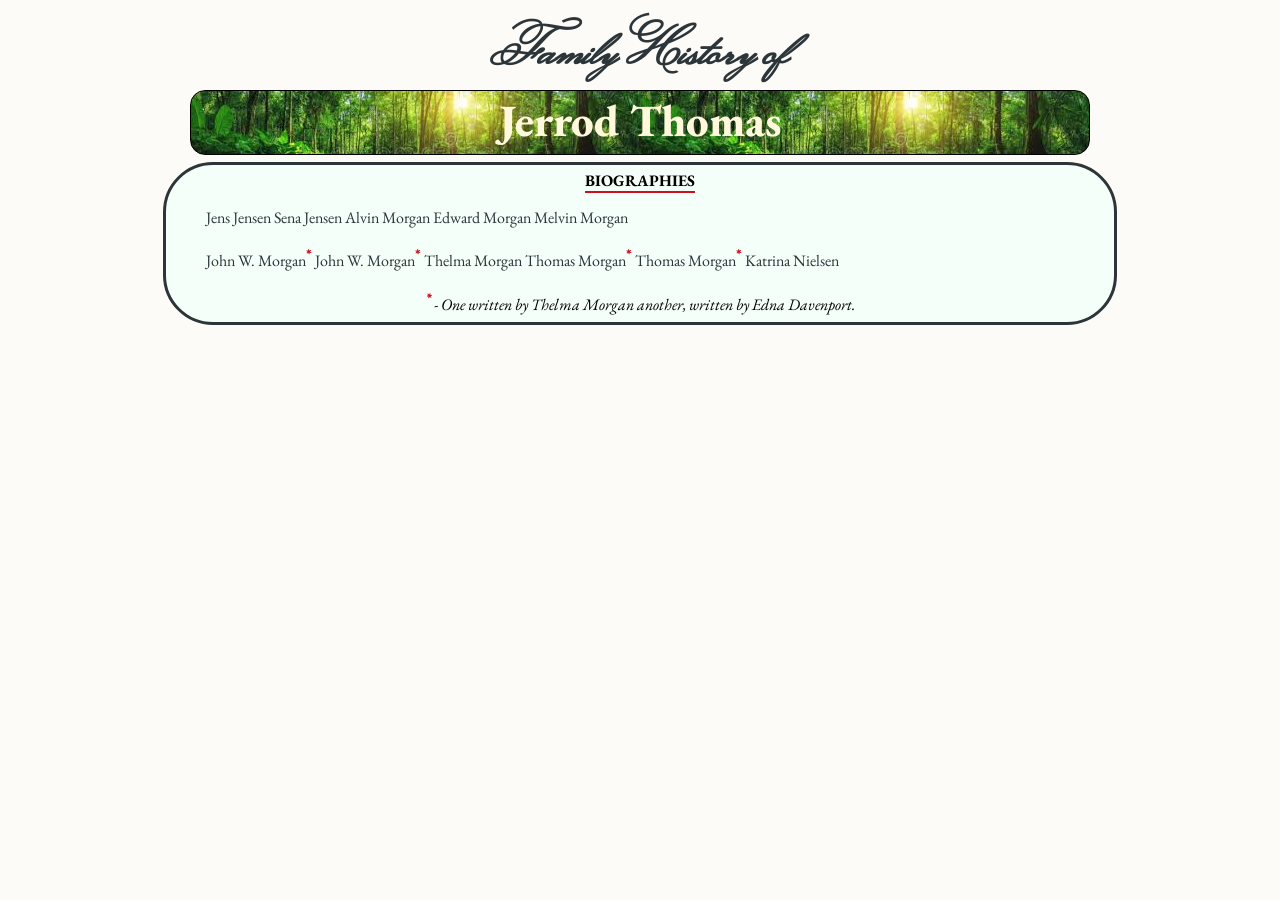
<file: index.html>
<!DOCTYPE html>
<html lang="en">
  <head>
    <meta name="viewport" content="width=device-width, initial-scale=1">
    <link rel="stylesheet" href="https://cdnjs.cloudflare.com/ajax/libs/font-awesome/4.7.0/css/font-awesome.min.css">
    <link rel="stylesheet" href="./style/main.css">
    <title>Jerrod's Family History</title>
  </head>
  <body>
    <div id="mike">
      <h1 class="title" id="title">Family History of</h1>
      <h2>Jerrod Thomas</h2>
    </div>
    <div class="sources">
    <div class="bio">
      <section class="details">
      <strong>
        BIOGRAPHIES
      </strong>
        </section>
      <ul>
          <li><a href="jensenjens.html">Jens Jensen</a></li>
          <li><a href="jensensena.html">Sena Jensen</a></li>
          <li><a href="morgan_alvin.html">Alvin Morgan</a></li>
          <li><a href="morganed.html">Edward Morgan</a></li>
          <li><a href="morganmelvin.html">Melvin Morgan</a></li>
        </ul>
        <ul>
          <li><a href="morganjohn01.html">John W. Morgan</a><sup>*</sup></li>
          <li><a href="morganjohn02.html">John W. Morgan</a><sup>*</sup></li>
          <li><a href="morganthelma.html">Thelma Morgan</a></li>
          <li><a href="morganthomas02.html">Thomas Morgan</a><sup>*</sup></li>
          <li><a href="morganthomas01.html">Thomas Morgan</a><sup>*</sup></li>
          <li><a href="nielsenmettie.html">Katrina Nielsen</a></li>
          </ul>
      <section class="media">
        <a href="jensenjens.html">Jens Jensen</a><br>
        <a href="jensensena.html">Sena Jensen</a><br>
        <a href="morgan_alvin.html">Alvin Morgan</a><br>
        <a href="morganed.html">Edward Morgan</a><br>
        <a href="morganmelvin.html">Melvin Morgan</a><br>
        <a href="morganjohn01.html">John W. Morgan</a><sup>*</sup><br>
        <a href="morganjohn02.html">John W. Morgan</a><sup>*</sup><br>
        <a href="morganthelma.html">Thelma Morgan</a><br>
        <a href="morganthomas02.html">Thomas Morgan</a><sup>*</sup><br>
        <a href="morganthomas01.html">Thomas Morgan</a><sup>*</sup><br>
        <a href="nielsenmettie.html">Katrina Nielsen</a><br>
      </section>
      </div>
      <div class="author">
        <i id="note">
          <sup>*</sup> - One written by Thelma Morgan another, written by Edna Davenport.
        </i>
      </div>
      </div>
  </body>
</html>
</file>
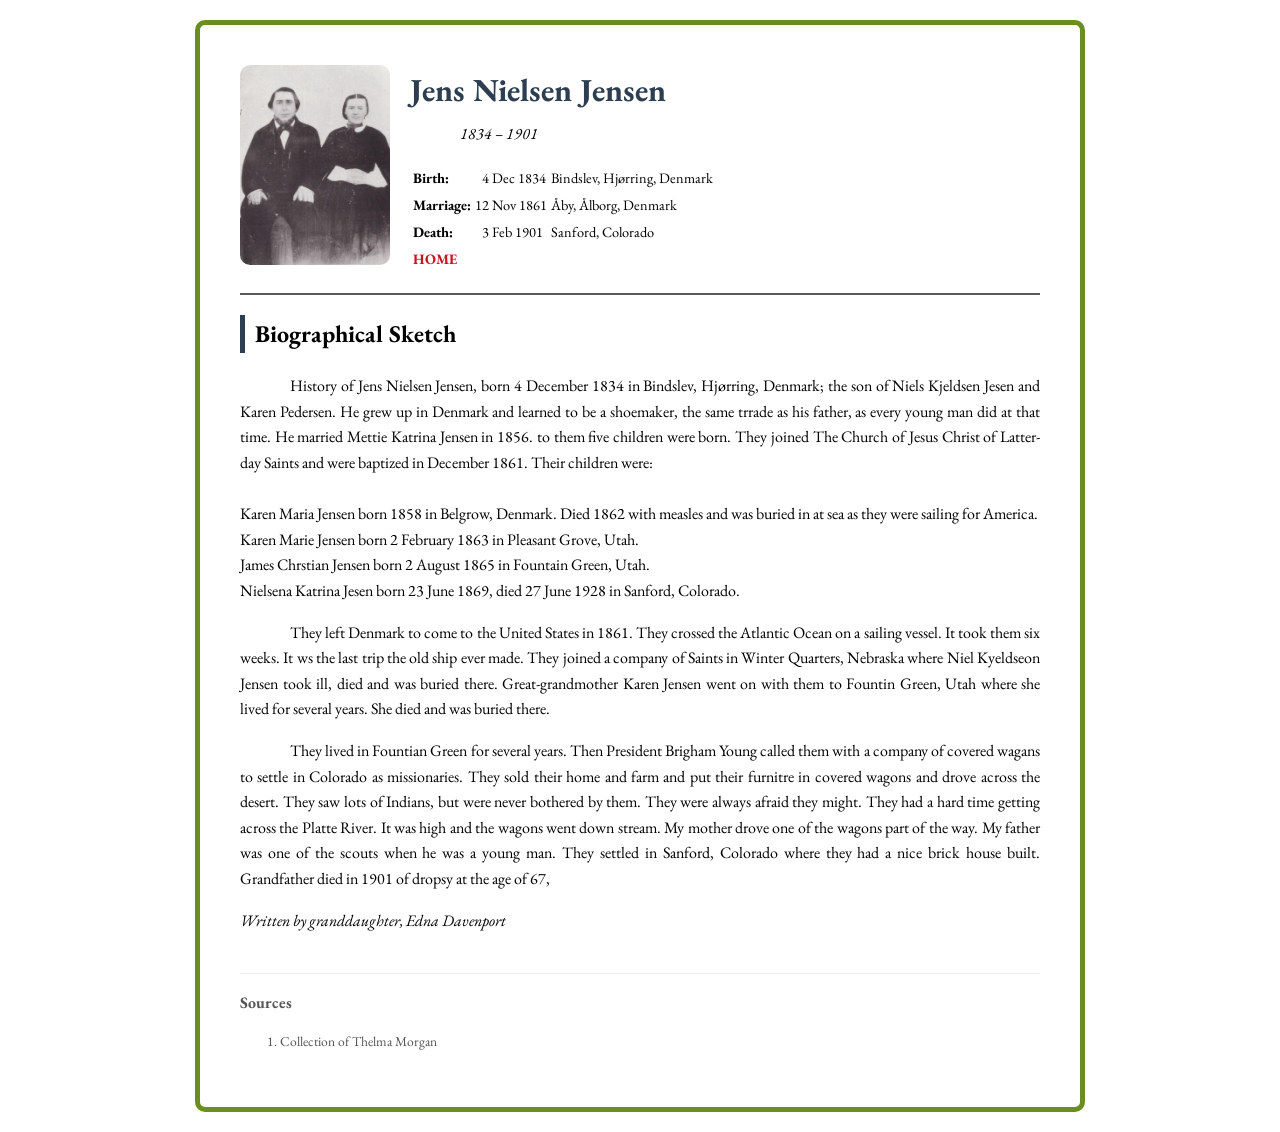
<file: jensenjens.html>
<!Doctype html>
<html lang="en">
<head>
    <meta charset="UTF-8">
    <meta name="viewport" content="width=device-width, initial-scale=1.0">
    <title>Jens Nielsen Jensen</title>
    <link rel="stylesheet" href="./style/style.css">
</head>
<body>
    <div class="ancestor-card">
        <header class="bio-header">
            <div class="profile-photo">
                <img src="./images/jensen_jensnielsen01.jpg" alt="Ancestor Name">
            </div>
            <div class="vital-stats">
                <h1>Jens Nielsen Jensen</h1>
                <p class="dates">1834 – 1901</p>
                <table class="quick-facts">
                    <tr>
                        <th>Birth:</th>
                    <td><i>0</i>4 Dec 1834</td>
                        <td>Bindslev, Hjørring, Denmark</td>
                    </tr>
                    <tr>
                        <th>Marriage:</th>
                        <td>12 Nov 1861</td>
                        <td>Åby, Ålborg, Denmark</td>
                    </tr>
                    <tr>
                    <th>Death:</th> 
                        <td><i>0</i>3 Feb 1901</td>
                        <td>Sanford, Colorado</td>
                </tr>
                    <tr>
                        <td colspan="3"><a href="index.html">HOME</a></td>
                    </tr>
                    </table>
                
            </div>
        </header>
        <section class="bio-narrative">
            <h2>Biographical Sketch</h2>
            <p>
                History of Jens Nielsen Jensen, born 4 December 1834 in Bindslev, Hjørring, Denmark; 
                the son of Niels Kjeldsen Jesen and Karen Pedersen. He grew up in Denmark and learned to be a shoemaker, 
                the same trrade as his father, as every young man did at that time. He married Mettie Katrina Jensen in 
                1856. to them five children were born. They joined The Church of Jesus Christ of Latter-day Saints and were
                baptized in December 1861. Their children were: 
            <br><br>
                Karen Maria Jensen born 1858 in Belgrow, Denmark. Died 1862 with measles and was buried in at sea as they were sailing for America.<br>
                Karen Marie Jensen born 2 February 1863 in Pleasant Grove, Utah.<br>
                James Chrstian Jensen born 2 August 1865 in Fountain Green, Utah.<br>
                Nielsena Katrina Jesen born 23 June 1869, died 27 June 1928 in Sanford, Colorado.<br>
                
            </p>
            <p>
                They left Denmark to come to the United States in 1861. They crossed the Atlantic Ocean on a sailing vessel. It took them six weeks. It ws the last trip the old ship ever made. They joined a company of Saints in Winter Quarters, Nebraska where Niel Kyeldseon Jensen took ill, died and was buried there. Great-grandmother Karen Jensen went on with them to Fountin Green, Utah where she lived for several years. She died and was buried there.
            </p>
             <p>They lived in Fountian Green for several years. Then President Brigham Young called them with a company of covered wagans to settle in Colorado as missionaries. They sold their home and farm and put their furnitre in covered wagons and drove across the desert. They saw lots of Indians, but were never bothered by them. They were always afraid they might. They had a hard time getting across the Platte River. It was high and the wagons went down stream. My mother drove one of the wagons part of the way. My father was one of the scouts when he was a young man. They settled in Sanford, Colorado where they had a nice brick house built. Grandfather died in 1901 of dropsy at the age of 67,</p>
            <sertion class="detail">
                Written by granddaughter, Edna Davenport
            </sertion>
        </section>
        <footer class="bio-sources">
            <h3>Sources</h3>
            <ol>
                <li>Collection of Thelma Morgan</li>
            </ol>
        </footer>
    
    </div>
    </body>
</html>
</file>
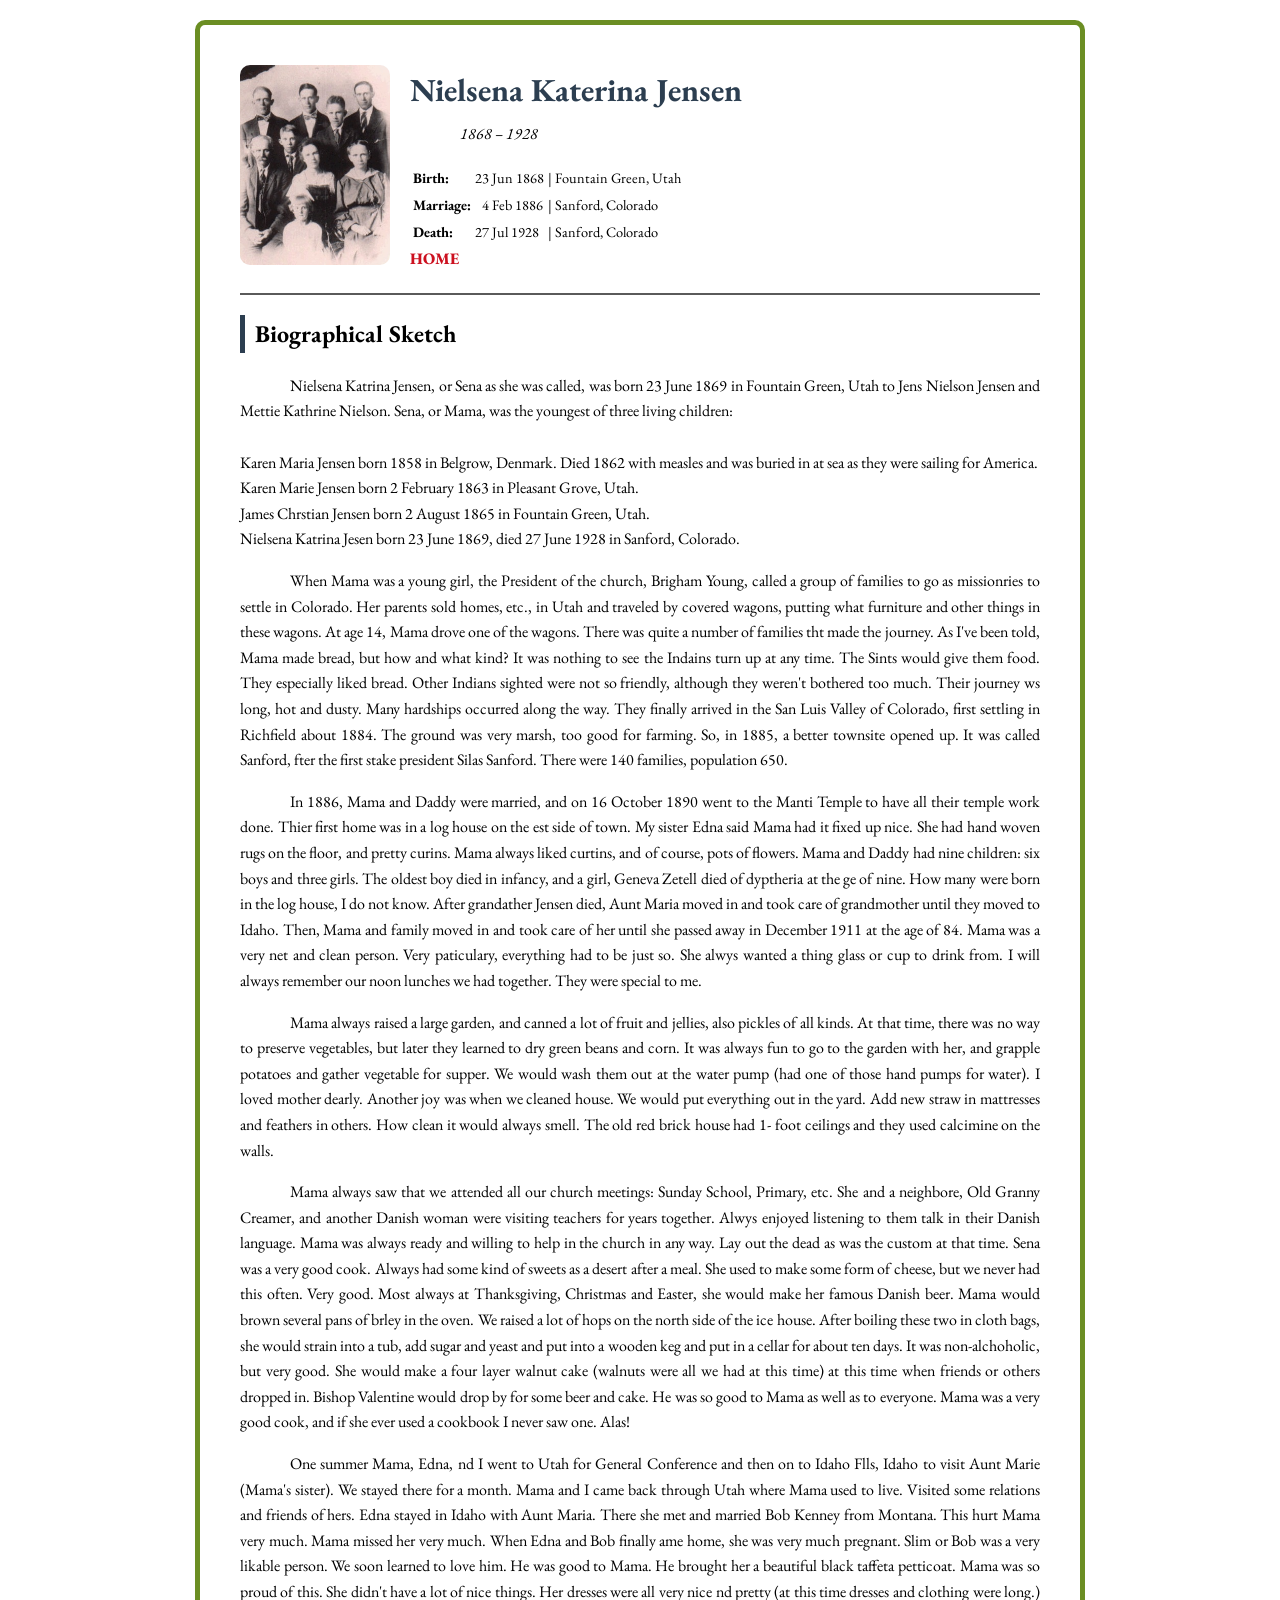
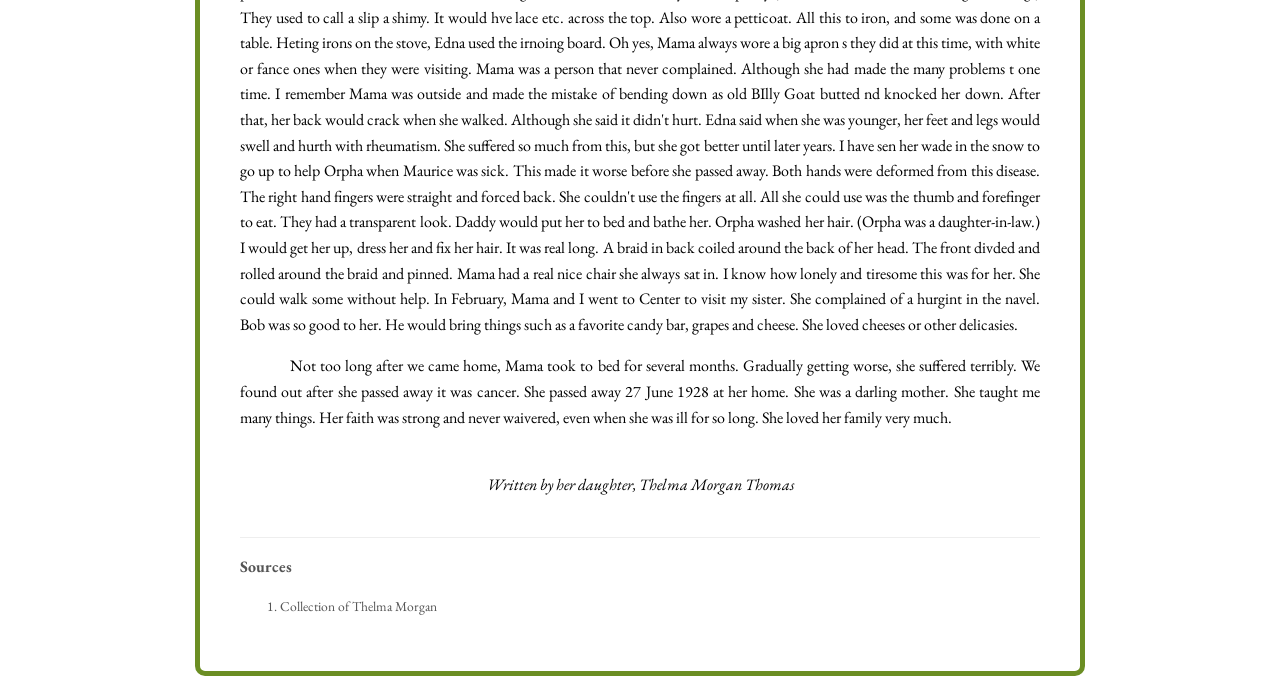
<file: jensensena.html>
<!Doctype html>
<html lang="en">
<head>
    <meta charset="UTF-8">
    <meta name="viewport" content="width=device-width, initial-scale=1.0">
    <title>Nielsena Katrina Jensen</title>
    <link rel="stylesheet" href="./style/style.css">
</head>
<body>
    <div class="ancestor-card">
        <header class="bio-header">
            <div class="profile-photo">
                <img src="./images/morgan_john01.jpg" alt="Ancestor Name">
            </div>
            <div class="vital-stats">
                <h1>Nielsena Katerina Jensen</h1>
                <p class="dates">1868 – 1928</p>
                <table class="quick-facts">
                    <tr>
                        <th>Birth:</th>
                        <td>23 Jun 1868</td>
                        <td>| Fountain Green, Utah</td>
                        </tr>
                    <tr>
                        <th>Marriage:</th>
                        <td> <i>0</i>4 Feb 1886</td>
                        <td>| Sanford, Colorado</td>
                    </tr>
                    <tr>
                        <th>Death:</th>
                        <td> 27 Jul 1928</td>
                        <td>| Sanford, Colorado</td>
                    </tr>
                </table>
                <strong>
                    <a href="index.html">HOME</a>
                </strong>
            </div>
        </header>
        <section class="bio-narrative">
            <h2>Biographical Sketch</h2>
            <p>
                Nielsena Katrina Jensen, or Sena as she was called, was born 23 June 1869 in Fountain Green, Utah to Jens Nielson Jensen and Mettie Kathrine Nielson. Sena, or Mama, was the youngest of three living children: 
            <br><br>
                    Karen Maria Jensen born 1858 in Belgrow, Denmark. Died 1862 with measles and was buried in at sea as they were sailing for America.<br>
                    Karen Marie Jensen born 2 February 1863 in Pleasant Grove, Utah.<br>
                    James Chrstian Jensen born 2 August 1865 in Fountain Green, Utah.<br>
                    Nielsena Katrina Jesen born 23 June 1869, died 27 June 1928 in Sanford, Colorado.<br>
            </p>
            <p>
            When Mama was a young girl, the President of the church, Brigham Young, called a group of families to go as missionries to settle in Colorado. Her parents sold homes, etc., in Utah and traveled by covered wagons, putting what furniture and other things in these wagons. At age 14, Mama drove one of the wagons. There was quite a number of families tht made the journey. As I've been told, Mama made bread, but how and what kind? It was nothing to see the Indains turn up at any time. The Sints would give them food. They especially liked bread. Other Indians sighted were not so friendly, although they weren't bothered too much. Their journey ws long, hot and dusty. Many hardships occurred along the way. They finally arrived in the San Luis Valley of Colorado, first settling in Richfield about 1884. The ground was very marsh, too good for farming. So, in 1885, a better townsite opened up. It was called Sanford, fter the first stake president Silas Sanford. There were 140 families, population 650. 
            </p><p>
             In 1886, Mama and Daddy were married, and on 16 October 1890 went to the Manti Temple to have all their temple work done. Thier first home was in a log house on the est side of town. My sister Edna said Mama had it fixed up nice. She had hand woven rugs on the floor, and pretty curins. Mama always liked curtins, and of course, pots of flowers. Mama and Daddy had nine children: six boys and three girls. The oldest boy died in infancy, and a girl, Geneva Zetell died of dyptheria at the ge of nine. How many were born in the log house, I do not know. After grandather Jensen died, Aunt Maria moved in and took care of grandmother until they moved to Idaho. Then, Mama and family moved in and took care of her until she passed away in December 1911 at the age of 84. Mama was a very net and clean person. Very paticulary, everything had to be just so. She alwys wanted a thing glass or cup to drink from. I will always remember our noon lunches we had together. They were special to me.
            </p><p>
            Mama always raised a large garden, and canned a lot of fruit and jellies, also pickles of all kinds. At that time, there was no way to preserve vegetables, but later they learned to dry green beans and corn. It was always fun to go to the garden with her, and grapple potatoes and gather vegetable for supper. We would wash them out at the water pump (had one of those hand pumps for water). I loved mother dearly. Another joy was when we cleaned house. We would put everything out in the yard. Add new straw in mattresses and feathers in others. How clean it would always smell. The old red brick house had 1- foot ceilings and they used calcimine on the walls.
            </p><p>
            Mama always saw that we attended all our church meetings: Sunday School, Primary, etc. She and a neighbore, Old Granny Creamer, and another Danish woman were visiting teachers for years together. Alwys enjoyed listening to them talk in their Danish language. Mama was always ready and willing to help in the church in any way. Lay out the dead as was the custom at that time. Sena was a very good cook. Always had some kind of sweets as a desert after a meal. She used to make some form of cheese, but we never had this often. Very good. Most always at Thanksgiving, Christmas and Easter, she would make her famous Danish beer. Mama would brown several pans of brley in the oven. We raised a lot of hops on the north side of the ice house. After boiling these two in cloth bags, she would strain into a tub, add sugar and yeast and put into a wooden keg and put in a cellar for about ten days. It was non-alchoholic, but very good. She would make a four layer walnut cake (walnuts were all we had at this time) at this time when friends or others dropped in. Bishop Valentine would drop by for some beer and cake. He was so good to Mama as well as to everyone. Mama was a very good cook, and if she ever used a cookbook I never saw one. Alas!
            </p><p>
            One summer Mama, Edna, nd I went to Utah for General Conference and then on to Idaho Flls, Idaho to visit Aunt Marie (Mama's sister). We stayed there for a month. Mama and I came back through Utah where Mama used to live. Visited some relations and friends of hers. Edna stayed in Idaho with Aunt Maria. There she met and married Bob Kenney from Montana. This hurt Mama very much. Mama missed her very much. When Edna and Bob finally ame home, she was very much pregnant. Slim or Bob was a very likable person. We soon learned to love him. He was good to Mama. He brought her a beautiful black taffeta petticoat. Mama was so proud of this. She didn't have a lot of nice things. Her dresses were all very nice nd pretty (at this time dresses and clothing were long.) They used to call a slip a shimy. It would hve lace etc. across the top. Also wore a petticoat. All this to iron, and some was done on a table. Heting irons on the stove, Edna used the irnoing board. Oh yes, Mama always wore a big apron s they did at this time, with white or fance ones when they were visiting. Mama was a person that never complained. Although she had made the many problems t one time. I remember Mama was outside and made the mistake of bending down as old BIlly Goat butted nd knocked her down. After that, her back would crack when she walked. Although she said it didn't hurt. Edna said when she was younger, her feet and legs would swell and hurth with rheumatism. She suffered so much from this, but she got better until later years. I have sen her wade in the snow to go up to help Orpha when Maurice was sick. This made it worse before she passed away. Both hands were deformed from this disease. The right hand fingers were straight and forced back. She couldn't use the fingers at all. All she could use was the thumb and forefinger to eat. They had a transparent look. Daddy would put her to bed and bathe her. Orpha washed her hair. (Orpha was a daughter-in-law.) I would get her up, dress her and fix her hair. It was real long. A braid in back coiled around the back of her head. The front divded and rolled around the braid and pinned. Mama had a real nice chair she always sat in. I know how lonely and tiresome this was for her. She could walk some without help. In February, Mama and I went to Center to visit my sister. She complained of a hurgint in the navel. Bob was so good to her. He would bring things such as a favorite candy bar, grapes and cheese. She loved cheeses or other delicasies.
            </p><p>
            Not too long after we came home, Mama took to bed for several months. Gradually getting worse, she suffered terribly. We found out after she passed away it was cancer. She passed away 27 June 1928 at her home. She was a darling mother. She taught me many things. Her faith was strong and never waivered, even when she was ill for so long. She loved her family very much.
            
            <br><br>
            <section class="detail">
                
Written by her daughter, Thelma Morgan Thomas 
            </section>
        </section>
        <footer class="bio-sources">
            <h3>Sources</h3>
            <ol>
                <li>Collection of Thelma Morgan</li>
            </ol>
        </footer>
    </div>
    </body>
</html>
</file>
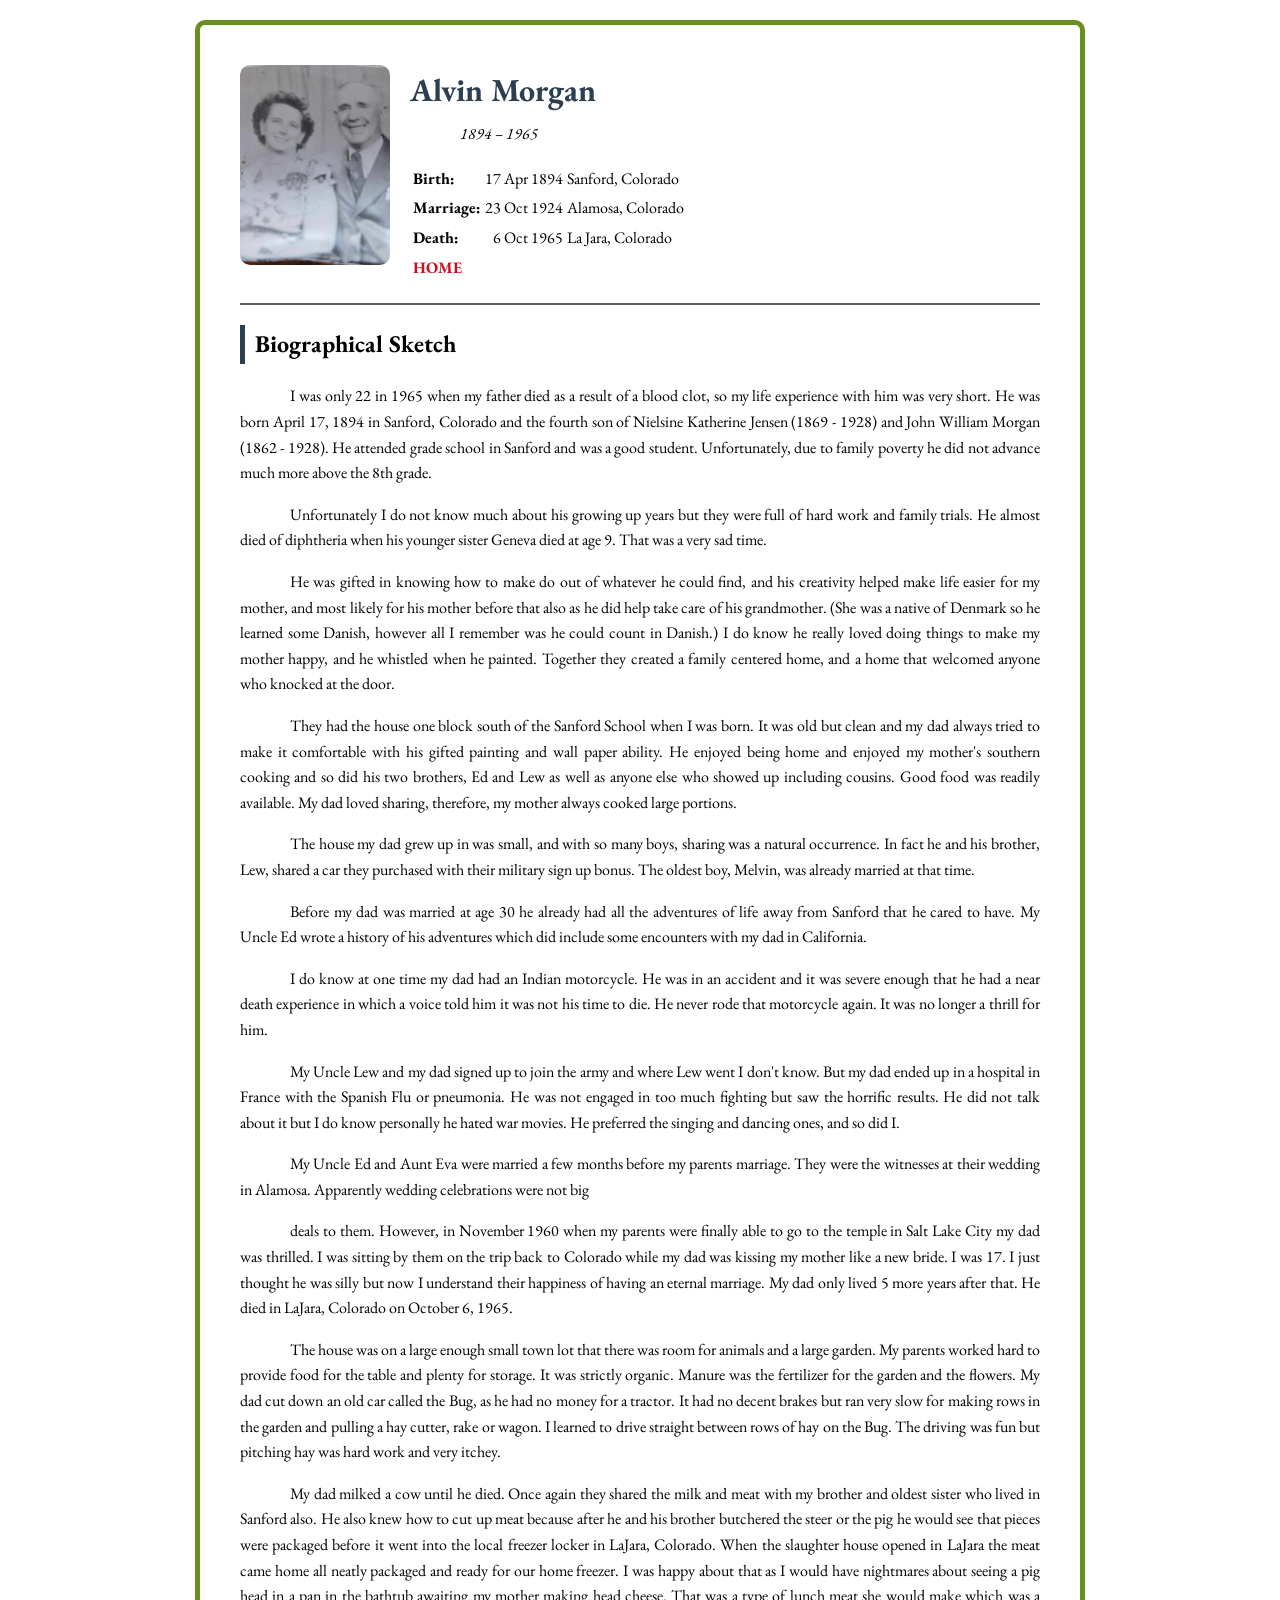
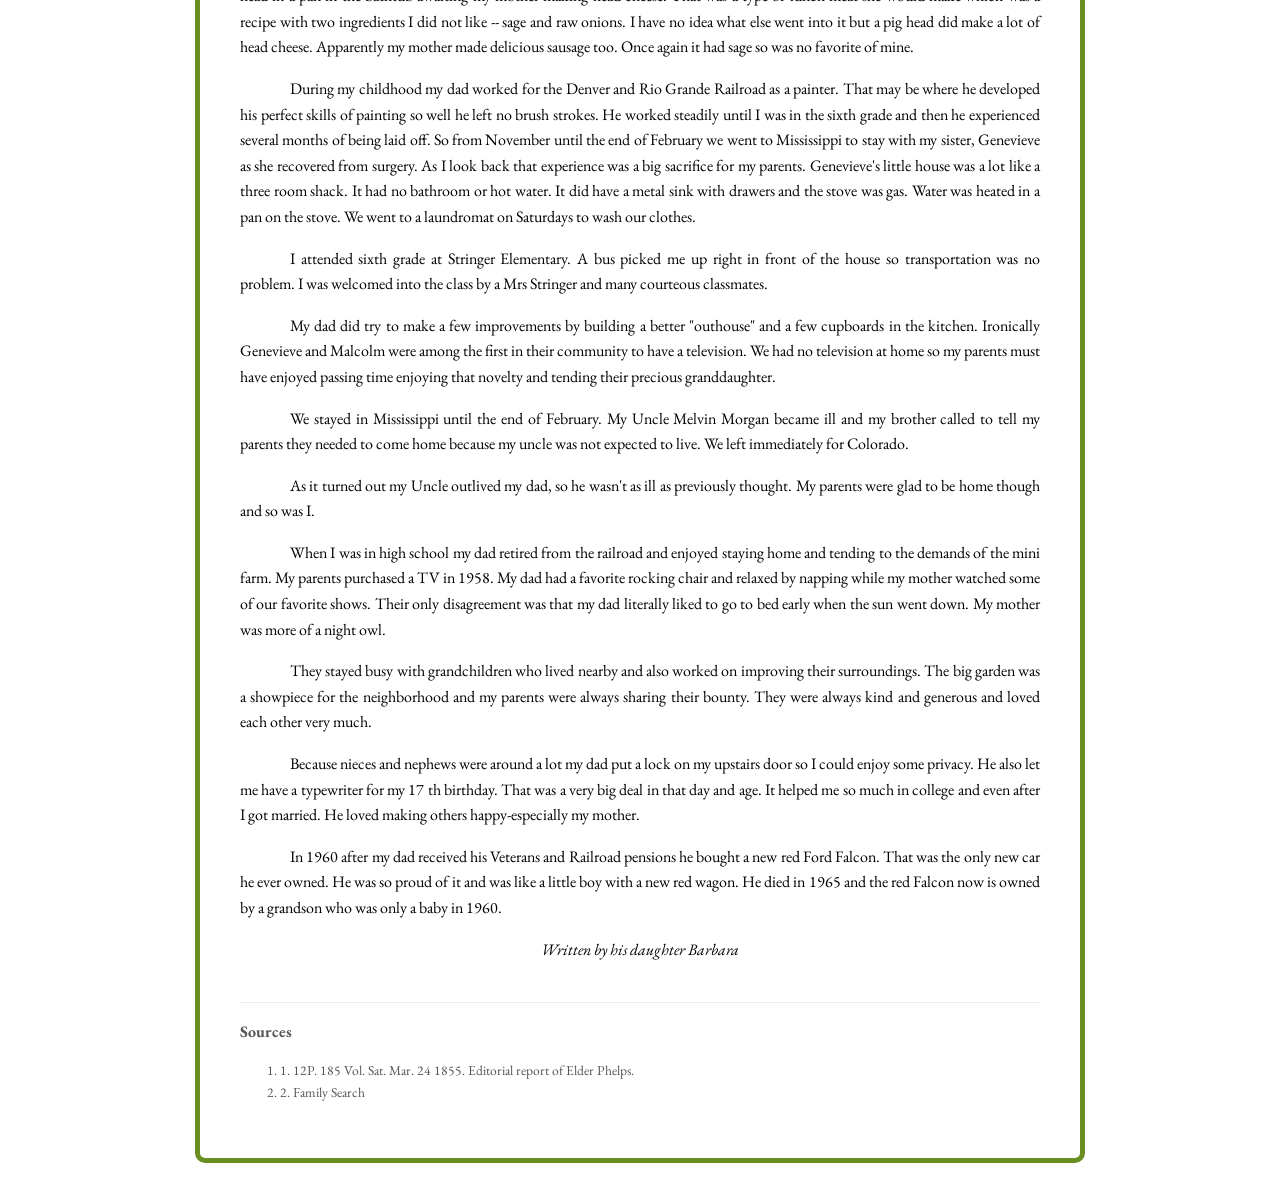
<file: morgan_alvin.html>
<!Doctype html>
<html lang="en">
<head>
    <meta charset="UTF-8">
    <meta name="viewport" content="width=device-width, initial-scale=1.0">
    <title>Alvin Morgan</title>
    <link rel="stylesheet" href="./style/style.css">
</head>
<body>
    <div class="ancestor-card">
        <header class="bio-header">
            <div class="profile-photo">
                <img src="./images/morgan_alva02.jpg" alt="Ancestor Name">
            </div>
            <div class="vital-stats">
                <h1>Alvin Morgan</h1>
                <p class="dates">1894 – 1965</p>
                <table>
                    <tr>
                        <th>Birth:</th>
                        <td>17 Apr 1894</td>
                        <td>Sanford, Colorado</td>
                        </tr>
                    <tr>
                        <th>Marriage:</th>
                        <td>23 Oct 1924</td>
                        <td>Alamosa, Colorado</td>
                    </tr>
                    <tr>
                        <th>Death:</th>
                        <td><i>0</i>6 Oct 1965</td>
                        <td>La Jara, Colorado</td>
                </tr>
                    <tr>
                        <td colspan="3"><a href="index.html">HOME</a></td>
                    </tr>
                </table>
                
            </div>
        </header>
        <section class="bio-narrative">
            <h2>Biographical Sketch</h2>
            <p>
            I was only 22 in 1965 when my father died as a result of a blood clot, so my life experience with him was very short. He was born April 17, 1894 in Sanford, Colorado and the fourth son of Nielsine Katherine Jensen (1869 - 1928) and John William Morgan (1862 - 1928). He attended grade school in Sanford and was a good student. Unfortunately, due to family poverty he did not advance much more above the 8th grade.
            </p><p>
            Unfortunately I do not know much about his growing up years but they were full of hard work and family trials. He almost died of diphtheria when his younger sister Geneva died at age 9. That was a very sad time.
</p><p>
He was gifted in knowing how to make do out of whatever he could find, and his creativity helped make life easier for my mother, and most likely for his mother before that also as he did help take care of his grandmother. (She was a native of Denmark so he learned some Danish, however all I remember was he could count in Danish.) I do know he really loved doing things to make my mother happy, and he whistled when he painted. Together they created a family centered home, and a home that welcomed anyone who knocked at the door.
</p><p>
They had the house one block south of the Sanford School when I was born. It was old but clean and my dad always tried to make it comfortable with his gifted painting and wall paper ability. He enjoyed being home and enjoyed my mother's southern cooking and so did his two brothers, Ed and Lew as well as anyone else who showed up including cousins. Good food was readily available. My dad loved sharing, therefore, my mother always cooked large portions.
</p><p>
The house my dad grew up in was small, and with so many boys, sharing was a natural occurrence. In fact he and his brother, Lew, shared a car they purchased with their military sign up bonus. The oldest boy, Melvin, was already married at that time.
</p><p>
Before my dad was married at age 30 he already had all the adventures of life away from Sanford that he cared to have. My Uncle Ed wrote a history of his adventures which did include some encounters with my dad in California.
</p><p>
I do know at one time my dad had an Indian motorcycle. He was in an accident and it was severe enough that he had a near death experience in which a voice told him it was not his time to die. He never rode that motorcycle again. It was no longer a thrill for him.
</p><p>
My Uncle Lew and my dad signed up to join the army and where Lew went I don't know. But my dad ended up in a hospital in France with the Spanish Flu or pneumonia. He was not engaged in too much fighting but saw the horrific results. He did not talk about it but I do know personally he hated war movies. He preferred the singing and dancing ones, and so did I.
</p><p>
My Uncle Ed and Aunt Eva were married a few months before my parents marriage. They were the witnesses at their wedding in Alamosa. Apparently wedding celebrations were not big
</p><p>
deals to them. However, in November 1960 when my parents were finally able to go to the temple in Salt Lake City my dad was thrilled. I was sitting by them on the trip back to Colorado while my dad was kissing my mother like a new bride. I was 17. I just thought he was silly but now I understand their happiness of having an eternal marriage. My dad only lived 5 more years after that. He died in LaJara, Colorado on October 6, 1965.
</p><p>
The house was on a large enough small town lot that there was room for animals and a large garden. My parents worked hard to provide food for the table and plenty for storage. It was strictly organic. Manure was the fertilizer for the garden and the flowers. My dad cut down an old car called the Bug, as he had no money for a tractor. It had no decent brakes but ran very slow for making rows in the garden and pulling a hay cutter, rake or wagon. I learned to drive straight between rows of hay on the Bug. The driving was fun but pitching hay was hard work and very itchey.
</p><p>
My dad milked a cow until he died. Once again they shared the milk and meat with my brother and oldest sister who lived in Sanford also. He also knew how to cut up meat because after he and his brother butchered the steer or the pig he would see that pieces were packaged before it went into the local freezer locker in LaJara, Colorado. When the slaughter house opened in LaJara the meat came home all neatly packaged and ready for our home freezer. I was happy about that as I would have nightmares about seeing a pig head in a pan in the bathtub awaiting my mother making head cheese. That was a type of lunch meat she would make which was a recipe with two ingredients I did not like -- sage and raw onions. I have no idea what else went into it but a pig head did make a lot of head cheese. Apparently my mother made delicious sausage too. Once again it had sage so was no favorite of mine.
</p><p>
During my childhood my dad worked for the Denver and Rio Grande Railroad as a painter. That may be where he developed his perfect skills of painting so well he left no brush strokes. He worked steadily until I was in the sixth grade and then he experienced several months of being laid off. So from November until the end of February we went to Mississippi to stay with my sister, Genevieve as she recovered from surgery. As I look back that experience was a big sacrifice for my parents. Genevieve's little house was a lot like a three room shack. It had no bathroom or hot water. It did have a metal sink with drawers and the stove was gas. Water was heated in a pan on the stove. We went to a laundromat on Saturdays to wash our clothes.
</p><p>
I attended sixth grade at Stringer Elementary. A bus picked me up right in front of the house so transportation was no problem. I was welcomed into the class by a Mrs Stringer and many courteous classmates.
</p><p>
My dad did try to make a few improvements by building a better "outhouse" and a few cupboards in the kitchen. Ironically Genevieve and Malcolm were among the first in their community to have a television. We had no television at home so my parents must have enjoyed passing time enjoying that novelty and tending their precious granddaughter.
</p><p>
We stayed in Mississippi until the end of February. My Uncle Melvin Morgan became ill and my brother called to tell my parents they needed to come home because my uncle was not expected to live. We left immediately for Colorado.
</p><p>
As it turned out my Uncle outlived my dad, so he wasn't as ill as previously thought. My parents were glad to be home though and so was I.
</p><p>
When I was in high school my dad retired from the railroad and enjoyed staying home and tending to the demands of the mini farm. My parents purchased a TV in 1958. My dad had a favorite rocking chair and relaxed by napping while my mother watched some of our favorite shows. Their only disagreement was that my dad literally liked to go to bed early when the sun went down. My mother was more of a night owl.
</p><p>
They stayed busy with grandchildren who lived nearby and also worked on improving their surroundings. The big garden was a showpiece for the neighborhood and my parents were always sharing their bounty. They were always kind and generous and loved each other very much.
</p><p>
Because nieces and nephews were around a lot my dad put a lock on my upstairs door so I could enjoy some privacy. He also let me have a typewriter for my 17 th birthday. That was a very big deal in that day and age. It helped me so much in college and even after I got married. He loved making others happy-especially my mother.
</p><p>
In 1960 after my dad received his Veterans and Railroad pensions he bought a new red Ford Falcon. That was the only new car he ever owned. He was so proud of it and was like a little boy with a new red wagon. He died in 1965 and the red Falcon now is owned by a grandson who was only a baby in 1960.
            </p>
            <section class="detail"> Written by his daughter Barbara</section>
            <footer class="bio-sources">
            <h3>Sources</h3>
            <ol>
                <li>1. 12P. 185 Vol. Sat. Mar. 24 1855. Editorial report of Elder Phelps.</li>
                <li>2. Family Search</li>
            </ol>
            </footer>
        </section>
    </div>
    </body>
</html>
</file>
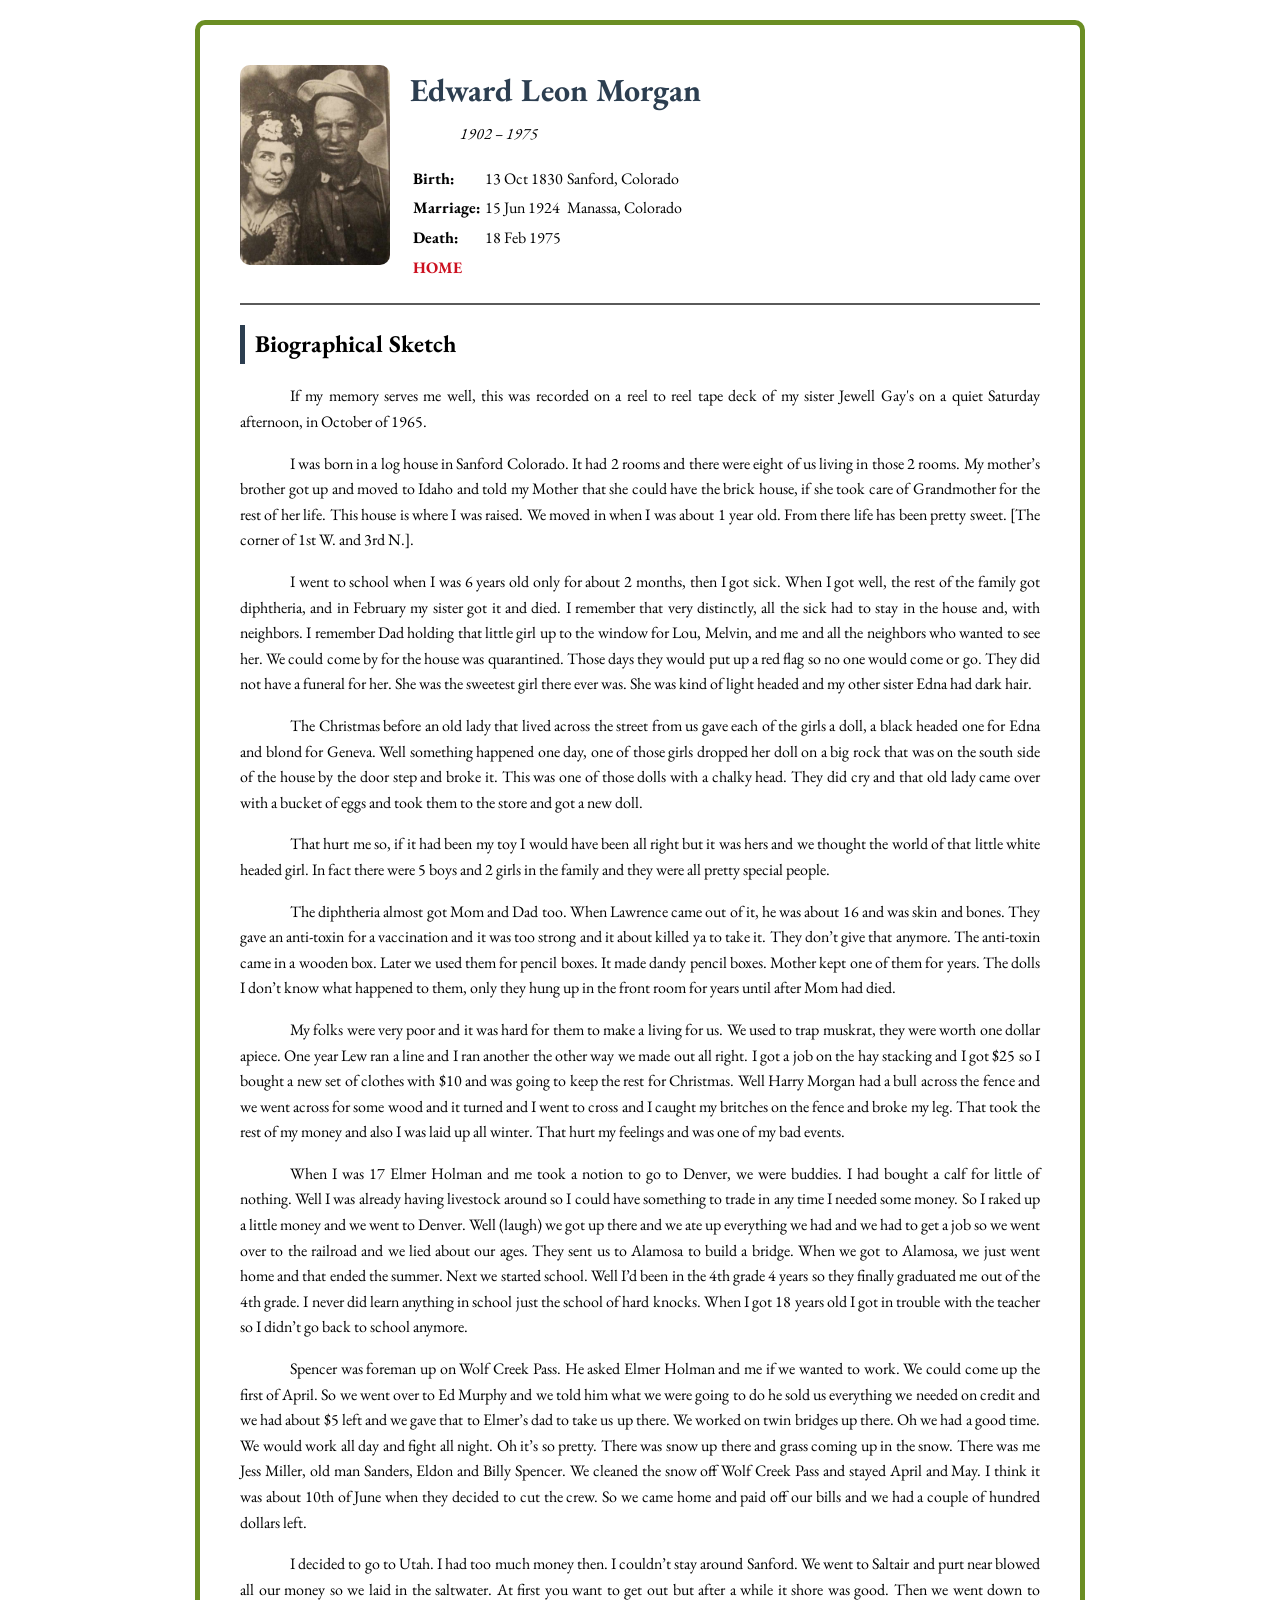
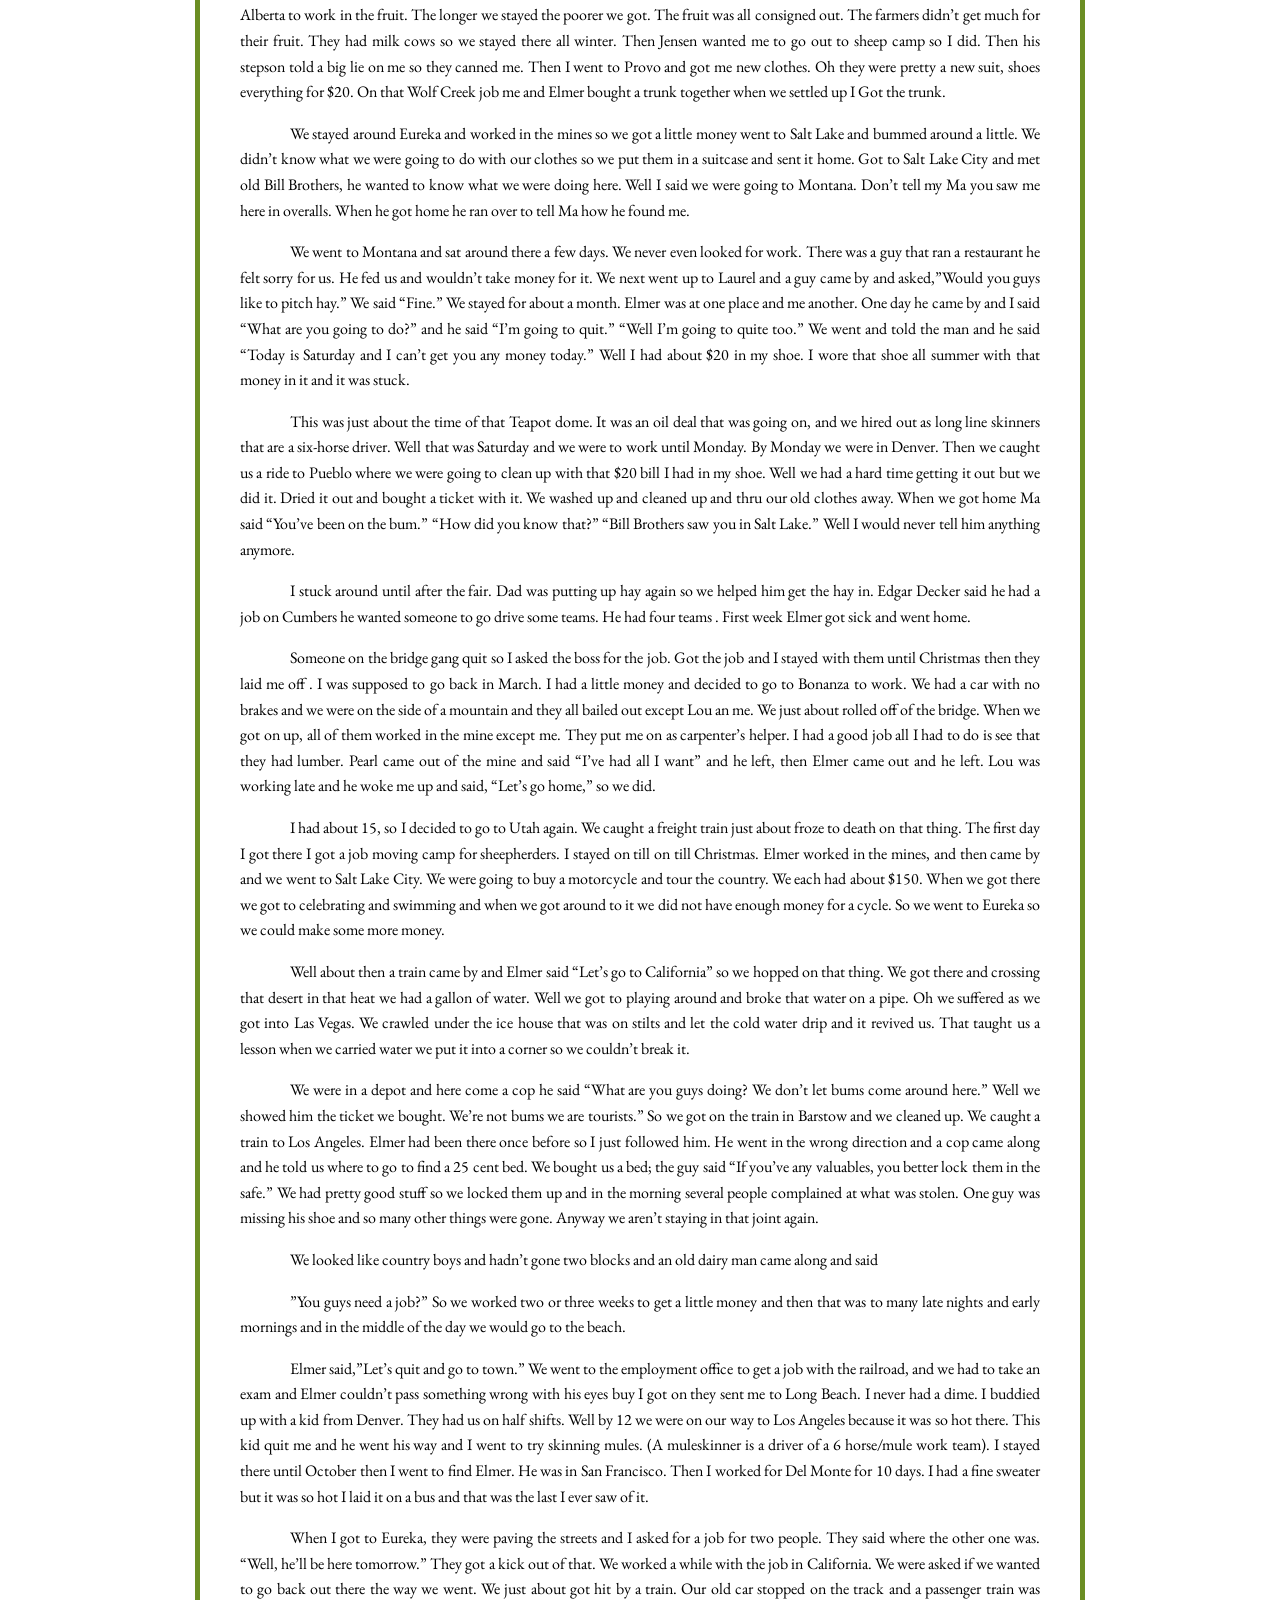
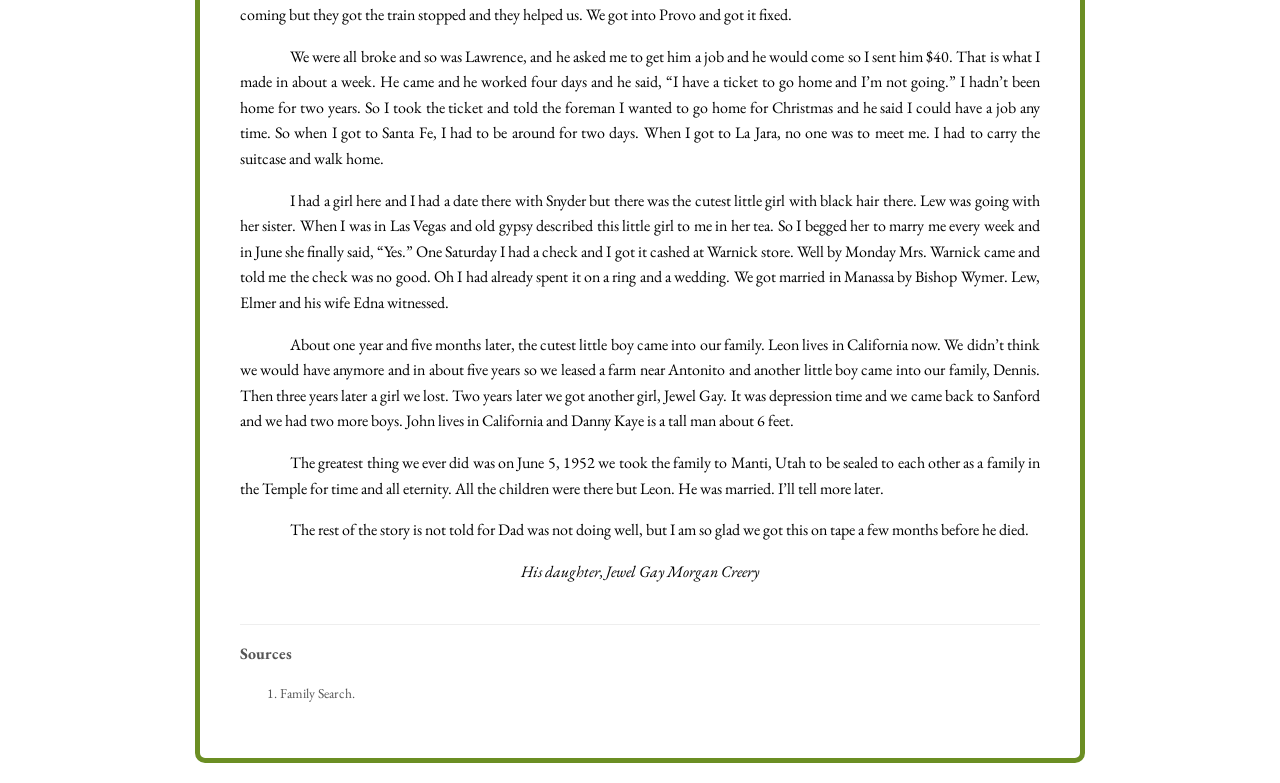
<file: morganed.html>
<!Doctype html>
<html lang="en">
<head>
    <meta charset="UTF-8">
    <meta name="viewport" content="width=device-width, initial-scale=1.0">
    <title>Edward Leon Morgan</title>
    <link rel="stylesheet" href="./style/style.css">
</head>
<body>
    <div class="ancestor-card">
        <header class="bio-header">
            <div class="profile-photo">
                <img src="./images/morgan_edward_leon.jpg" alt="Ancestor Name">
            </div>
            <div class="vital-stats">
                <h1>Edward Leon Morgan</h1>
                <p class="dates">1902 – 1975</p>
                <table>
                    <tr>
                        <th>Birth:</th>
                        <td>13 Oct 1830</td>
                        <td>Sanford, Colorado</td>
                        </tr>
                    <tr>
                        <th>Marriage:</th>
                        <td>15 Jun 1924</td>
                        <td>Manassa, Colorado</td>
                    </tr>
                    <tr>
                        <th>Death:</th>
                        <td> 18 Feb 1975</td>
                        <td>&nbsp;</td>
                </tr>
                    <tr>
                        <td colspan="3"><a href="index.html">HOME</a></td>
                    </tr>
                </table>
                
            </div>
        </header>
        <section class="bio-narrative">
            <h2>Biographical Sketch</h2>
            <p>
            If my memory serves me well, this was recorded on a reel to reel tape deck of my sister Jewell Gay's on a quiet Saturday afternoon, in October of 1965.
            </p><p>
            I was born in a log house in Sanford Colorado. It had 2 rooms and there were eight of us living in those 2 rooms. My mother’s brother got up and moved to Idaho and told my Mother that she could have the brick house, if she took care of Grandmother for the rest of her life. This house is where I was raised. We moved in when I was about 1 year old. From there life has been pretty sweet. [The corner of 1st W. and 3rd N.].
            </p><p>
            I went to school when I was 6 years old only for about 2 months, then I got sick. When I got well, the rest of the family got diphtheria, and in February my sister got it and died. I remember that very distinctly, all the sick had to stay in the house and, with neighbors. I remember Dad holding that little girl up to the window for Lou, Melvin, and me and all the neighbors who wanted to see her. We could come by for the house was quarantined. Those days they would put up a red flag so no one would come or go. They did not have a funeral for her. She was the sweetest girl there ever was. She was kind of light headed and my other sister Edna had dark hair.
            </p><p>
            The Christmas before an old lady that lived across the street from us gave each of the girls a doll, a black headed one for Edna and blond for Geneva. Well something happened one day, one of those girls dropped her doll on a big rock that was on the south side of the house by the door step and broke it. This was one of those dolls with a chalky head. They did cry and that old lady came over with a bucket of eggs and took them to the store and got a new doll.
            </p><p>
            That hurt me so, if it had been my toy I would have been all right but it was hers and we thought the world of that little white headed girl. In fact there were 5 boys and 2 girls in the family and they were all pretty special people.
            </p><p>
            The diphtheria almost got Mom and Dad too. When Lawrence came out of it, he was about 16 and was skin and bones. They gave an anti-toxin for a vaccination and it was too strong and it about killed ya to take it. They don’t give that anymore. The anti-toxin came in a wooden box. Later we used them for pencil boxes. It made dandy pencil boxes. Mother kept one of them for years. The dolls I don’t know what happened to them, only they hung up in the front room for years until after Mom had died.
            </p><p>
            My folks were very poor and it was hard for them to make a living for us. We used to trap muskrat, they were worth one dollar apiece. One year Lew ran a line and I ran another the other way we made out all right. I got a job on the hay stacking and I got $25 so I bought a new set of clothes with $10 and was going to keep the rest for Christmas. Well Harry Morgan had a bull across the fence and we went across for some wood and it turned and I went to cross and I caught my britches on the fence and broke my leg. That took the rest of my money and also I was laid up all winter. That hurt my feelings and was one of my bad events.
            </p><p>
            When I was 17 Elmer Holman and me took a notion to go to Denver, we were buddies. I had bought a calf for little of nothing. Well I was already having livestock around so I could have something to trade in any time I needed some money. So I raked up a little money and we went to Denver. Well (laugh) we got up there and we ate up everything we had and we had to get a job so we went over to the railroad and we lied about our ages. They sent us to Alamosa to build a bridge. When we got to Alamosa, we just went home and that ended the summer. Next we started school. Well I’d been in the 4th grade 4 years so they finally graduated me out of the 4th grade. I never did learn anything in school just the school of hard knocks. When I got 18 years old I got in trouble with the teacher so I didn’t go back to school anymore.
            </p><p>
            Spencer was foreman up on Wolf Creek Pass. He asked Elmer Holman and me if we wanted to work. We could come up the first of April. So we went over to Ed Murphy and we told him what we were going to do he sold us everything we needed on credit and we had about $5 left and we gave that to Elmer’s dad to take us up there. We worked on twin bridges up there. Oh we had a good time. We would work all day and fight all night. Oh it’s so pretty. There was snow up there and grass coming up in the snow. There was me Jess Miller, old man Sanders, Eldon and Billy Spencer. We cleaned the snow off Wolf Creek Pass and stayed April and May. I think it was about 10th of June when they decided to cut the crew. So we came home and paid off our bills and we had a couple of hundred dollars left.
            </p><p>
            I decided to go to Utah. I had too much money then. I couldn’t stay around Sanford. We went to Saltair and purt near blowed all our money so we laid in the saltwater. At first you want to get out but after a while it shore was good. Then we went down to Alberta to work in the fruit. The longer we stayed the poorer we got. The fruit was all consigned out. The farmers didn’t get much for their fruit. They had milk cows so we stayed there all winter. Then Jensen wanted me to go out to sheep camp so I did. Then his stepson told a big lie on me so they canned me. Then I went to Provo and got me new clothes. Oh they were pretty a new suit, shoes everything for $20. On that Wolf Creek job me and Elmer bought a trunk together when we settled up I Got the trunk.
            </p><p>
            We stayed around Eureka and worked in the mines so we got a little money went to Salt Lake and bummed around a little. We didn’t know what we were going to do with our clothes so we put them in a suitcase and sent it home. Got to Salt Lake City and met old Bill Brothers, he wanted to know what we were doing here. Well I said we were going to Montana. Don’t tell my Ma you saw me here in overalls. When he got home he ran over to tell Ma how he found me.
            </p><p>
            We went to Montana and sat around there a few days. We never even looked for work. There was a guy that ran a restaurant he felt sorry for us. He fed us and wouldn’t take money for it. We next went up to Laurel and a guy came by and asked,”Would you guys like to pitch hay.” We said “Fine.” We stayed for about a month. Elmer was at one place and me another. One day he came by and I said “What are you going to do?” and he said “I’m going to quit.” “Well I’m going to quite too.” We went and told the man and he said “Today is Saturday and I can’t get you any money today.” Well I had about $20 in my shoe. I wore that shoe all summer with that money in it and it was stuck.
            </p><p>
            This was just about the time of that Teapot dome. It was an oil deal that was going on, and we hired out as long line skinners that are a six-horse driver. Well that was Saturday and we were to work until Monday. By Monday we were in Denver. Then we caught us a ride to Pueblo where we were going to clean up with that $20 bill I had in my shoe. Well we had a hard time getting it out but we did it. Dried it out and bought a ticket with it. We washed up and cleaned up and thru our old clothes away. When we got home Ma said “You’ve been on the bum.” “How did you know that?” “Bill Brothers saw you in Salt Lake.” Well I would never tell him anything anymore.
            </p><p>
            I stuck around until after the fair. Dad was putting up hay again so we helped him get the hay in. Edgar Decker said he had a job on Cumbers he wanted someone to go drive some teams. He had four teams . First week Elmer got sick and went home.
            </p><p>
            Someone on the bridge gang quit so I asked the boss for the job. Got the job and I stayed with them until Christmas then they laid me off . I was supposed to go back in March. I had a little money and decided to go to Bonanza to work. We had a car with no brakes and we were on the side of a mountain and they all bailed out except Lou an me. We just about rolled off of the bridge. When we got on up, all of them worked in the mine except me. They put me on as carpenter’s helper. I had a good job all I had to do is see that they had lumber. Pearl came out of the mine and said “I’ve had all I want” and he left, then Elmer came out and he left. Lou was working late and he woke me up and said, “Let’s go home,” so we did.
            </p><p>
            I had about 15, so I decided to go to Utah again. We caught a freight train just about froze to death on that thing. The first day I got there I got a job moving camp for sheepherders. I stayed on till on till Christmas. Elmer worked in the mines, and then came by and we went to Salt Lake City. We were going to buy a motorcycle and tour the country. We each had about $150. When we got there we got to celebrating and swimming and when we got around to it we did not have enough money for a cycle. So we went to Eureka so we could make some more money.
            </p><p>
            Well about then a train came by and Elmer said “Let’s go to California” so we hopped on that thing. We got there and crossing that desert in that heat we had a gallon of water. Well we got to playing around and broke that water on a pipe. Oh we suffered as we got into Las Vegas. We crawled under the ice house that was on stilts and let the cold water drip and it revived us. That taught us a lesson when we carried water we put it into a corner so we couldn’t break it.
            </p><p>
            We were in a depot and here come a cop he said “What are you guys doing? We don’t let bums come around here.” Well we showed him the ticket we bought. We’re not bums we are tourists.” So we got on the train in Barstow and we cleaned up. We caught a train to Los Angeles. Elmer had been there once before so I just followed him. He went in the wrong direction and a cop came along and he told us where to go to find a 25 cent bed. We bought us a bed; the guy said “If you’ve any valuables, you better lock them in the safe.” We had pretty good stuff so we locked them up and in the morning several people complained at what was stolen. One guy was missing his shoe and so many other things were gone. Anyway we aren’t staying in that joint again.
            </p><p>
            We looked like country boys and hadn’t gone two blocks and an old dairy man came along and said
            </p><p>
            ”You guys need a job?” So we worked two or three weeks to get a little money and then that was to many late nights and early mornings and in the middle of the day we would go to the beach.
            </p><p>
            Elmer said,”Let’s quit and go to town.” We went to the employment office to get a job with the railroad, and we had to take an exam and Elmer couldn’t pass something wrong with his eyes buy I got on they sent me to Long Beach. I never had a dime. I buddied up with a kid from Denver. They had us on half shifts. Well by 12 we were on our way to Los Angeles because it was so hot there. This kid quit me and he went his way and I went to try skinning mules. (A muleskinner is a driver of a 6 horse/mule work team). I stayed there until October then I went to find Elmer. He was in San Francisco. Then I worked for Del Monte for 10 days. I had a fine sweater but it was so hot I laid it on a bus and that was the last I ever saw of it.
            </p><p>
            When I got to Eureka, they were paving the streets and I asked for a job for two people. They said where the other one was. “Well, he’ll be here tomorrow.” They got a kick out of that. We worked a while with the job in California. We were asked if we wanted to go back out there the way we went. We just about got hit by a train. Our old car stopped on the track and a passenger train was coming but they got the train stopped and they helped us. We got into Provo and got it fixed.
            </p><p>
            We were all broke and so was Lawrence, and he asked me to get him a job and he would come so I sent him $40. That is what I made in about a week. He came and he worked four days and he said, “I have a ticket to go home and I’m not going.” I hadn’t been home for two years. So I took the ticket and told the foreman I wanted to go home for Christmas and he said I could have a job any time. So when I got to Santa Fe, I had to be around for two days. When I got to La Jara, no one was to meet me. I had to carry the suitcase and walk home.
            </p><p>
            I had a girl here and I had a date there with Snyder but there was the cutest little girl with black hair there. Lew was going with her sister. When I was in Las Vegas and old gypsy described this little girl to me in her tea. So I begged her to marry me every week and in June she finally said, “Yes.” One Saturday I had a check and I got it cashed at Warnick store. Well by Monday Mrs. Warnick came and told me the check was no good. Oh I had already spent it on a ring and a wedding. We got married in Manassa by Bishop Wymer. Lew, Elmer and his wife Edna witnessed.
            </p><p>
            About one year and five months later, the cutest little boy came into our family. Leon lives in California now. We didn’t think we would have anymore and in about five years so we leased a farm near Antonito and another little boy came into our family, Dennis. Then three years later a girl we lost. Two years later we got another girl, Jewel Gay. It was depression time and we came back to Sanford and we had two more boys. John lives in California and Danny Kaye is a tall man about 6 feet.
            </p><p>
            The greatest thing we ever did was on June 5, 1952 we took the family to Manti, Utah to be sealed to each other as a family in the Temple for time and all eternity. All the children were there but Leon. He was married. I’ll tell more later.
            </p><p>
            The rest of the story is not told for Dad was not doing well, but I am so glad we got this on tape a few months before he died.</p> 
            <section class="detail">His daughter, Jewel Gay Morgan Creery</section>

            <footer class="bio-sources">
            <h3>Sources</h3>
            <ol>
                <li>Family Search.</li>
                </ol>
            </footer>
        </section>
    </div>
    </body>
</html>
</file>
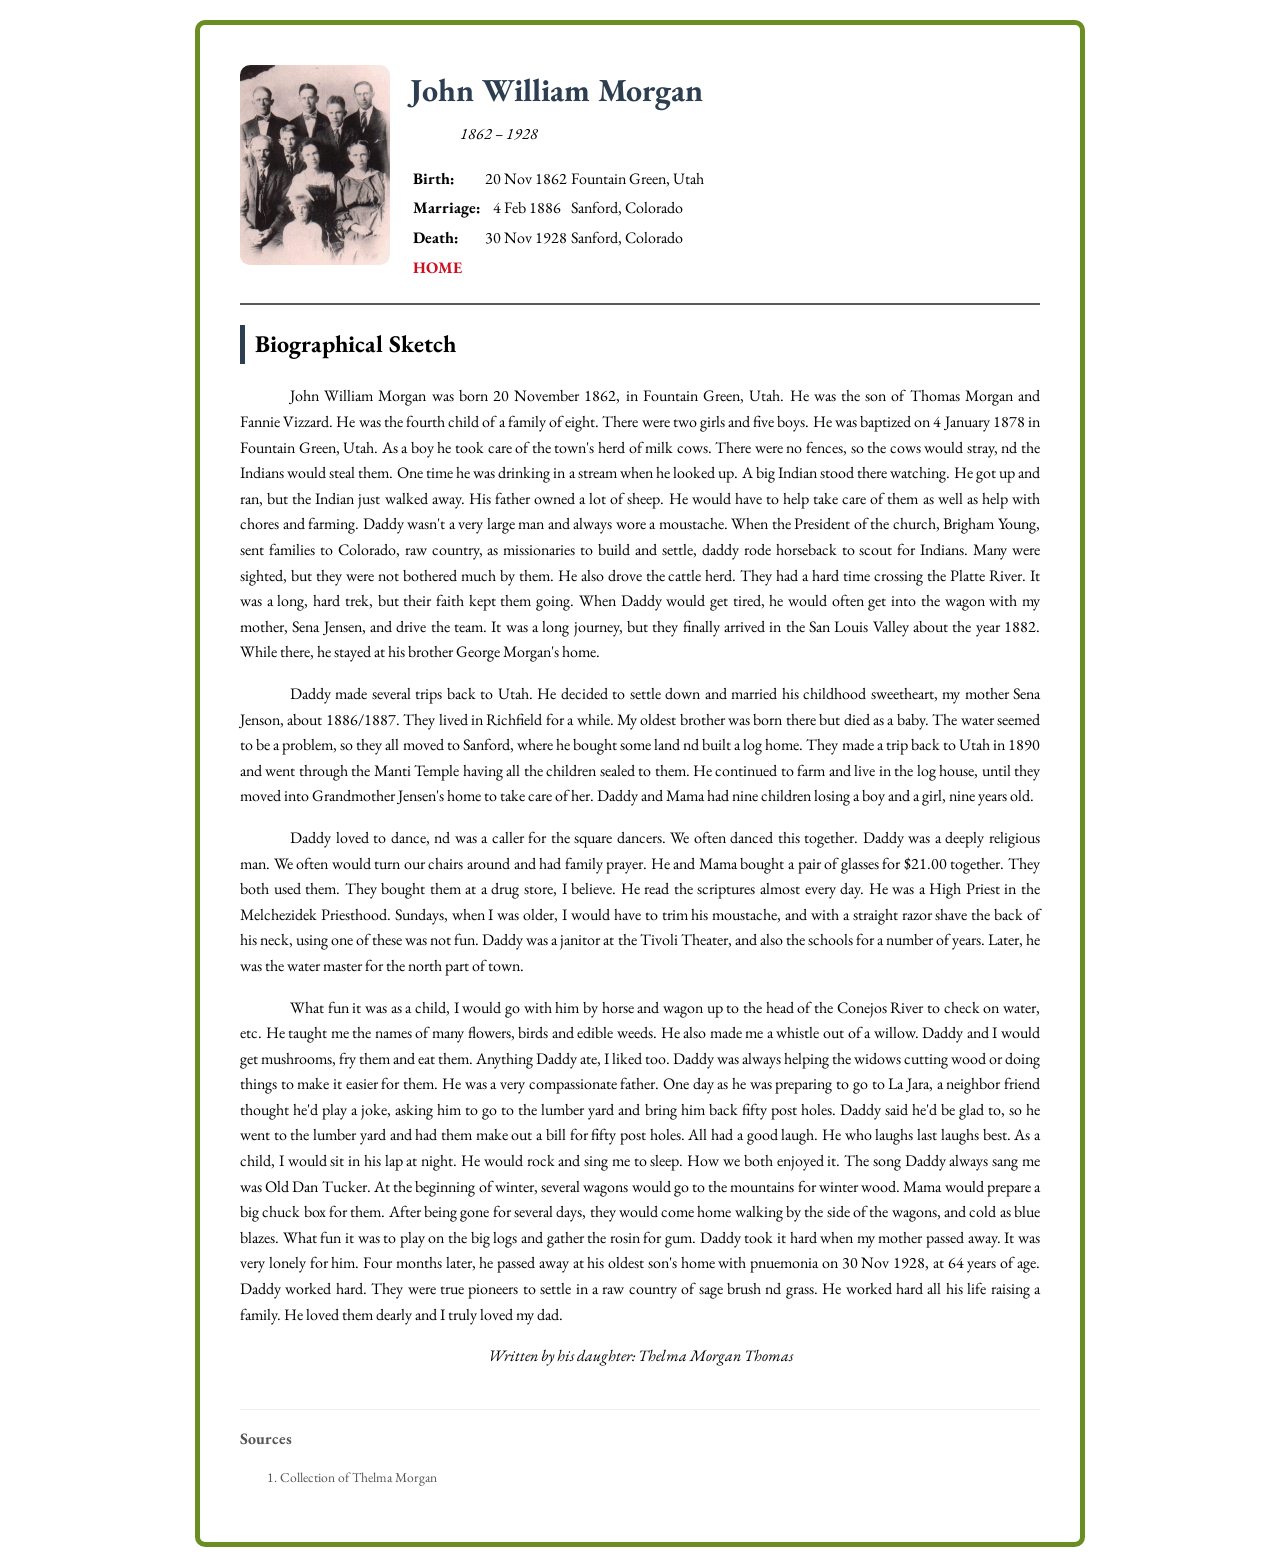
<file: morganjohn01.html>
<!Doctype html>
<html lang="en">
<head>
    <meta charset="UTF-8">
    <meta name="viewport" content="width=device-width, initial-scale=1.0">
    <title>John William Morgan</title>
    <link rel="stylesheet" href="./style/style.css">
</head>
<body>
    <div class="ancestor-card">
        <header class="bio-header">
            <div class="profile-photo">
                <img src="./images/morgan_john01.jpg" alt="Ancestor Name">
            </div>
            <div class="vital-stats">
                <h1>John William Morgan</h1>
                <p class="dates">1862 – 1928</p>
                <table>
                    <tr>
                        <th>Birth:</th>
                        <td>20 Nov 1862</td>
                        <td>Fountain Green, Utah</td>
                        </tr>
                    <tr>
                        <th>Marriage:</th>
                        <td><i>0</i>4 Feb 1886</td>
                        <td>Sanford, Colorado</td>
                    </tr>
                    <tr>
                        <th>Death:</th>
                        <td>30 Nov 1928</td>
                        <td>Sanford, Colorado</td>
                </tr>
                    <tr>
                        <td colspan="3">
                            <a href="index.html">HOME</a>
                        </td>
                    </tr>
                </table>
            </div>
        </header>
        <section class="bio-narrative">
            <h2>Biographical Sketch</h2>
            <p>
                John William Morgan was born 20 November 1862, in Fountain Green, Utah. He was the son of Thomas Morgan and Fannie Vizzard. He was the fourth child of a family of eight. There were two girls and five boys. He was baptized on 4 January 1878 in Fountain Green, Utah. As a boy he took care of the town's herd of milk cows. There were no fences, so the cows would stray, nd the Indians would steal them. One time he was drinking in a stream when he looked up. A big Indian stood there watching. He got up and ran, but the Indian just walked away. His father owned a lot of sheep. He would have to help take care of them as well as help with chores and farming. Daddy wasn't a very large man and always wore a moustache. When the President of the church, Brigham Young, sent families to Colorado, raw country, as missionaries to build and settle, daddy rode horseback to scout for Indians. Many were sighted, but they were not bothered much by them. He also drove the cattle herd. They had a hard time crossing the Platte River. It was a long, hard trek, but their faith kept them going. When Daddy would get tired, he would often get into the wagon with my mother, Sena Jensen, and drive the team. It was a long journey, but they finally arrived in the San Louis Valley about the year 1882. While there, he stayed at his brother George Morgan's home.</p>
            <p>
                Daddy made several trips back to Utah. He decided to settle down and married his childhood sweetheart, my mother Sena Jenson, about 1886/1887. They lived in Richfield for a while. My oldest brother was born there but died as a baby. The water seemed to be a problem, so they all moved to Sanford, where he bought some land nd built a log home. They made a trip back to Utah in 1890 and went through the Manti Temple having all the children sealed to them. He continued to farm and live in the log house, until they moved into Grandmother Jensen's home to take care of her. Daddy and Mama had nine children losing a boy and a girl, nine years old.
            </p>
            <p>
                Daddy loved to dance, nd was a caller for the square dancers. We often danced this together. Daddy was a deeply religious man. We often would turn our chairs around and had family prayer. He and Mama bought a pair of glasses for $21.00 together. They both used them. They bought them at a drug store, I believe. He read the scriptures almost every day. He was a High Priest in the Melchezidek Priesthood. Sundays, when I was older, I would have to trim his moustache, and with a straight razor shave the back of his neck, using one of these was not fun. Daddy was a janitor at the Tivoli Theater, and also the schools for a number of years. Later, he was the water master for the north part of town.
            </p>
            <p>    
                What fun it was as a child, I would go with him by horse and wagon up to the head of the Conejos River to check on water, etc. He taught me the names of many flowers, birds and edible weeds. He also made me a whistle out of a willow. Daddy and I would get mushrooms, fry them and eat them. Anything Daddy ate, I liked too. Daddy was always helping the widows cutting wood or doing things to make it easier for them. He was a very compassionate father. One day as he was preparing to go to La Jara, a neighbor friend thought he'd play a joke, asking him to go to the lumber yard and bring him back fifty post holes. Daddy said he'd be glad to, so he went to the lumber yard and had them make out a bill for fifty post holes. All had a good laugh. He who laughs last laughs best. As a child, I would sit in his lap at night. He would rock and sing me to sleep. How we both enjoyed it. The song Daddy always sang me was Old Dan Tucker. At the beginning of winter, several wagons would go to the mountains for winter wood. Mama would prepare a big chuck box for them. After being gone for several days, they would come home walking by the side of the wagons, and cold as blue blazes. What fun it was to play on the big logs and gather the rosin for gum. Daddy took it hard when my mother passed away. It was very lonely for him. Four months later, he passed away at his oldest son's home with pnuemonia on 30 Nov 1928, at 64 years of age. Daddy worked hard. They were true pioneers to settle in a raw country of sage brush nd grass. He worked hard all his life raising a family. He loved them dearly and I truly loved my dad. 
            </p>
            <section class="detail">
                Written by his daughter: Thelma Morgan Thomas
            </section>
        </section>
        <footer class="bio-sources">
            <h3>Sources</h3>
            <ol>
                <li>Collection of Thelma Morgan</li>
            </ol>
        </footer>
    </div>
    </body>
</html>
</file>
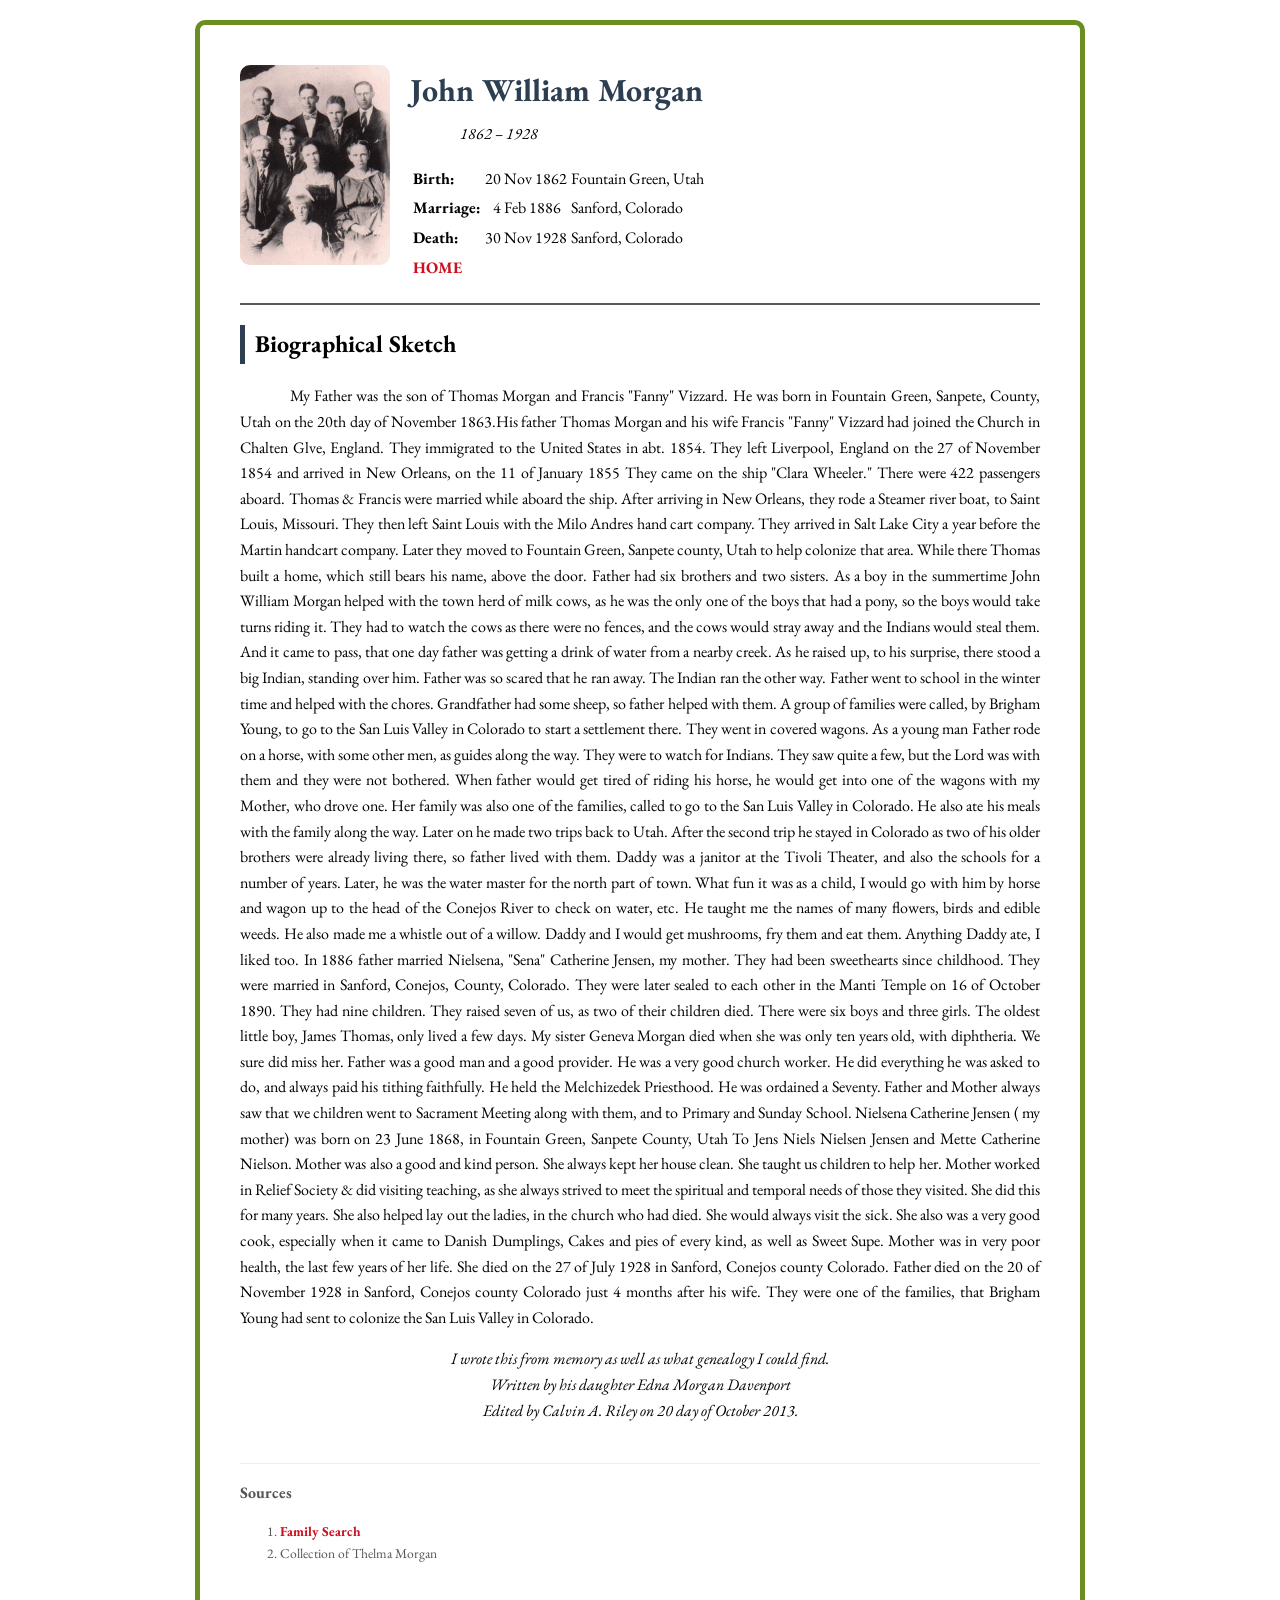
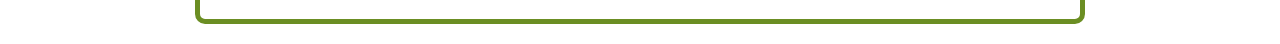
<file: morganjohn02.html>
<!Doctype html>
<html lang="en">
<head>
    <meta charset="UTF-8">
    <meta name="viewport" content="width=device-width, initial-scale=1.0">
    <title>John William Morgan</title>
    <link rel="stylesheet" href="./style/style.css">
</head>
<body>
    <div class="ancestor-card">
        <header class="bio-header">
            <div class="profile-photo">
                <img src="./images/morgan_john01.jpg" alt="Ancestor Name">
            </div>
            <div class="vital-stats">
                <h1>John William Morgan</h1>
                <p class="dates">1862 – 1928</p>
                <table>
                    <tr>
                        <th>Birth:</th>
                        <td>20 Nov 1862</td>
                        <td>Fountain Green, Utah</td>
                        </tr>
                    <tr>
                        <th>Marriage:</th>
                        <td><i>0</i>4 Feb 1886</td>
                        <td>Sanford, Colorado</td>
                    </tr>
                    <tr>
                        <th>Death:</th>
                        <td>30 Nov 1928</td>
                        <td>Sanford, Colorado</td>
                </tr>
                    <tr>
                        <td colspan="3">
                            <a href="index.html">HOME</a>
                        </td>
                    </tr>
                </table>
            </div>
        </header>
        <section class="bio-narrative">
            <h2>Biographical Sketch</h2>
            <p>
                My Father was the son of Thomas Morgan and Francis "Fanny" Vizzard. He was born in Fountain Green, Sanpete, County, Utah on the 20th day of November 1863.His father Thomas Morgan and his wife Francis "Fanny" Vizzard had joined the Church in Chalten Glve, England. They immigrated to the United States in abt. 1854. They left Liverpool, England on the 27 of November 1854 and arrived in New Orleans, on the 11 of January 1855 They came on the ship "Clara Wheeler." There were 422 passengers aboard. Thomas & Francis were married while aboard the ship. After arriving in New Orleans, they rode a Steamer river boat, to Saint Louis, Missouri. They then left Saint Louis with the Milo Andres hand cart company. They arrived in Salt Lake City a year before the Martin handcart company. Later they moved to Fountain Green, Sanpete county, Utah to help colonize that area. While there Thomas built a home, which still bears his name, above the door. Father had six brothers and two sisters. As a boy in the summertime John William Morgan helped with the town herd of milk cows, as he was the only one of the boys that had a pony, so the boys would take turns riding it. They had to watch the cows as there were no fences, and the cows would stray away and the Indians would steal them. And it came to pass, that one day father was getting a drink of water from a nearby creek. As he raised up, to his surprise, there stood a big Indian, standing over him. Father was so scared that he ran away. The Indian ran the other way. Father went to school in the winter time and helped with the chores. Grandfather had some sheep, so father helped with them. A group of families were called, by Brigham Young, to go to the San Luis Valley in Colorado to start a settlement there. They went in covered wagons. As a young man Father rode on a horse, with some other men, as guides along the way. They were to watch for Indians. They saw quite a few, but the Lord was with them and they were not bothered. When father would get tired of riding his horse, he would get into one of the wagons with my Mother, who drove one. Her family was also one of the families, called to go to the San Luis Valley in Colorado. He also ate his meals with the family along the way. Later on he made two trips back to Utah. After the second trip he stayed in Colorado as two of his older brothers were already living there, so father lived with them. Daddy was a janitor at the Tivoli Theater, and also the schools for a number of years. Later, he was the water master for the north part of town. What fun it was as a child, I would go with him by horse and wagon up to the head of the Conejos River to check on water, etc. He taught me the names of many flowers, birds and edible weeds. He also made me a whistle out of a willow. Daddy and I would get mushrooms, fry them and eat them. Anything Daddy ate, I liked too. In 1886 father married Nielsena, "Sena" Catherine Jensen, my mother. They had been sweethearts since childhood. They were married in Sanford, Conejos, County, Colorado. They were later sealed to each other in the Manti Temple on 16 of October 1890. They had nine children. They raised seven of us, as two of their children died. There were six boys and three girls. The oldest little boy, James Thomas, only lived a few days. My sister Geneva Morgan died when she was only ten years old, with diphtheria. We sure did miss her. Father was a good man and a good provider. He was a very good church worker. He did everything he was asked to do, and always paid his tithing faithfully. He held the Melchizedek Priesthood. He was ordained a Seventy. Father and Mother always saw that we children went to Sacrament Meeting along with them, and to Primary and Sunday School. Nielsena Catherine Jensen ( my mother) was born on 23 June 1868, in Fountain Green, Sanpete County, Utah To Jens Niels Nielsen Jensen and Mette Catherine Nielson. Mother was also a good and kind person. She always kept her house clean. She taught us children to help her. Mother worked in Relief Society & did visiting teaching, as she always strived to meet the spiritual and temporal needs of those they visited. She did this for many years. She also helped lay out the ladies, in the church who had died. She would always visit the sick. She also was a very good cook, especially when it came to Danish Dumplings, Cakes and pies of every kind, as well as Sweet Supe. Mother was in very poor health, the last few years of her life. She died on the 27 of July 1928 in Sanford, Conejos county Colorado. Father died on the 20 of November 1928 in Sanford, Conejos county Colorado just 4 months after his wife. They were one of the families, that Brigham Young had sent to colonize the San Luis Valley in Colorado.
            </p>
            <section class="detail">
                I wrote this from memory as well as what genealogy I could find. <br> Written by his daughter Edna Morgan Davenport
            </section>
            <section class="detail">
                Edited by Calvin A. Riley on 20 day of October 2013.
            </section>
        </section>
        <footer class="bio-sources">
            <h3>Sources</h3>
            <ol>
                <li><a href="https://www.familysearch.org/en/tree/person/details/KW83-LG7" target="search">Family Search</a></li>
                <li>Collection of Thelma Morgan</li>
            </ol>
        </footer>
    </div>
    </body>
</html>
</file>
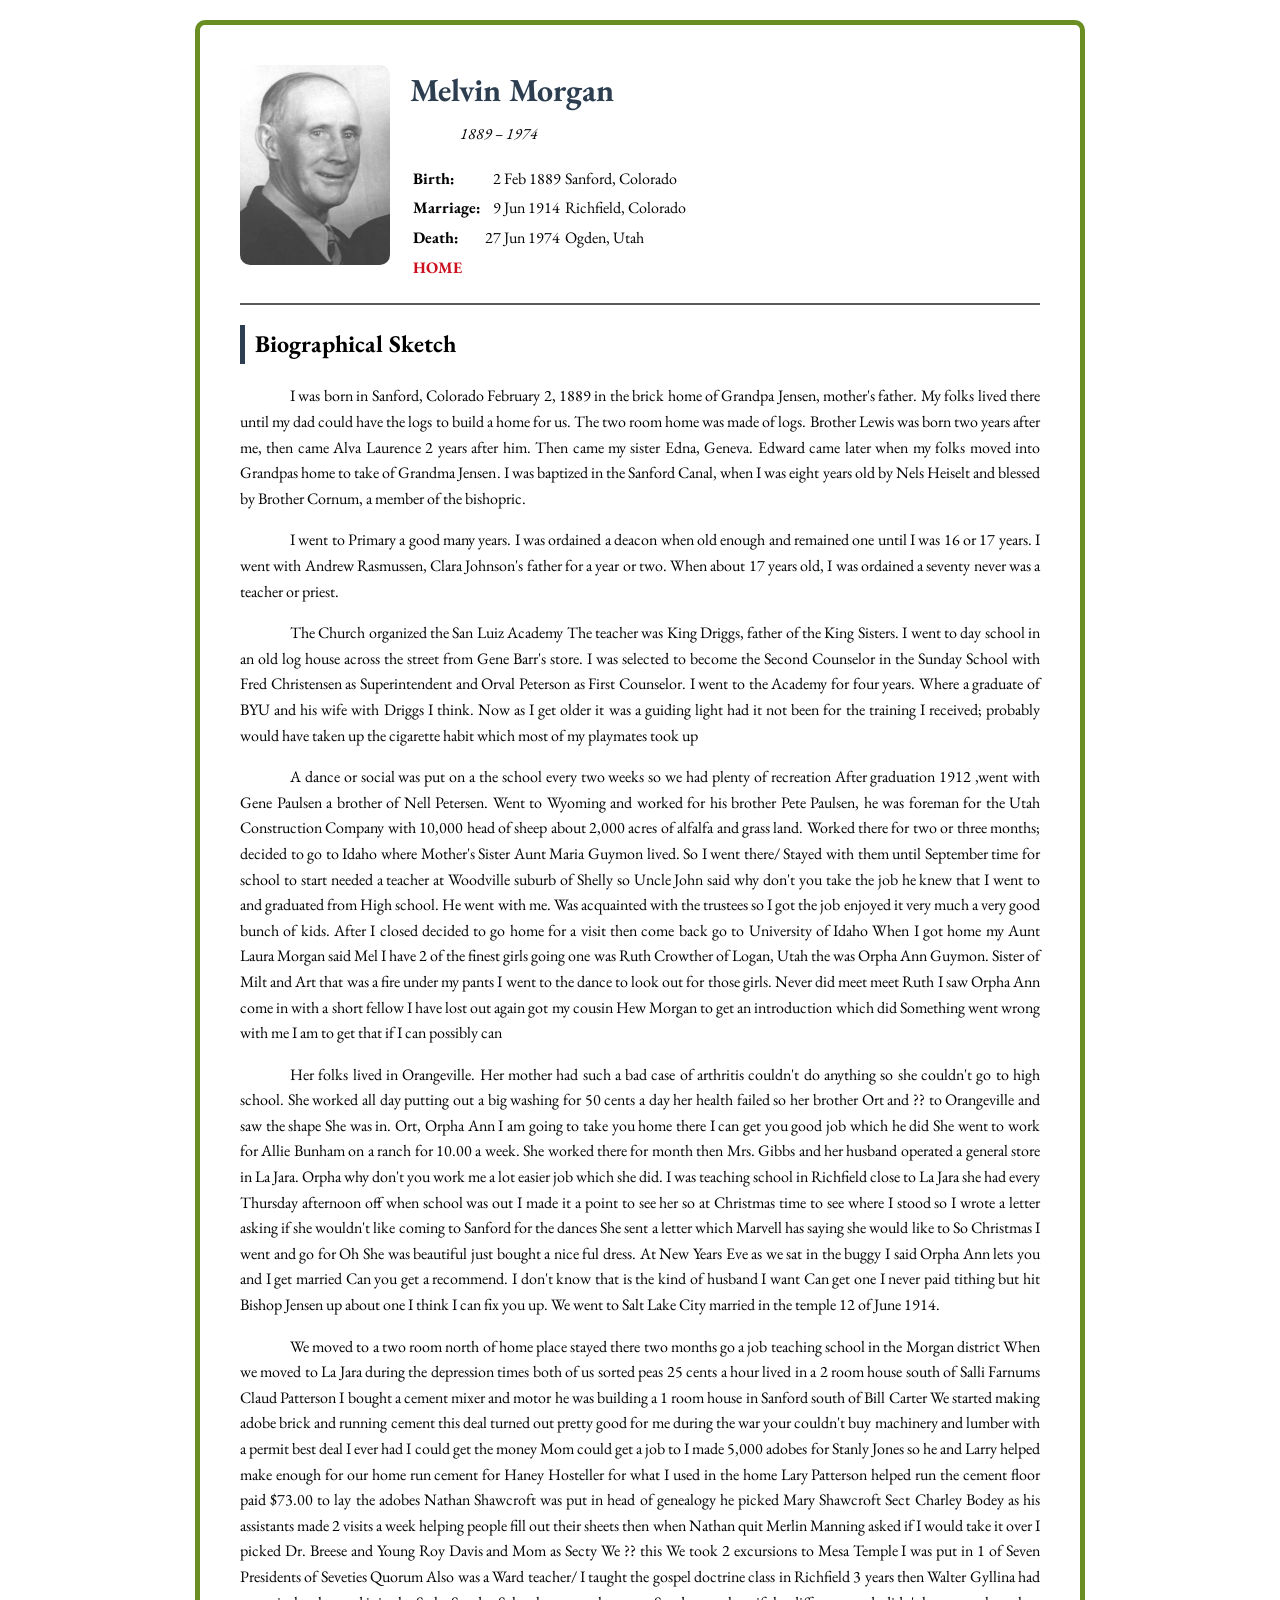
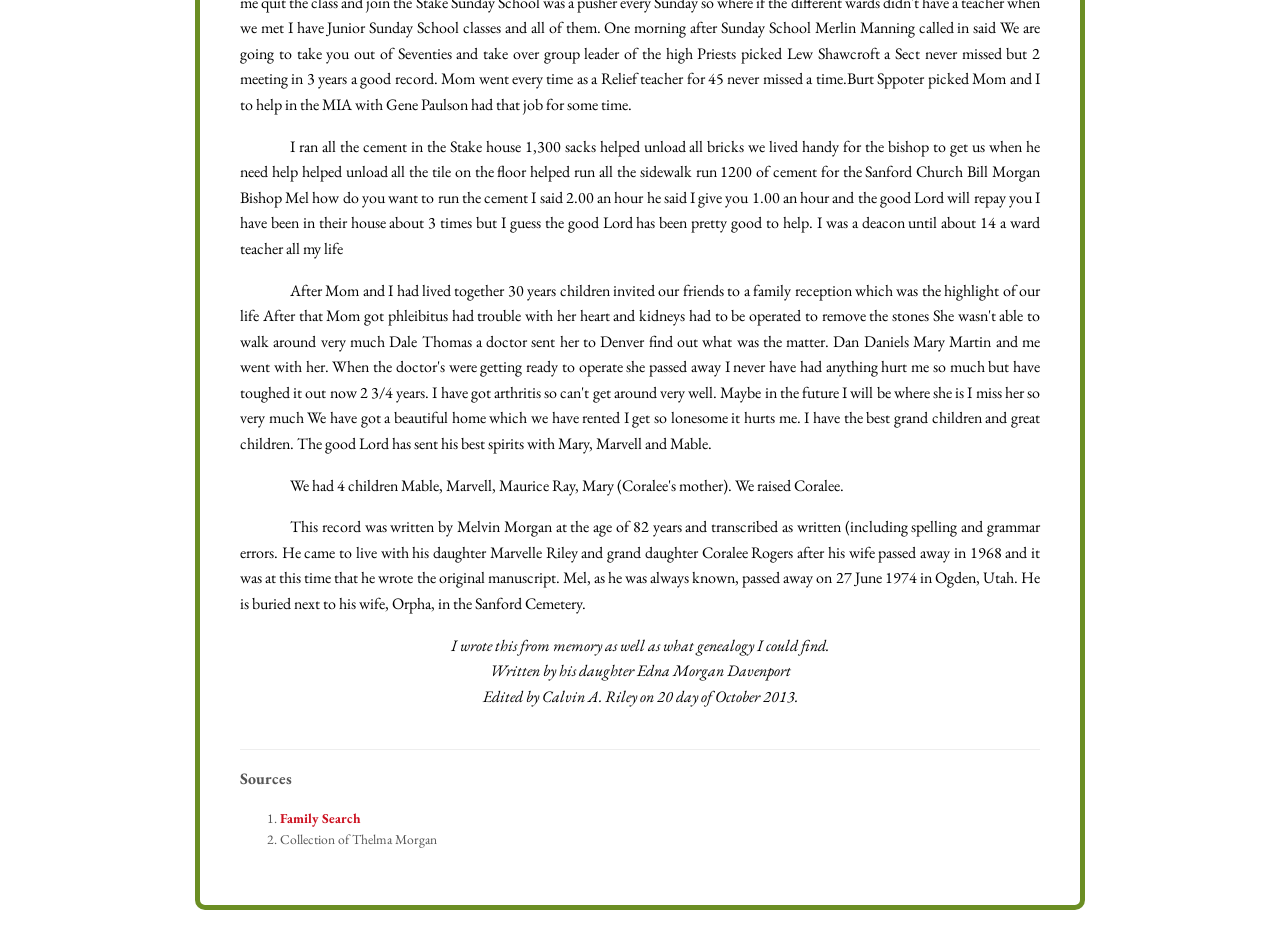
<file: morganmelvin.html>
<!Doctype html>
<html lang="en">
<head>
    <meta charset="UTF-8">
    <meta name="viewport" content="width=device-width, initial-scale=1.0">
    <title>John William Morgan</title>
    <link rel="stylesheet" href="./style/style.css">
</head>
<body>
    <div class="ancestor-card">
        <header class="bio-header">
            <div class="profile-photo">
                <img src="./images/morgan_melvin.jpg" alt="Ancestor Name">
            </div>
            <div class="vital-stats">
                <h1>Melvin Morgan</h1>
                <p class="dates">1889 – 1974</p>
                <table>
                    <tr>
                        <th>Birth:</th>
                        <td><i>0</i>2 Feb 1889</td>
                        <td>Sanford, Colorado</td>
                        </tr>
                    <tr>
                        <th>Marriage:</th>
                        <td><i>0</i>9 Jun 1914</td>
                        <td>Richfield, Colorado</td>
                    </tr>
                    <tr>
                        <th>Death:</th>
                        <td>27 Jun 1974</td>
                        <td>Ogden, Utah</td>
                </tr>
                    <tr>
                        <td colspan="3">
                            <a href="index.html">HOME</a>
                        </td>
                    </tr>
                </table>
            </div>
        </header>
        <section class="bio-narrative">
            <h2>Biographical Sketch</h2>
            <p>
                I was born in Sanford, Colorado February 2, 1889 in the brick home of Grandpa Jensen, mother's father. My folks lived there until my dad could have the logs to build a home for us. The two room home was made of logs. Brother Lewis was born two years after me, then came Alva Laurence 2 years after him. Then came my sister Edna, Geneva. Edward came later when my folks moved into Grandpas home to take of Grandma Jensen. I was baptized in the Sanford Canal, when I was eight years old by Nels Heiselt and blessed by Brother Cornum, a member of the bishopric.
                </p><p>
                I went to Primary a good many years. I was ordained a deacon when old enough and remained one until I was 16 or 17 years. I went with Andrew Rasmussen, Clara Johnson's father for a year or two. When about 17 years old, I was ordained a seventy never was a teacher or priest.
                </p><p>
                The Church organized the San Luiz Academy The teacher was King Driggs, father of the King Sisters. I went to day school in an old log house across the street from Gene Barr's store. I was selected to become the Second Counselor in the Sunday School with Fred Christensen as Superintendent and Orval Peterson as First Counselor. I went to the Academy for four years. Where a graduate of BYU and his wife with Driggs I think. Now as I get older it was a guiding light had it not been for the training I received; probably would have taken up the cigarette habit which most of my playmates took up
                </p><p>
                A dance or social was put on a the school every two weeks so we had plenty of recreation After graduation 1912 ,went with Gene Paulsen a brother of Nell Petersen. Went to Wyoming and worked for his brother Pete Paulsen, he was foreman for the Utah Construction Company with 10,000 head of sheep about 2,000 acres of alfalfa and grass land. Worked there for two or three months; decided to go to Idaho where Mother's Sister Aunt Maria Guymon lived. So I went there/ Stayed with them until September time for school to start needed a teacher at Woodville suburb of Shelly so Uncle John said why don't you take the job he knew that I went to and graduated from High school. He went with me. Was acquainted with the trustees so I got the job enjoyed it very much a very good bunch of kids. After I closed decided to go home for a visit then come back go to University of Idaho When I got home my Aunt Laura Morgan said Mel I have 2 of the finest girls going one was Ruth Crowther of Logan, Utah the was Orpha Ann Guymon. Sister of Milt and Art that was a fire under my pants I went to the dance to look out for those girls. Never did meet meet Ruth I saw Orpha Ann come in with a short fellow I have lost out again got my cousin Hew Morgan to get an introduction which did Something went wrong with me I am to get that if I can possibly can
                </p><p>
                Her folks lived in Orangeville. Her mother had such a bad case of arthritis couldn't do anything so she couldn't go to high school. She worked all day putting out a big washing for 50 cents a day her health failed so her brother Ort and ?? to Orangeville and saw the shape She was in. Ort, Orpha Ann I am going to take you home there I can get you good job which he did She went to work for Allie Bunham on a ranch for 10.00 a week. She worked there for month then Mrs. Gibbs and her husband operated a general store in La Jara. Orpha why don't you work me a lot easier job which she did. I was teaching school in Richfield close to La Jara she had every Thursday afternoon off when school was out I made it a point to see her so at Christmas time to see where I stood so I wrote a letter asking if she wouldn't like coming to Sanford for the dances She sent a letter which Marvell has saying she would like to So Christmas I went and go for Oh She was beautiful just bought a nice ful dress. At New Years Eve as we sat in the buggy I said Orpha Ann lets you and I get married Can you get a recommend. I don't know that is the kind of husband I want Can get one I never paid tithing but hit Bishop Jensen up about one I think I can fix you up. We went to Salt Lake City married in the temple 12 of June 1914.
                </p><p>
                We moved to a two room north of home place stayed there two months go a job teaching school in the Morgan district When we moved to La Jara during the depression times both of us sorted peas 25 cents a hour lived in a 2 room house south of Salli Farnums Claud Patterson I bought a cement mixer and motor he was building a 1 room house in Sanford south of Bill Carter We started making adobe brick and running cement this deal turned out pretty good for me during the war your couldn't buy machinery and lumber with a permit best deal I ever had I could get the money Mom could get a job to I made 5,000 adobes for Stanly Jones so he and Larry helped make enough for our home run cement for Haney Hosteller for what I used in the home Lary Patterson helped run the cement floor paid $73.00 to lay the adobes Nathan Shawcroft was put in head of genealogy he picked Mary Shawcroft Sect Charley Bodey as his assistants made 2 visits a week helping people fill out their sheets then when Nathan quit Merlin Manning asked if I would take it over I picked Dr. Breese and Young Roy Davis and Mom as Secty We ?? this We took 2 excursions to Mesa Temple I was put in 1 of Seven Presidents of Seveties Quorum Also was a Ward teacher/ I taught the gospel doctrine class in Richfield 3 years then Walter Gyllina had me quit the class and join the Stake Sunday School was a pusher every Sunday so where if the different wards didn't have a teacher when we met I have Junior Sunday School classes and all of them. One morning after Sunday School Merlin Manning called in said We are going to take you out of Seventies and take over group leader of the high Priests picked Lew Shawcroft a Sect never missed but 2 meeting in 3 years a good record. Mom went every time as a Relief teacher for 45 never missed a time.Burt Sppoter picked Mom and I to help in the MIA with Gene Paulson had that job for some time.
                </p><p>
                I ran all the cement in the Stake house 1,300 sacks helped unload all bricks we lived handy for the bishop to get us when he need help helped unload all the tile on the floor helped run all the sidewalk run 1200 of cement for the Sanford Church Bill Morgan Bishop Mel how do you want to run the cement I said 2.00 an hour he said I give you 1.00 an hour and the good Lord will repay you I have been in their house about 3 times but I guess the good Lord has been pretty good to help. I was a deacon until about 14 a ward teacher all my life
                </p><p>
                After Mom and I had lived together 30 years children invited our friends to a family reception which was the highlight of our life After that Mom got phleibitus had trouble with her heart and kidneys had to be operated to remove the stones She wasn't able to walk around very much Dale Thomas a doctor sent her to Denver find out what was the matter. Dan Daniels Mary Martin and me went with her. When the doctor's were getting ready to operate she passed away I never have had anything hurt me so much but have toughed it out now 2 3/4 years. I have got arthritis so can't get around very well. Maybe in the future I will be where she is I miss her so very much We have got a beautiful home which we have rented I get so lonesome it hurts me. I have the best grand children and great children. The good Lord has sent his best spirits with Mary, Marvell and Mable.
                </p><p>
                We had 4 children Mable, Marvell, Maurice Ray, Mary (Coralee's mother). We raised Coralee.
                </p><p>
                This record was written by Melvin Morgan at the age of 82 years and transcribed as written (including spelling and grammar errors. He came to live with his daughter Marvelle Riley and grand daughter Coralee Rogers after his wife passed away in 1968 and it was at this time that he wrote the original manuscript. Mel, as he was always known, passed away on 27 June 1974 in Ogden, Utah. He is buried next to his wife, Orpha, in the Sanford Cemetery. 
            </p>
            <section class="detail">
                I wrote this from memory as well as what genealogy I could find. <br> Written by his daughter Edna Morgan Davenport
            </section>
            <section class="detail">
                Edited by Calvin A. Riley on 20 day of October 2013.
            </section>
        </section>
        <footer class="bio-sources">
            <h3>Sources</h3>
            <ol>
                <li><a href="https://www.familysearch.org/en/tree/person/details/KW83-LG7" target="search">Family Search</a></li>
                <li>Collection of Thelma Morgan</li>
            </ol>
        </footer>
    </div>
    </body>
</html>
</file>
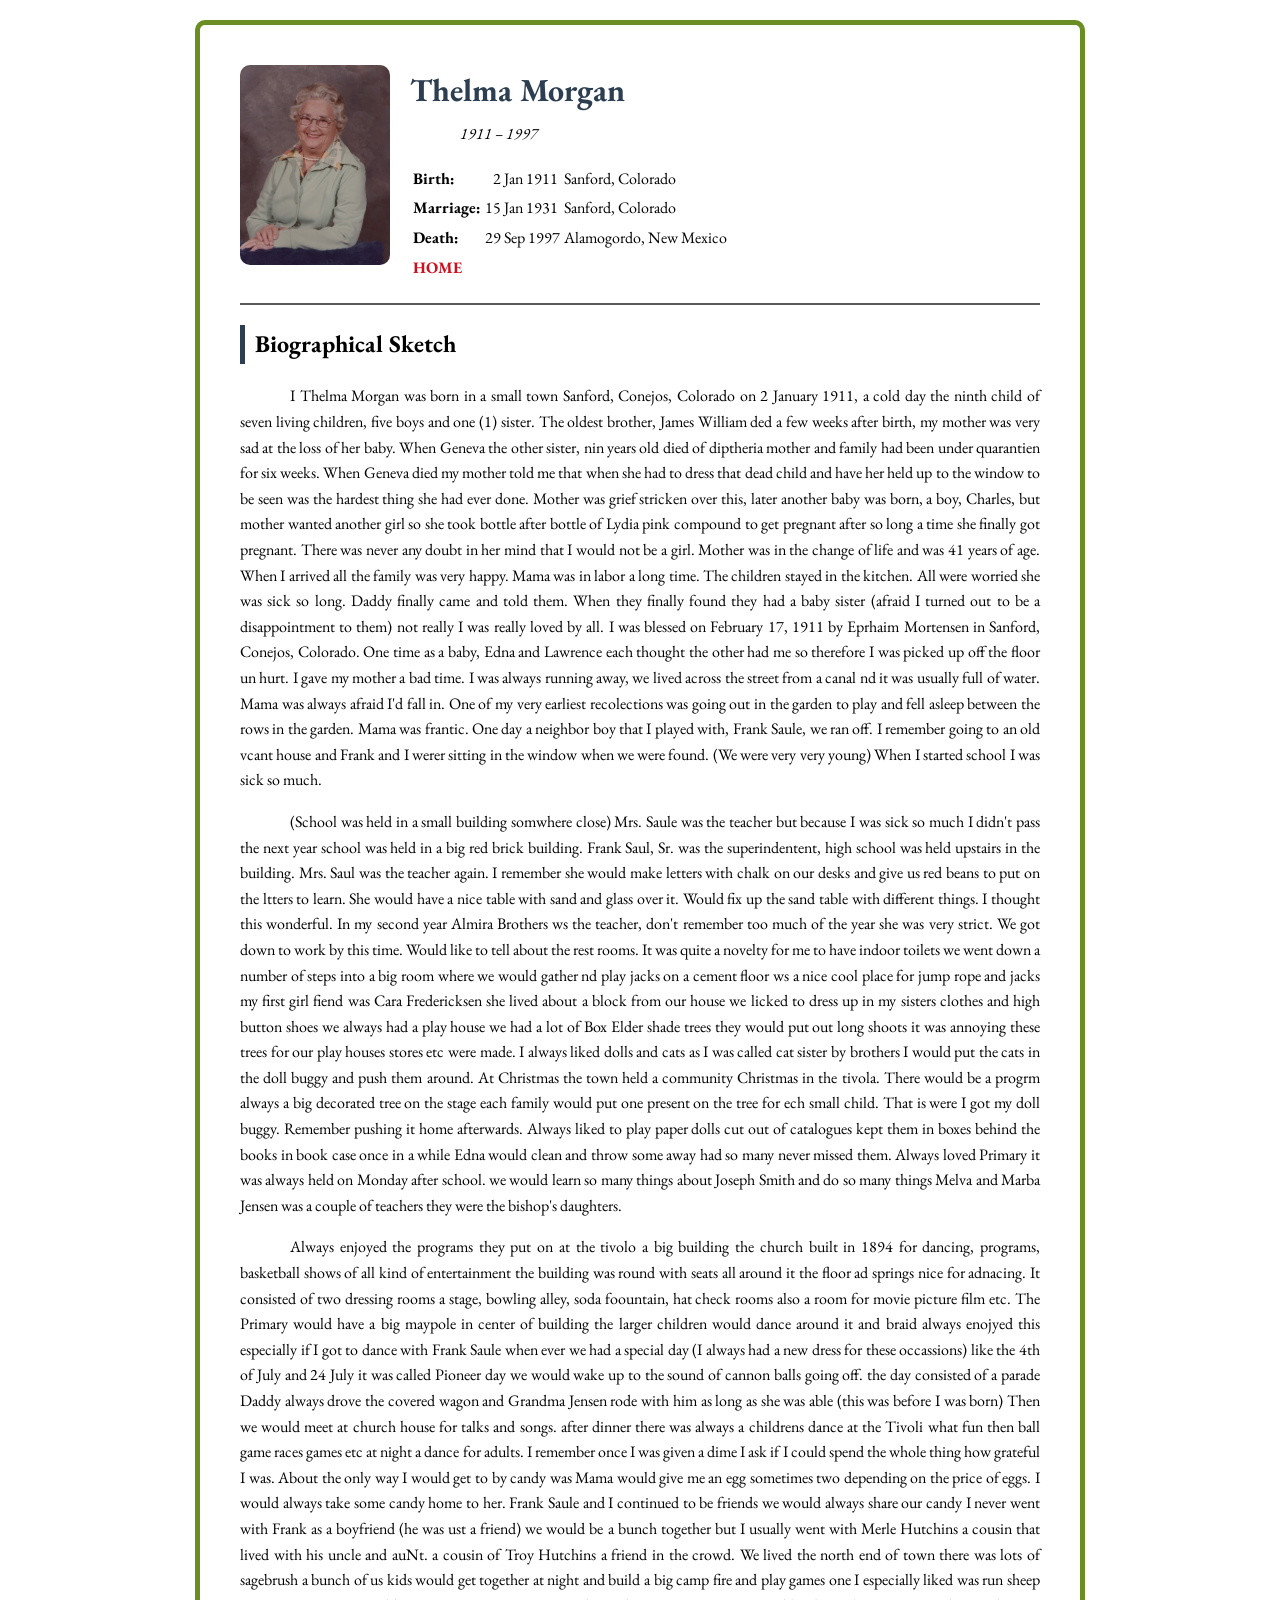
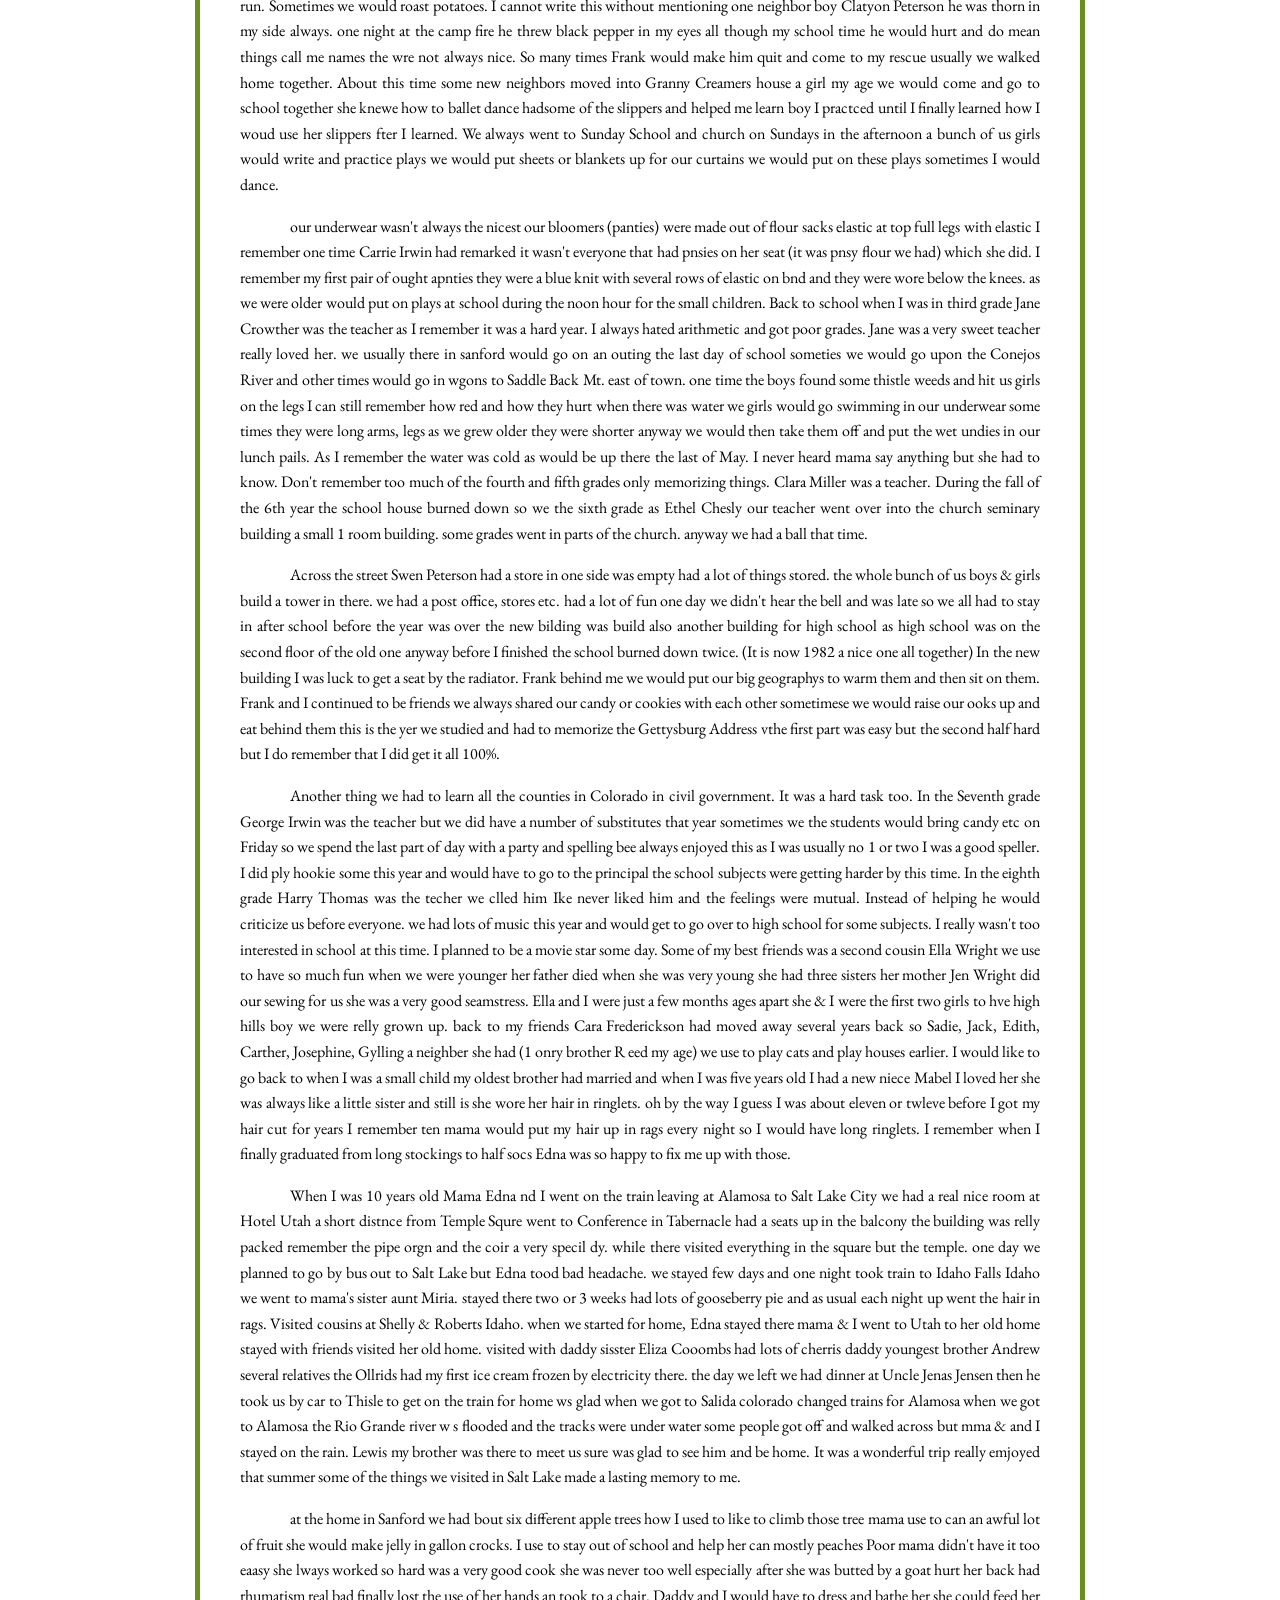
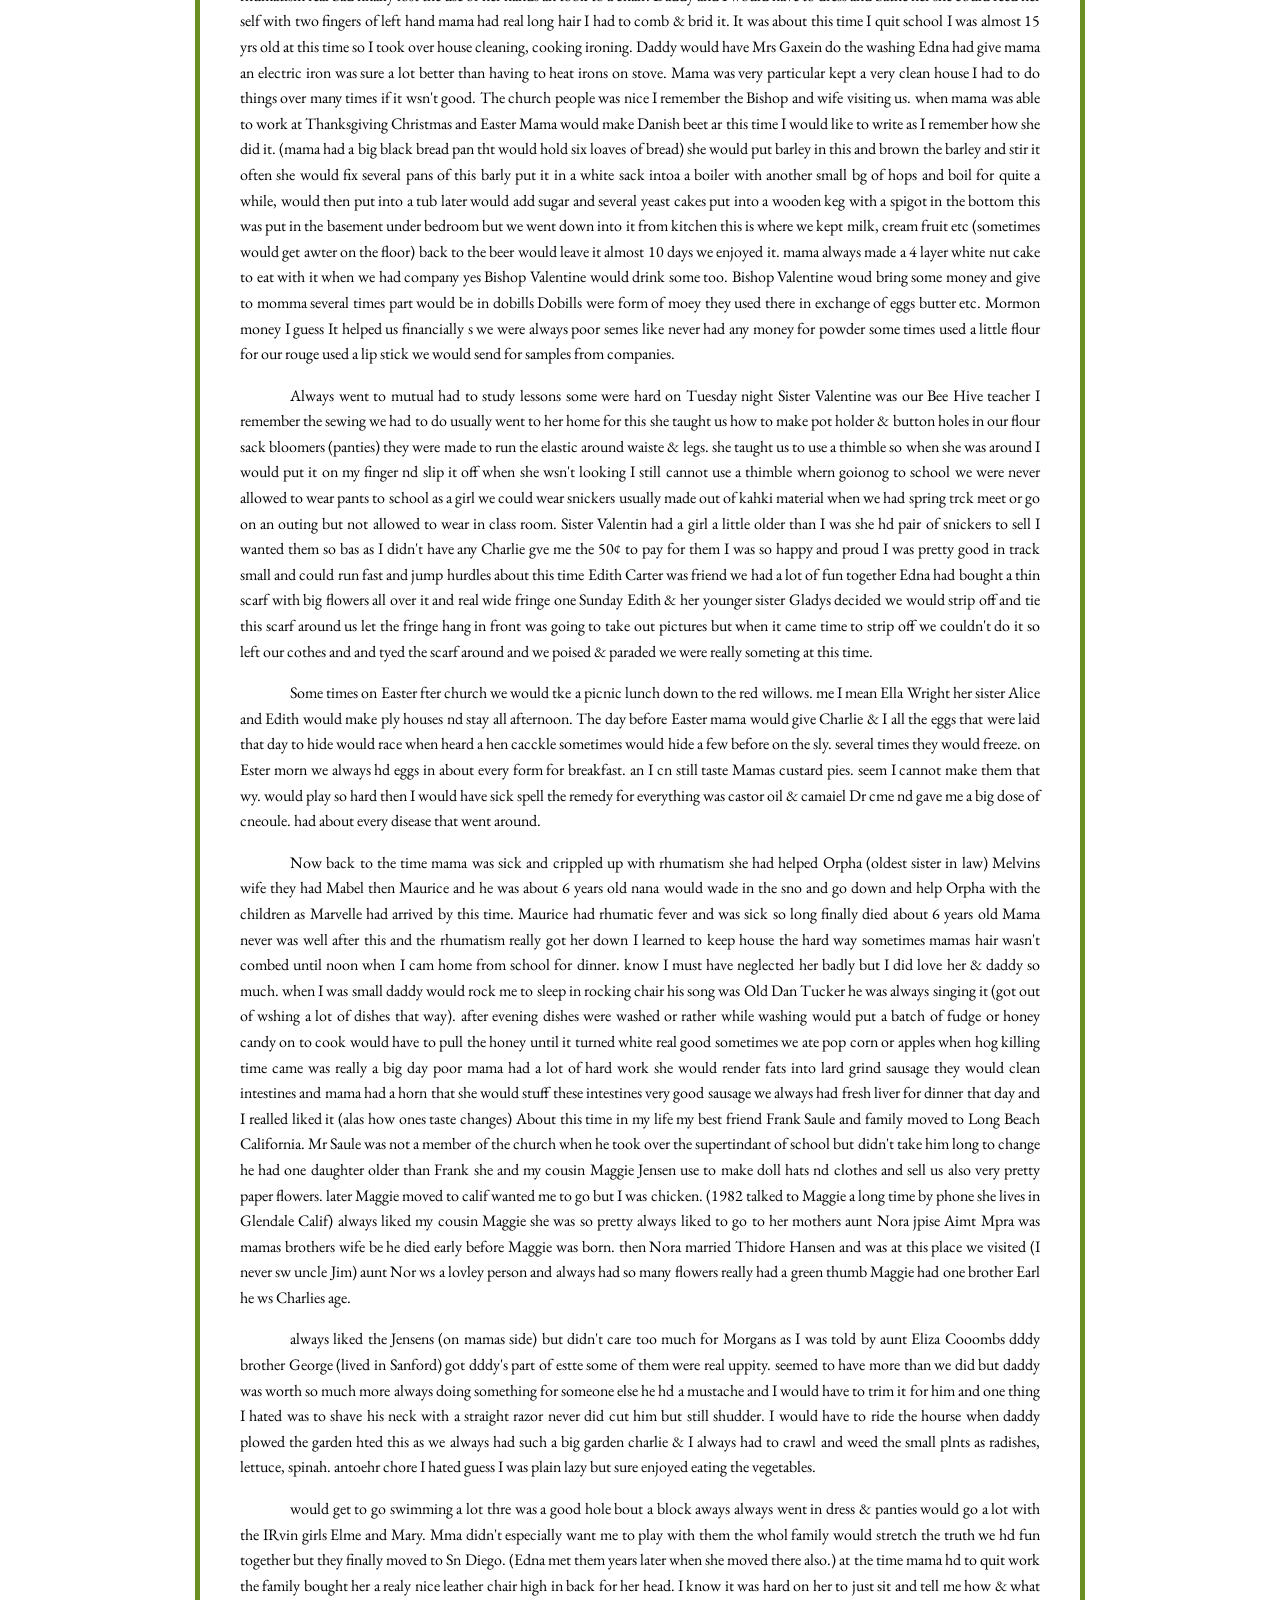
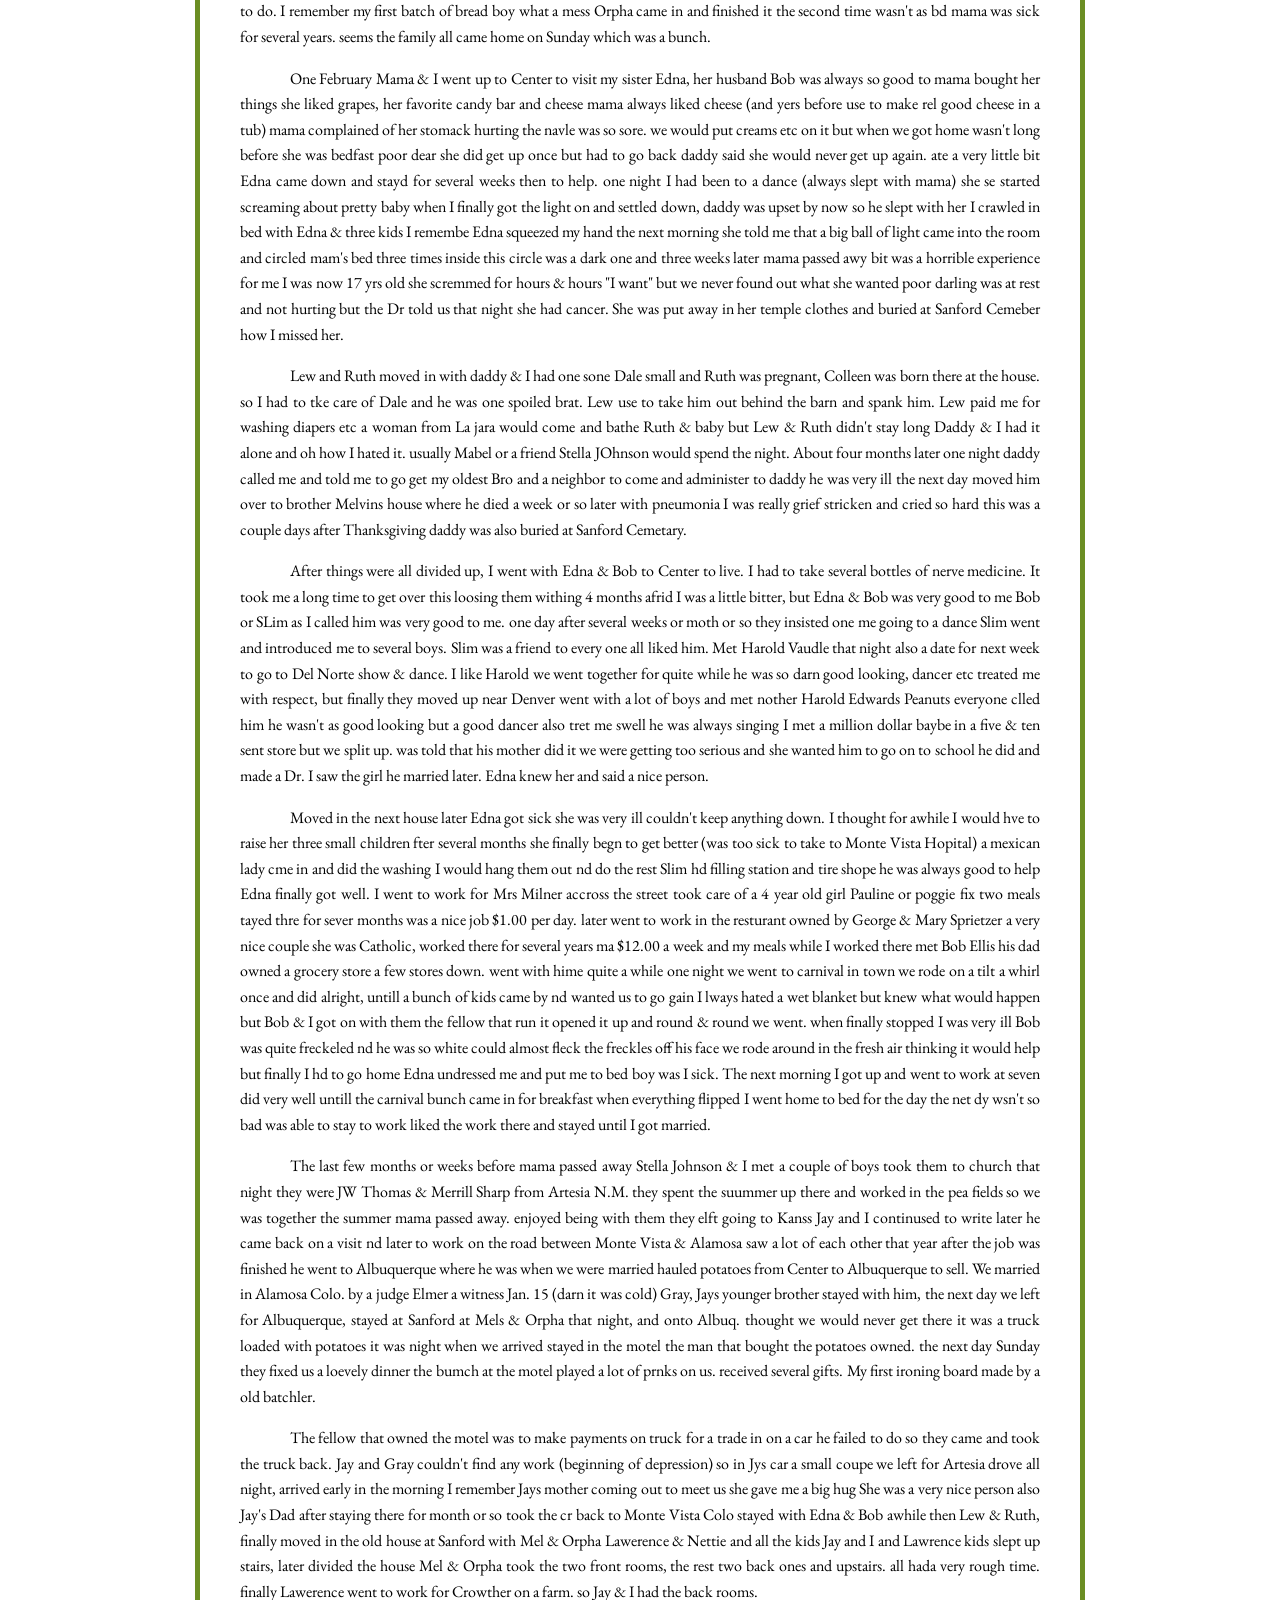
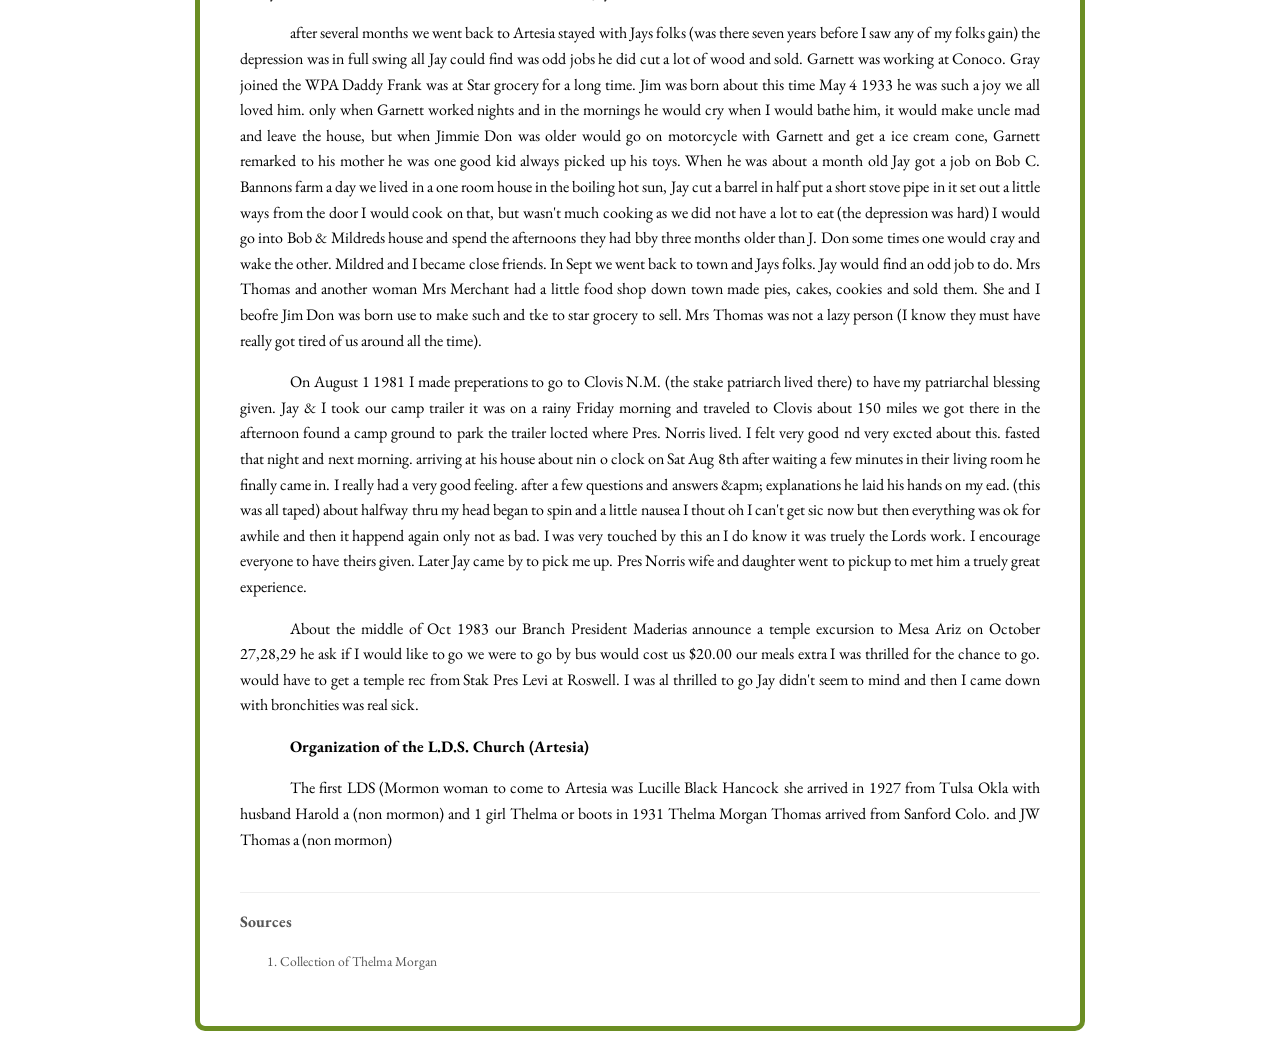
<file: morganthelma.html>
<!Doctype html>
<html lang="en">
<head>
    <meta charset="UTF-8">
    <meta name="viewport" content="width=device-width, initial-scale=1.0">
    <title>Thelma Morgan</title>
    <link rel="stylesheet" href="./style/style.css">
</head>
<body>
    <div class="ancestor-card">
        <header class="bio-header">
            <div class="profile-photo">
                <img src="./images/morgan_thelma_01.jpg" alt="Ancestor Name">
            </div>
            <div class="vital-stats">
                <h1>Thelma Morgan</h1>
                <p class="dates">1911 – 1997</p>
                <table>
                    <tr>
                        <th>Birth:</th>
                        <td><i>0</i>2 Jan 1911</td>
                        <td>Sanford, Colorado</td>
                        </tr>
                    <tr>
                        <th>Marriage:</th>
                        <td>15 Jan 1931</td>
                        <td>Sanford, Colorado</td>
                    </tr>
                    <tr>
                        <th>Death:</th>
                        <td> 29 Sep 1997</td>
                        <td>Alamogordo, New Mexico</td>
                </tr>
                    <tr>
                        <td colspan="3">
                            <a href="index.html">HOME</a>
                        </td>
                    </tr>
                </table>
            </div>
        </header>
        <section class="bio-narrative">
            <h2>Biographical Sketch</h2>
            <p>
                 I Thelma Morgan was born in a small town Sanford, Conejos, Colorado on 2 January 1911, a cold day the ninth child of seven living children, five boys and one (1) sister. The oldest brother, James William ded a few weeks after birth, my mother was very sad at the loss of her baby. When Geneva the other sister, nin years old died of diptheria mother and family had been under quarantien for six weeks. When Geneva died my mother told me that when she had to dress that dead child and have her held up to the window to be seen was the hardest thing she had ever done. Mother was grief stricken over this, later another baby was born, a boy, Charles, but mother wanted another girl so she took bottle after bottle of Lydia pink compound to get pregnant after so long a time she finally got pregnant. There was never any doubt in her mind that I would not be a girl. Mother was in the change of life and was 41 years of age. When I arrived all the family was very happy. Mama was in labor a long time. The children stayed in the kitchen. All were worried she was sick so long. Daddy finally came and told them. When they finally found they had a baby sister (afraid I turned out to be a disappointment to them) not really I was really loved by all. I was blessed on February 17, 1911 by Eprhaim Mortensen in Sanford, Conejos, Colorado. One time as a baby, Edna and Lawrence each thought the other had me so therefore I was picked up off the floor un hurt. I gave my mother a bad time. I was always running away, we lived across the street from a canal nd it was usually full of water. Mama was always afraid I'd fall in. One of my very earliest recolections was going out in the garden to play and fell asleep between the rows in the garden. Mama was frantic. One day a neighbor boy that I played with, Frank Saule, we ran off. I remember going to an old vcant house and Frank and I werer sitting in the window when we were found. (We were very very young) When I started school I was sick so much.
                </p><p>
                (School was held in a small building somwhere close) Mrs. Saule was the teacher but because I was sick so much I didn't pass the next year school was held in a big red brick building. Frank Saul, Sr. was the superindentent, high school was held upstairs in the building. Mrs. Saul was the teacher again. I remember she would make letters with chalk on our desks and give us red beans to put on the ltters to learn. She would have a nice table with sand and glass over it. Would fix up the sand table with different things. I thought this wonderful. In my second year Almira Brothers ws the teacher, don't remember too much of the year she was very strict. We got down to work by this time. Would like to tell about the rest rooms. It was quite a novelty for me to have indoor toilets we went down a number of steps into a big room where we would gather nd play jacks on a cement floor ws a nice cool place for jump rope and jacks my first girl fiend was Cara Fredericksen she lived about a block from our house we licked to dress up in my sisters clothes and high button shoes we always had a play house we had a lot of Box Elder shade trees they would put out long shoots it was annoying these trees for our play houses stores etc were made. I always liked dolls and cats as I was called cat sister by brothers I would put the cats in the doll buggy and push them around. At Christmas the town held a community Christmas in the tivola. There would be a progrm always a big decorated tree on the stage each family would put one present on the tree for ech small child. That is were I got my doll buggy. Remember pushing it home afterwards. Always liked to play paper dolls cut out of catalogues kept them in boxes behind the books in book case once in a while Edna would clean and throw some away had so many never missed them. Always loved Primary it was always held on Monday after school. we would learn so many things about Joseph Smith and do so many things Melva and Marba Jensen was a couple of teachers they were the bishop's daughters.
                </p><p>
                Always enjoyed the programs they put on at the tivolo a big building the church built in 1894 for dancing, programs, basketball shows of all kind of entertainment the building was round with seats all around it the floor ad springs nice for adnacing. It consisted of two dressing rooms a stage, bowling alley, soda foountain, hat check rooms also a room for movie picture film etc. The Primary would have a big maypole in center of building the larger children would dance around it and braid always enojyed this especially if I got to dance with Frank Saule when ever we had a special day (I always had a new dress for these occassions) like the 4th of July and 24 July it was called Pioneer day we would wake up to the sound of cannon balls going off. the day consisted of a parade Daddy always drove the covered wagon and Grandma Jensen rode with him as long as she was able (this was before I was born) Then we would meet at church house for talks and songs. after dinner there was always a childrens dance at the Tivoli what fun then ball game races games etc at night a dance for adults. I remember once I was given a dime I ask if I could spend the whole thing how grateful I was. About the only way I would get to by candy was Mama would give me an egg sometimes two depending on the price of eggs. I would always take some candy home to her. Frank Saule and I continued to be friends we would always share our candy I never went with Frank as a boyfriend (he was ust a friend) we would be a bunch together but I usually went with Merle Hutchins a cousin that lived with his uncle and auNt. a cousin of Troy Hutchins a friend in the crowd. We lived the north end of town there was lots of sagebrush a bunch of us kids would get together at night and build a big camp fire and play games one I especially liked was run sheep run. Sometimes we would roast potatoes. I cannot write this without mentioning one neighbor boy Clatyon Peterson he was thorn in my side always. one night at the camp fire he threw black pepper in my eyes all though my school time he would hurt and do mean things call me names the wre not always nice. So many times Frank would make him quit and come to my rescue usually we walked home together. About this time some new neighbors moved into Granny Creamers house a girl my age we would come and go to school together she knewe how to ballet dance hadsome of the slippers and helped me learn boy I practced until I finally learned how I woud use her slippers fter I learned. We always went to Sunday School and church on Sundays in the afternoon a bunch of us girls would write and practice plays we would put sheets or blankets up for our curtains we would put on these plays sometimes I would dance.
                </p><p>
                our underwear wasn't always the nicest our bloomers (panties) were made out of flour sacks elastic at top full legs with elastic I remember one time Carrie Irwin had remarked it wasn't everyone that had pnsies on her seat (it was pnsy flour we had) which she did. I remember my first pair of ought apnties they were a blue knit with several rows of elastic on bnd and they were wore below the knees. as we were older would put on plays at school during the noon hour for the small children. Back to school when I was in third grade Jane Crowther was the teacher as I remember it was a hard year. I always hated arithmetic and got poor grades. Jane was a very sweet teacher really loved her. we usually there in sanford would go on an outing the last day of school someties we would go upon the Conejos River and other times would go in wgons to Saddle Back Mt. east of town. one time the boys found some thistle weeds and hit us girls on the legs I can still remember how red and how they hurt when there was water we girls would go swimming in our underwear some times they were long arms, legs as we grew older they were shorter anyway we would then take them off and put the wet undies in our lunch pails. As I remember the water was cold as would be up there the last of May. I never heard mama say anything but she had to know. Don't remember too much of the fourth and fifth grades only memorizing things. Clara Miller was a teacher. During the fall of the 6th year the school house burned down so we the sixth grade as Ethel Chesly our teacher went over into the church seminary building a small 1 room building. some grades went in parts of the church. anyway we had a ball that time.
                </p><p>
                Across the street Swen Peterson had a store in one side was empty had a lot of things stored. the whole bunch of us boys &amp; girls build a tower in there. we had a post office, stores etc. had a lot of fun one day we didn't hear the bell and was late so we all had to stay in after school before the year was over the new bilding was build also another building for high school as high school was on the second floor of the old one anyway before I finished the school burned down twice. (It is now 1982 a nice one all together) In the new building I was luck to get a seat by the radiator. Frank behind me we would put our big geographys to warm them and then sit on them. Frank and I continued to be friends we always shared our candy or cookies with each other sometimese we would raise our ooks up and eat behind them this is the yer we studied and had to memorize the Gettysburg Address vthe first part was easy but the second half hard but I do remember that I did get it all 100%.
                </p><p>
                Another thing we had to learn all the counties in Colorado in civil government. It was a hard task too. In the Seventh grade George Irwin was the teacher but we did have a number of substitutes that year sometimes we the students would bring candy etc on Friday so we spend the last part of day with a party and spelling bee always enjoyed this as I was usually no 1 or two I was a good speller. I did ply hookie some this year and would have to go to the principal the school subjects were getting harder by this time. In the eighth grade Harry Thomas was the techer we clled him Ike never liked him and the feelings were mutual. Instead of helping he would criticize us before everyone. we had lots of music this year and would get to go over to high school for some subjects. I really wasn't too interested in school at this time. I planned to be a movie star some day. Some of my best friends was a second cousin Ella Wright we use to have so much fun when we were younger her father died when she was very young she had three sisters her mother Jen Wright did our sewing for us she was a very good seamstress. Ella and I were just a few months ages apart she &amp; I were the first two girls to hve high hills boy we were relly grown up. back to my friends Cara Frederickson had moved away several years back so Sadie, Jack, Edith, Carther, Josephine, Gylling a neighber she had (1 onry brother R eed my age) we use to play cats and play houses earlier. I would like to go back to when I was a small child my oldest brother had married and when I was five years old I had a new niece Mabel I loved her she was always like a little sister and still is she wore her hair in ringlets. oh by the way I guess I was about eleven or twleve before I got my hair cut for years I remember ten mama would put my hair up in rags every night so I would have long ringlets. I remember when I finally graduated from long stockings to half socs Edna was so happy to fix me up with those.
                </p><p>
                When I was 10 years old Mama Edna nd I went on the train leaving at Alamosa to Salt Lake City we had a real nice room at Hotel Utah a short distnce from Temple Squre went to Conference in Tabernacle had a seats up in the balcony the building was relly packed remember the pipe orgn and the coir a very specil dy. while there visited everything in the square but the temple. one day we planned to go by bus out to Salt Lake but Edna tood bad headache. we stayed few days and one night took train to Idaho Falls Idaho we went to mama's sister aunt Miria. stayed there two or 3 weeks had lots of gooseberry pie and as usual each night up went the hair in rags. Visited cousins at Shelly &amp; Roberts Idaho. when we started for home, Edna stayed there mama &amp; I went to Utah to her old home stayed with friends visited her old home. visited with daddy sisster Eliza Cooombs had lots of cherris daddy youngest brother Andrew several relatives the Ollrids had my first ice cream frozen by electricity there. the day we left we had dinner at Uncle Jenas Jensen then he took us by car to Thisle to get on the train for home ws glad when we got to Salida colorado changed trains for Alamosa when we got to Alamosa the Rio Grande river w s flooded and the tracks were under water some people got off and walked across but mma &amp; and I stayed on the rain. Lewis my brother was there to meet us sure was glad to see him and be home. It was a wonderful trip really emjoyed that summer some of the things we visited in Salt Lake made a lasting memory to me.
                </p><p>
                at the home in Sanford we had bout six different apple trees how I used to like to climb those tree mama use to can an awful lot of fruit she would make jelly in gallon crocks. I use to stay out of school and help her can mostly peaches Poor mama didn't have it too eaasy she lways worked so hard was a very good cook she was never too well especially after she was butted by a goat hurt her back had rhumatism real bad finally lost the use of her hands an took to a chair. Daddy and I would have to dress and bathe her she could feed her self with two fingers of left hand mama had real long hair I had to comb &amp; brid it. It was about this time I quit school I was almost 15 yrs old at this time so I took over house cleaning, cooking ironing. Daddy would have Mrs Gaxein do the washing Edna had give mama an electric iron was sure a lot better than having to heat irons on stove. Mama was very particular kept a very clean house I had to do things over many times if it wsn't good. The church people was nice I remember the Bishop and wife visiting us. when mama was able to work at Thanksgiving Christmas and Easter Mama would make Danish beet ar this time I would like to write as I remember how she did it. (mama had a big black bread pan tht would hold six loaves of bread) she would put barley in this and brown the barley and stir it often she would fix several pans of this barly put it in a white sack intoa a boiler with another small bg of hops and boil for quite a while, would then put into a tub later would add sugar and several yeast cakes put into a wooden keg with a spigot in the bottom this was put in the basement under bedroom but we went down into it from kitchen this is where we kept milk, cream fruit etc (sometimes would get awter on the floor) back to the beer would leave it almost 10 days we enjoyed it. mama always made a 4 layer white nut cake to eat with it when we had company yes Bishop Valentine would drink some too. Bishop Valentine woud bring some money and give to momma several times part would be in dobills Dobills were form of moey they used there in exchange of eggs butter etc. Mormon money I guess It helped us financially s we were always poor semes like never had any money for powder some times used a little flour for our rouge used a lip stick we would send for samples from companies.
                </p><p>
                Always went to mutual had to study lessons some were hard on Tuesday night Sister Valentine was our Bee Hive teacher I remember the sewing we had to do usually went to her home for this she taught us how to make pot holder &amp; button holes in our flour sack bloomers (panties) they were made to run the elastic around waiste &amp; legs. she taught us to use a thimble so when she was around I would put it on my finger nd slip it off when she wsn't looking I still cannot use a thimble whern goionog to school we were never allowed to wear pants to school as a girl we could wear snickers usually made out of kahki material when we had spring trck meet or go on an outing but not allowed to wear in class room. Sister Valentin had a girl a little older than I was she hd pair of snickers to sell I wanted them so bas as I didn't have any Charlie gve me the 50¢ to pay for them I was so happy and proud I was pretty good in track small and could run fast and jump hurdles about this time Edith Carter was friend we had a lot of fun together Edna had bought a thin scarf with big flowers all over it and real wide fringe one Sunday Edith &amp; her younger sister Gladys decided we would strip off and tie this scarf around us let the fringe hang in front was going to take out pictures but when it came time to strip off we couldn't do it so left our cothes and and tyed the scarf around and we poised &amp; paraded we were really someting at this time.
                </p><p>
                Some times on Easter fter church we would tke a picnic lunch down to the red willows. me I mean Ella Wright her sister Alice and Edith would make ply houses nd stay all afternoon. The day before Easter mama would give Charlie &amp; I all the eggs that were laid that day to hide would race when heard a hen cacckle sometimes would hide a few before on the sly. several times they would freeze. on Ester morn we always hd eggs in about every form for breakfast. an I cn still taste Mamas custard pies. seem I cannot make them that wy. would play so hard then I would have sick spell the remedy for everything was castor oil &amp; camaiel Dr cme nd gave me a big dose of cneoule. had about every disease that went around.
                </p><p>
                Now back to the time mama was sick and crippled up with rhumatism she had helped Orpha (oldest sister in law) Melvins wife they had Mabel then Maurice and he was about 6 years old nana would wade in the sno and go down and help Orpha with the children as Marvelle had arrived by this time. Maurice had rhumatic fever and was sick so long finally died about 6 years old Mama never was well after this and the rhumatism really got her down I learned to keep house the hard way sometimes mamas hair wasn't combed until noon when I cam home from school for dinner. know I must have neglected her badly but I did love her &amp; daddy so much. when I was small daddy would rock me to sleep in rocking chair his song was Old Dan Tucker he was always singing it (got out of wshing a lot of dishes that way). after evening dishes were washed or rather while washing would put a batch of fudge or honey candy on to cook would have to pull the honey until it turned white real good sometimes we ate pop corn or apples when hog killing time came was really a big day poor mama had a lot of hard work she would render fats into lard grind sausage they would clean intestines and mama had a horn that she would stuff these intestines very good sausage we always had fresh liver for dinner that day and I realled liked it (alas how ones taste changes) About this time in my life my best friend Frank Saule and family moved to Long Beach California. Mr Saule was not a member of the church when he took over the supertindant of school but didn't take him long to change he had one daughter older than Frank she and my cousin Maggie Jensen use to make doll hats nd clothes and sell us also very pretty paper flowers. later Maggie moved to calif wanted me to go but I was chicken. (1982 talked to Maggie a long time by phone she lives in Glendale Calif) always liked my cousin Maggie she was so pretty always liked to go to her mothers aunt Nora jpise Aimt Mpra was mamas brothers wife be he died early before Maggie was born. then Nora married Thidore Hansen and was at this place we visited (I never sw uncle Jim) aunt Nor ws a lovley person and always had so many flowers really had a green thumb Maggie had one brother Earl he ws Charlies age.</p><p>
                always liked the Jensens (on mamas side) but didn't care too much for Morgans as I was told by aunt Eliza Cooombs dddy brother George (lived in Sanford) got dddy's part of estte some of them were real uppity. seemed to have more than we did but daddy was worth so much more always doing something for someone else he hd a mustache and I would have to trim it for him and one thing I hated was to shave his neck with a straight razor never did cut him but still shudder. I would have to ride the hourse when daddy plowed the garden hted this as we always had such a big garden charlie &amp; I always had to crawl and weed the small plnts as radishes, lettuce, spinah. antoehr chore I hated guess I was plain lazy but sure enjoyed eating the vegetables.</p><p>
                would get to go swimming a lot thre was a good hole bout a block aways always went in dress &amp; panties would go a lot with the IRvin girls Elme and Mary. Mma didn't especially want me to play with them the whol family would stretch the truth we hd fun together but they finally moved to Sn Diego. (Edna met them years later when she moved there also.) at the time mama hd to quit work the family bought her a realy nice leather chair high in back for her head. I know it was hard on her to just sit and tell me how &amp; what to do. I remember my first batch of bread boy what a mess Orpha came in and finished it the second time wasn't as bd mama was sick for several years. seems the family all came home on Sunday which was a bunch.</p><p>
                One February Mama &amp; I went up to Center to visit my sister Edna, her husband Bob was always so good to mama bought her things she liked grapes, her favorite candy bar and cheese mama always liked cheese (and yers before use to make rel good cheese in a tub) mama complained of her stomack hurting the navle was so sore. we would put creams etc on it but when we got home wasn't long before she was bedfast poor dear she did get up once but had to go back daddy said she would never get up again. ate a very little bit Edna came down and stayd for several weeks then to help. one night I had been to a dance (always slept with mama) she se started screaming about pretty baby when I finally got the light on and settled down, daddy was upset by now so he slept with her I crawled in bed with Edna &amp; three kids I remembe Edna squeezed my hand the next morning she told me that a big ball of light came into the room and circled mam's bed three times inside this circle was a dark one and three weeks later mama passed awy bit was a horrible experience for me I was now 17 yrs old she scremmed for hours &amp; hours "I want" but we never found out what she wanted poor darling was at rest and not hurting but the Dr told us that night she had cancer. She was put away in her temple clothes and buried at Sanford Cemeber how I missed her.</p><p>
                Lew and Ruth moved in with daddy &amp; I had one sone Dale small and Ruth was pregnant, Colleen was born there at the house. so I had to tke care of Dale and he was one spoiled brat. Lew use to take him out behind the barn and spank him. Lew paid me for washing diapers etc a woman from La jara would come and bathe Ruth &amp; baby but Lew &amp; Ruth didn't stay long Daddy &amp; I had it alone and oh how I hated it. usually Mabel or a friend Stella JOhnson would spend the night. About four months later one night daddy called me and told me to go get my oldest Bro and a neighbor to come and administer to daddy he was very ill the next day moved him over to brother Melvins house where he died a week or so later with pneumonia I was really grief stricken and cried so hard this was a couple days after Thanksgiving daddy was also buried at Sanford Cemetary.</p><p>
                After things were all divided up, I went with Edna &amp; Bob to Center to live. I had to take several bottles of nerve medicine. It took me a long time to get over this loosing them withing 4 months afrid I was a little bitter, but Edna &amp; Bob was very good to me Bob or SLim as I called him was very good to me. one day after several weeks or moth or so they insisted one me going to a dance Slim went and introduced me to several boys. Slim was a friend to every one all liked him. Met Harold Vaudle that night also a date for next week to go to Del Norte show &amp; dance. I like Harold we went together for quite while he was so darn good looking, dancer etc treated me with respect, but finally they moved up near Denver went with a lot of boys and met nother Harold Edwards Peanuts everyone clled him he wasn't as good looking but a good dancer also tret me swell he was always singing I met a million dollar baybe in a five &amp; ten sent store but we split up. was told that his mother did it we were getting too serious and she wanted him to go on to school he did and made a Dr. I saw the girl he married later. Edna knew her and said a nice person.</p><p>
                Moved in the next house later Edna got sick she was very ill couldn't keep anything down. I thought for awhile I would hve to raise her three small children fter several months she finally begn to get better (was too sick to take to Monte Vista Hopital) a mexican lady cme in and did the washing I would hang them out nd do the rest Slim hd filling station and tire shope he was always good to help Edna finally got well. I went to work for Mrs Milner accross the street took care of a 4 year old girl Pauline or poggie fix two meals tayed thre for sever months was a nice job $1.00 per day. later went to work in the resturant owned by George &amp; Mary Sprietzer a very nice couple she was Catholic, worked there for several years ma $12.00 a week and my meals while I worked there met Bob Ellis his dad owned a grocery store a few stores down. went with hime quite a while one night we went to carnival in town we rode on a tilt a whirl once and did alright, untill a bunch of kids came by nd wanted us to go gain I lways hated a wet blanket but knew what would happen but Bob &amp; I got on with them the fellow that run it opened it up and round &amp; round we went. when finally stopped I was very ill Bob was quite freckeled nd he was so white could almost fleck the freckles off his face we rode around in the fresh air thinking it would help but finally I hd to go home Edna undressed me and put me to bed boy was I sick. The next morning I got up and went to work at seven did very well untill the carnival bunch came in for breakfast when everything flipped I went home to bed for the day the net dy wsn't so bad was able to stay to work liked the work there and stayed until I got married.</p><p>
                The last few months or weeks before mama passed away Stella Johnson &amp; I met a couple of boys took them to church that night they were JW Thomas &amp; Merrill Sharp from Artesia N.M. they spent the suummer up there and worked in the pea fields so we was together the summer mama passed away. enjoyed being with them they elft going to Kanss Jay and I continused to write later he came back on a visit nd later to work on the road between Monte Vista &amp; Alamosa saw a lot of each other that year after the job was finished he went to Albuquerque where he was when we were married hauled potatoes from Center to Albuquerque to sell. We married in Alamosa Colo. by a judge Elmer a witness Jan. 15 (darn it was cold) Gray, Jays younger brother stayed with him, the next day we left for Albuquerque, stayed at Sanford at Mels &amp; Orpha that night, and onto Albuq. thought we would never get there it was a truck loaded with potatoes it was night when we arrived stayed in the motel the man that bought the potatoes owned. the next day Sunday they fixed us a loevely dinner the bumch at the motel played a lot of prnks on us. received several gifts. My first ironing board made by a old batchler.</p><p>
                The fellow that owned the motel was to make payments on truck for a trade in on a car he failed to do so they came and took the truck back. Jay and Gray couldn't find any work (beginning of depression) so in Jys car a small coupe we left for Artesia drove all night, arrived early in the morning I remember Jays mother coming out to meet us she gave me a big hug She was a very nice person also Jay's Dad after staying there for month or so took the cr back to Monte Vista Colo stayed with Edna &amp; Bob awhile then Lew &amp; Ruth, finally moved in the old house at Sanford with Mel &amp; Orpha Lawerence &amp; Nettie and all the kids Jay and I and Lawrence kids slept up stairs, later divided the house Mel &amp; Orpha took the two front rooms, the rest two back ones and upstairs. all hada very rough time. finally Lawerence went to work for Crowther on a farm. so Jay &amp; I had the back rooms.</p><p>
                after several months we went back to Artesia stayed with Jays folks (was there seven years before I saw any of my folks gain) the depression was in full swing all Jay could find was odd jobs he did cut a lot of wood and sold. Garnett was working at Conoco. Gray joined the WPA Daddy Frank was at Star grocery for a long time. Jim was born about this time May 4 1933 he was such a joy we all loved him. only when Garnett worked nights and in the mornings he would cry when I would bathe him, it would make uncle mad and leave the house, but when Jimmie Don was older would go on motorcycle with Garnett and get a ice cream cone, Garnett remarked to his mother he was one good kid always picked up his toys. When he was about a month old Jay got a job on Bob C. Bannons farm a day we lived in a one room house in the boiling hot sun, Jay cut a barrel in half put a short stove pipe in it set out a little ways from the door I would cook on that, but wasn't much cooking as we did not have a lot to eat (the depression was hard) I would go into Bob &amp; Mildreds house and spend the afternoons they had bby three months older than J. Don some times one would cray and wake the other. Mildred and I became close friends. In Sept we went back to town and Jays folks. Jay would find an odd job to do. Mrs Thomas and another woman Mrs Merchant had a little food shop down town made pies, cakes, cookies and sold them. She and I beofre Jim Don was born use to make such and tke to star grocery to sell. Mrs Thomas was not a lazy person (I know they must have really got tired of us around all the time).</p><p>
                On August 1 1981 I made preperations to go to Clovis N.M. (the stake patriarch lived there) to have my patriarchal blessing given. Jay &amp; I took our camp trailer it was on a rainy Friday morning and traveled to Clovis about 150 miles we got there in the afternoon found a camp ground to park the trailer locted where Pres. Norris lived. I felt very good nd very excted about this. fasted that night and next morning. arriving at his house about nin o clock on Sat Aug 8th after waiting a few minutes in their living room he finally came in. I really had a very good feeling. after a few questions and answers &amp;apm; explanations he laid his hands on my ead. (this was all taped) about halfway thru my head began to spin and a little nausea I thout oh I can't get sic now but then everything was ok for awhile and then it happend again only not as bad. I was very touched by this an I do know it was truely the Lords work. I encourage everyone to have theirs given. Later Jay came by to pick me up. Pres Norris wife and daughter went to pickup to met him a truely great experience.</p><p>
                About the middle of Oct 1983 our Branch President Maderias announce a temple excursion to Mesa Ariz on October 27,28,29 he ask if I would like to go we were to go by bus would cost us $20.00 our meals extra I was thrilled for the chance to go. would have to get a temple rec from Stak Pres Levi at Roswell. I was al thrilled to go Jay didn't seem to mind and then I came down with bronchities was real sick.</p><p>
                <b>Organization of the L.D.S. Church (Artesia)</b></p>
            <p>
                The first LDS (Mormon woman to come to Artesia was Lucille Black Hancock she arrived in 1927 from Tulsa Okla with husband Harold a (non mormon) and 1 girl Thelma or boots in 1931 Thelma Morgan Thomas arrived from Sanford Colo. and JW Thomas a (non mormon)
            </p>
            <footer class="bio-sources">
            <h3>Sources</h3>
            <ol>
                <li>Collection of Thelma Morgan</li>
            </ol>
        </footer>
        </section>
    </div>
    </body>
</html>
</file>
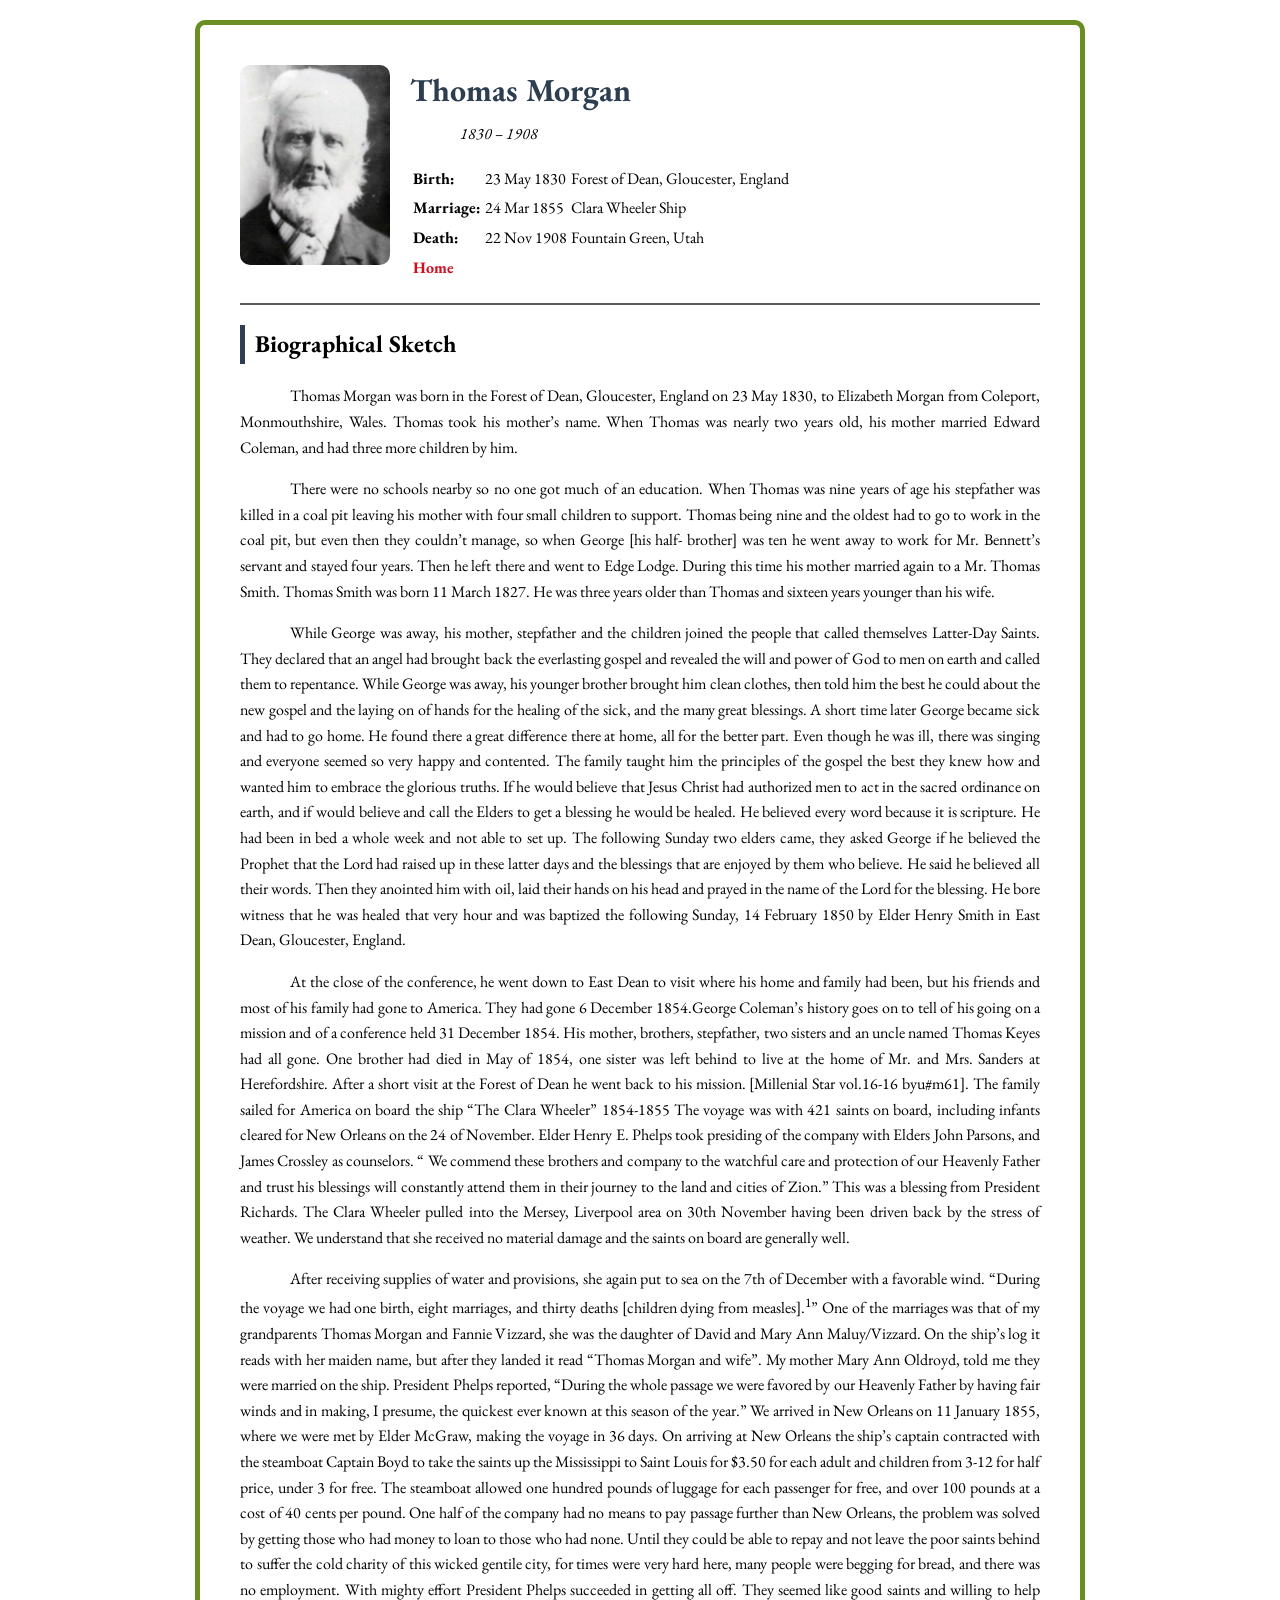
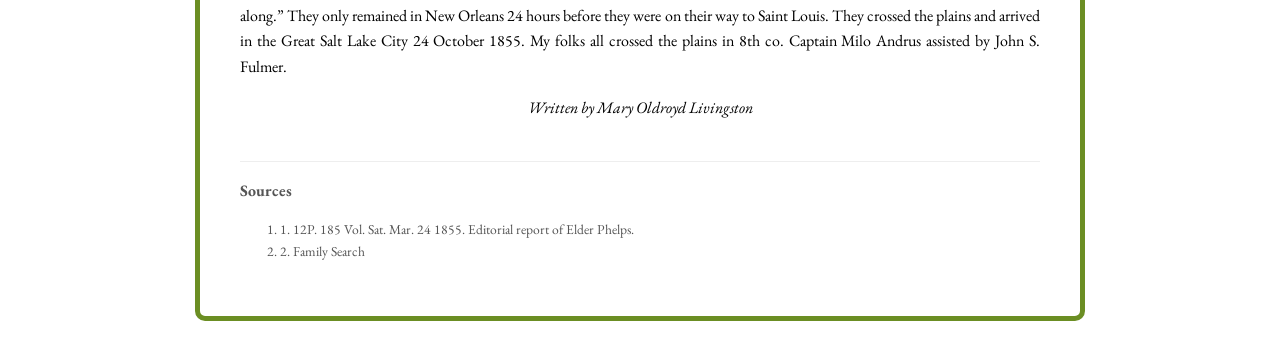
<file: morganthomas01.html>
<!Doctype html>
<html lang="en">
<head>
    <meta charset="UTF-8">
    <meta name="viewport" content="width=device-width, initial-scale=1.0">
    <title>Thomas Morgan</title>
    <link rel="stylesheet" href="./style/style.css">
</head>
<body>
    <div class="ancestor-card">
        <header class="bio-header">
            <div class="profile-photo">
                <img src="./images/morgan_thomas.jpg" alt="Ancestor Name">
            </div>
            <div class="vital-stats">
                <h1>Thomas Morgan</h1>
                <p class="dates">1830 – 1908</p>
                <table>
                    <tr>
                        <th>Birth:</th>
                        <td>23 May 1830</td>
                        <td>Forest of Dean, Gloucester, England</td>
                        </tr>
                    <tr>
                        <th>Marriage:</th>
                        <td>24 Mar 1855</td>
                        <td>Clara Wheeler Ship</td>
                    </tr>
                    <tr>
                        <th>Death:</th>
                        <td> 22 Nov 1908</td>
                        <td>Fountain Green, Utah</td>
                </tr>
                    <tr>
                        <td colspan="3"><a href="index.html">Home</a></td>
                    </tr>
                </table>
                
            </div>
        </header>
        <section class="bio-narrative">
            <h2>Biographical Sketch</h2>
            <p>
            Thomas Morgan was born in the Forest of Dean, Gloucester, England on 23 May 1830, to Elizabeth Morgan from Coleport, Monmouthshire, Wales. Thomas took his mother’s name. When Thomas was nearly two years old, his mother married Edward Coleman, and had three more children by him.
            </p><p>
There were no schools nearby so no one got much of an education. When Thomas was nine years of age his stepfather was killed in a coal pit leaving his mother with four small children to support. Thomas being nine and the oldest had to go to work in the coal pit, but even then they couldn’t manage, so when George [his half- brother] was ten he went away to work for Mr. Bennett’s servant and stayed four years. Then he left there and went to Edge Lodge. During this time his mother married again to a Mr. Thomas Smith. Thomas Smith was born 11 March 1827. He was three years older than Thomas and sixteen years younger than his wife.
            </p><p>
            While George was away, his mother, stepfather and the children joined the people that called themselves Latter-Day Saints. They declared that an angel had brought back the everlasting gospel and revealed the will and power of God to men on earth and called them to repentance. While George was away, his younger brother brought him clean clothes, then told him the best he could about the new gospel and the laying on of hands for the healing of the sick, and the many great blessings. A short time later George became sick and had to go home. He found there a great difference there at home, all for the better part. Even though he was ill, there was singing and everyone seemed so very happy and contented. The family taught him the principles of the gospel the best they knew how and wanted him to embrace the glorious truths. If he would believe that Jesus Christ had authorized men to act in the sacred ordinance on earth, and if would believe and call the Elders to get a blessing he would be healed. He believed every word because it is scripture. He had been in bed a whole week and not able to set up. The following Sunday two elders came, they asked George if he believed the Prophet that the Lord had raised up in these latter days and the blessings that are enjoyed by them who believe. He said he believed all their words. Then they anointed him with oil, laid their hands on his head and prayed in the name of the Lord for the blessing. He bore witness that he was healed that very hour and was baptized the following Sunday, 14 February 1850 by Elder Henry Smith in East Dean, Gloucester, England.
            </p><p>
            At the close of the conference, he went down to East Dean to visit where his home and family had been, but his friends and most of his family had gone to America. They had gone 6 December 1854.George Coleman’s history goes on to tell of his going on a mission and of a conference held 31 December 1854. His mother, brothers, stepfather, two sisters and an uncle named Thomas Keyes had all gone. One brother had died in May of 1854, one sister was left behind to live at the home of Mr. and Mrs. Sanders at Herefordshire. After a short visit at the Forest of Dean he went back to his mission. [Millenial Star vol.16-16 byu#m61]. The family sailed for America on board the ship “The Clara Wheeler” 1854-1855 The voyage was with 421 saints on board, including infants cleared for New Orleans on the 24 of November. Elder Henry E. Phelps took presiding of the company with Elders John Parsons, and James Crossley as counselors. “ We commend these brothers and company to the watchful care and protection of our Heavenly Father and trust his blessings will constantly attend them in their journey to the land and cities of Zion.” This was a blessing from President Richards. The Clara Wheeler pulled into the Mersey, Liverpool area on 30th November having been driven back by the stress of weather. We understand that she received no material damage and the saints on board are generally well. 
            </p><p>
            After receiving supplies of water and provisions, she again put to sea on the 7th of December with a favorable wind. “During the voyage we had one birth, eight marriages, and thirty deaths [children dying from measles].<sup>1</sup>” One of the marriages was that of my grandparents Thomas Morgan and Fannie Vizzard, she was the daughter of David and Mary Ann Maluy/Vizzard. On the ship’s log it reads with her maiden name, but after they landed it read “Thomas Morgan and wife”. My mother Mary Ann Oldroyd, told me they were married on the ship. President Phelps reported, “During the whole passage we were favored by our Heavenly Father by having fair winds and in making, I presume, the quickest ever known at this season of the year.” We arrived in New Orleans on 11 January 1855, where we were met by Elder McGraw, making the voyage in 36 days. On arriving at New Orleans the ship’s captain contracted with the steamboat Captain Boyd to take the saints up the Mississippi to Saint Louis for $3.50 for each adult and children from 3-12 for half price, under 3 for free. The steamboat allowed one hundred pounds of luggage for each passenger for free, and over 100 pounds at a cost of 40 cents per pound. One half of the company had no means to pay passage further than New Orleans, the problem was solved by getting those who had money to loan to those who had none. Until they could be able to repay and not leave the poor saints behind to suffer the cold charity of this wicked gentile city, for times were very hard here, many people were begging for bread, and there was no employment. With mighty effort President Phelps succeeded in getting all off. They seemed like good saints and willing to help along.” They only remained in New Orleans 24 hours before they were on their way to Saint Louis. They crossed the plains and arrived in the Great Salt Lake City 24 October 1855. My folks all crossed the plains in 8th co. Captain Milo Andrus assisted by John S. Fulmer.
            </p><p>
            <section class="detail">Written by Mary Oldroyd Livingston</section>
        </section>
        
            <footer class="bio-sources">
            <h3>Sources</h3>
            <ol>
                <li>1. 12P. 185 Vol. Sat. Mar. 24 1855. Editorial report of Elder Phelps.</li>
                <li>2. Family Search</li>
            </ol>
        </footer>
    </div>
    </body>
</html>
</file>
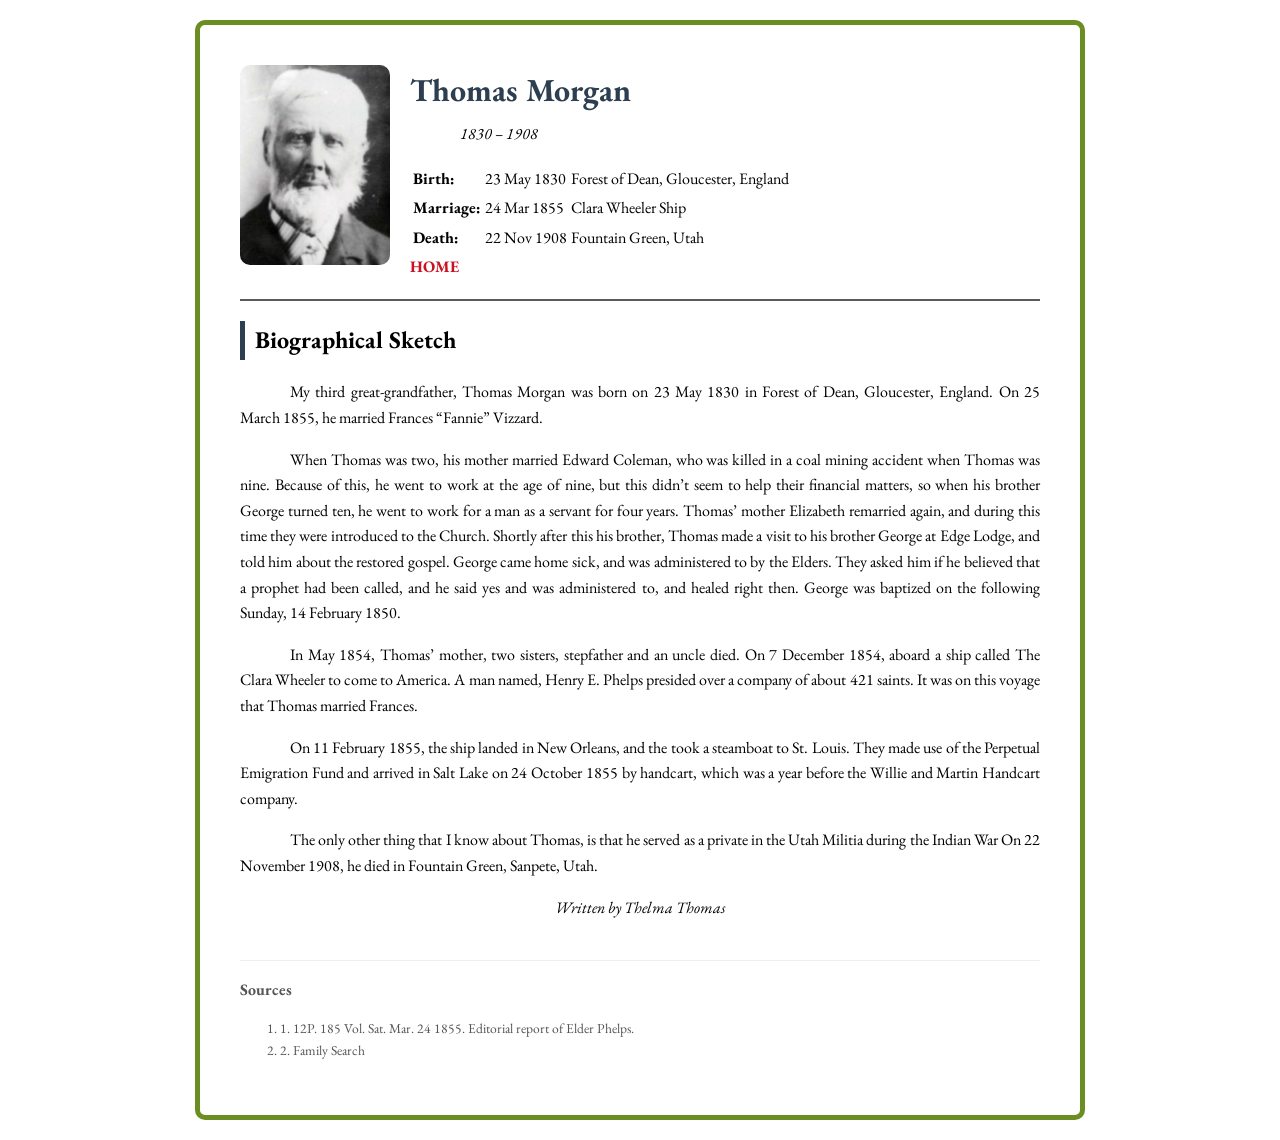
<file: morganthomas02.html>
<!Doctype html>
<html lang="en">
<head>
    <meta charset="UTF-8">
    <meta name="viewport" content="width=device-width, initial-scale=1.0">
    <title>Thomas Morgan</title>
    <link rel="stylesheet" href="./style/style.css">
</head>
<body>
    <div class="ancestor-card">
        <header class="bio-header">
            <div class="profile-photo">
                <img src="./images/morgan_thomas.jpg" alt="Ancestor Name">
            </div>
            <div class="vital-stats">
                <h1>Thomas Morgan</h1>
                <p class="dates">1830 – 1908</p>
                <table>
                    <tr>
                        <th>Birth:</th>
                        <td>23 May 1830</td>
                        <td>Forest of Dean, Gloucester, England</td>
                        </tr>
                    <tr>
                        <th>Marriage:</th>
                        <td>24 Mar 1855</td>
                        <td>Clara Wheeler Ship</td>
                    </tr>
                    <tr>
                        <th>Death:</th>
                        <td> 22 Nov 1908</td>
                        <td>Fountain Green, Utah</td>
                </tr>
                    </table>
                    <section><a href="index.html">HOME</a></section>
            </div>
        </header>
        <section class="bio-narrative">
            <h2>Biographical Sketch</h2>
            <p>
            My third great-grandfather, Thomas Morgan was born on 23 May 1830 in Forest of Dean, Gloucester, England. On 25 March 1855, he married Frances “Fannie” Vizzard.
            </p><p>
            When Thomas was two, his mother married Edward Coleman, who was killed in a coal mining accident when Thomas was nine. Because of this, he went to work at the age of nine, but this didn’t seem to help their financial matters, so when his brother George turned ten, he went to work for a man as a servant for four years. Thomas’ mother Elizabeth remarried again, and during this time they were introduced to the Church. Shortly after this his brother, Thomas made a visit to his brother George at Edge Lodge, and told him about the restored gospel. George came home sick, and was administered to by the Elders. They asked him if he believed that a prophet had been called, and he said yes and was administered to, and healed right then. George was baptized on the following Sunday, 14 February 1850. 
            </p><p>
            In May 1854, Thomas’ mother, two sisters, stepfather and an uncle died. On 7 December 1854, aboard a ship called The Clara Wheeler to come to America. A man named, Henry E. Phelps presided over a company of about 421 saints. It was on this voyage that Thomas married Frances.
            </p><p>
            On 11 February 1855, the ship landed in New Orleans, and the took a steamboat to St. Louis. They made use of the Perpetual Emigration Fund and arrived in Salt Lake on 24 October 1855 by handcart, which was a year before the Willie and Martin Handcart company.
            </p><p>
            The only other thing that I know about Thomas, is that he served as a private in the Utah Militia during the Indian War On 22 November 1908, he died in Fountain Green, Sanpete, Utah.
            </p>
            <section class="detail">Written by Thelma Thomas</section>
            <footer class="bio-sources">
            <h3>Sources</h3>
            <ol>
                <li>1. 12P. 185 Vol. Sat. Mar. 24 1855. Editorial report of Elder Phelps.</li>
                <li>2. Family Search</li>
            </ol>
            </footer>
        </section>
    </div>
    </body>
</html>
</file>
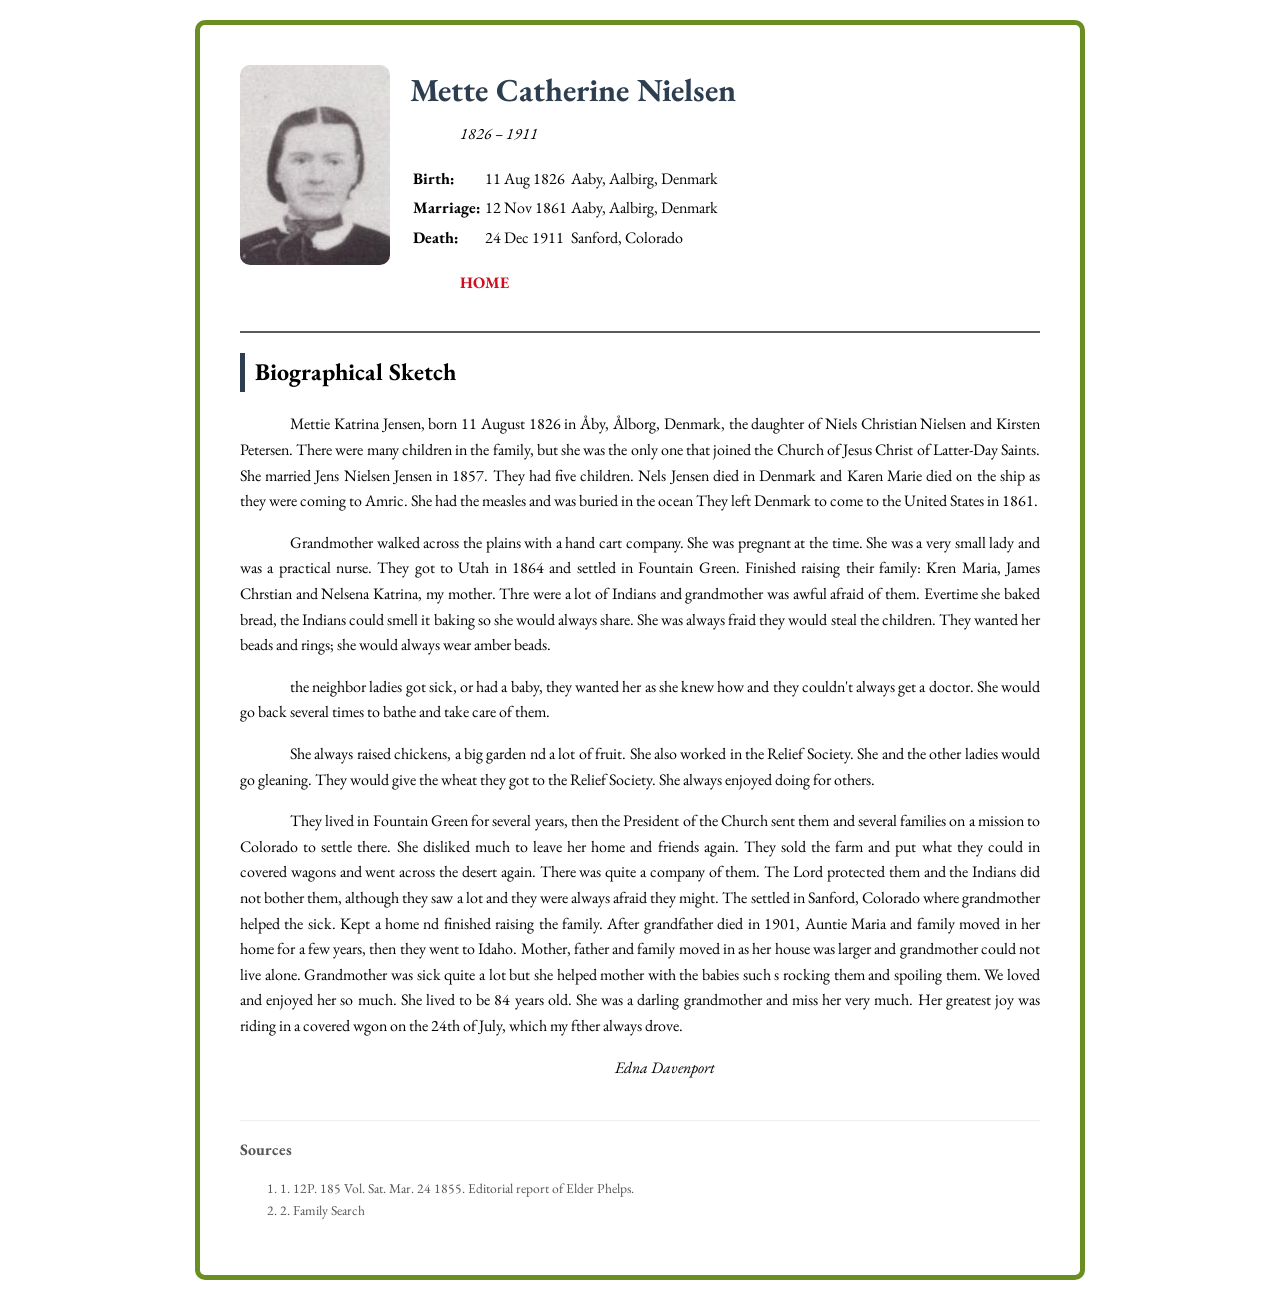
<file: nielsenmettie.html>
<!Doctype html>
<html lang="en">
<head>
    <meta charset="UTF-8">
    <meta name="viewport" content="width=device-width, initial-scale=1.0">
    <title>Mette Catherine Nielsen</title>
    <link rel="stylesheet" href="./style/style.css">
</head>
<body>
    <div class="ancestor-card">
        <header class="bio-header">
            <div class="profile-photo">
                <img src="./images/nelson_catherine.jpg" alt="Ancestor Name">
            </div>
            <div class="vital-stats">
                <h1>Mette Catherine Nielsen</h1>
                <p class="dates">1826 – 1911</p>
                <table>
                    <tr>
                        <th>Birth:</th>
                        <td>11 Aug 1826</td>
                        <td>Aaby, Aalbirg, Denmark</td>
                        </tr>
                    <tr>
                        <th>Marriage:</th>
                        <td>12 Nov 1861</td>
                        <td>Aaby, Aalbirg, Denmark</td>
                    </tr>
                    <tr>
                        <th>Death:</th>
                        <td>24 Dec 1911</td>
                        <td>Sanford, Colorado</td>
                </tr>
                </table>
                <p><a href="index.html">HOME</a></p>
            </div>
        </header>
        <section class="bio-narrative">
            <h2>Biographical Sketch</h2>
            <p>
             Mettie Katrina Jensen, born 11 August 1826 in Åby, Ålborg, Denmark, the daughter of Niels Christian Nielsen and Kirsten Petersen. There were many children in the family, but she was the only one that joined the Church of Jesus Christ of Latter-Day Saints. She married Jens Nielsen Jensen in 1857. They had five children. Nels Jensen died in Denmark and Karen Marie died on the ship as they were coming to Amric. She had the measles and was buried in the ocean They left Denmark to come to the United States in 1861.
            </p>
            <p>
            Grandmother walked across the plains with a hand cart company. She was pregnant at the time. She was a very small lady and was a practical nurse. They got to Utah in 1864 and settled in Fountain Green. Finished raising their family: Kren Maria, James Chrstian and Nelsena Katrina, my mother. Thre were a lot of Indians and grandmother was awful afraid of them. Evertime she baked bread, the Indians could smell it baking so she would always share. She was always fraid they would steal the children. They wanted her beads and rings; she would always wear amber beads.
            </p>
            <p>
            the neighbor ladies got sick, or had a baby, they wanted her as she knew how and they couldn't always get a doctor. She would go back several times to bathe and take care of them.
            </p>
            <p>
            She always raised chickens, a big garden nd a lot of fruit. She also worked in the Relief Society. She and the other ladies would go gleaning. They would give the wheat they got to the Relief Society. She always enjoyed doing for others.
            </p>
            <p>
            They lived in Fountain Green for several years, then the President of the Church sent them and several families on a mission to Colorado to settle there. She disliked much to leave her home and friends again. They sold the farm and put what they could in covered wagons and went across the desert again. There was quite a company of them. The Lord protected them and the Indians did not bother them, although they saw a lot and they were always afraid they might. The settled in Sanford, Colorado where grandmother helped the sick. Kept a home nd finished raising the family. After grandfather died in 1901, Auntie Maria and family moved in her home for a few years, then they went to Idaho. Mother, father and family moved in as her house was larger and grandmother could not live alone. Grandmother was sick quite a lot but she helped mother with the babies such s rocking them and spoiling them. We loved and enjoyed her so much. She lived to be 84 years old. She was a darling grandmother and miss her very much. Her greatest joy was riding in a covered wgon on the 24th of July, which my fther always drove.
            </p>
            <p>
            <p class="detail">Edna Davenport</p>
            <footer class="bio-sources">
            <h3>Sources</h3>
            <ol>
                <li>1. 12P. 185 Vol. Sat. Mar. 24 1855. Editorial report of Elder Phelps.</li>
                <li>2. Family Search</li>
            </ol>
        </footer>
        </section>
    </div>
    </body>
</html>
</file>
<file: style/main.css>
@import url('https://fonts.googleapis.com/css2?family=Cedarville+Cursive&family=EB+Garamond:ital,wght@0,400..800;1,400..800&family=Kristi&family=Monsieur+La+Doulaise&family=UnifrakturCook:wght@700&display=swap');

body {
  font-family: "EB Garamond", serif;
  background-color: #fdfbf7;
  overflow: hidden;
}

/*********** headers ***********/

.title {
  font-family: "Monsieur La Doulaise", cursive;
  color: #2c3539;
  margin-top: 5px;
  padding-top: 5px;
  font-size: 48px;
}

h2 {
  font-family: "EB Garamond", serif;
  font-weight: bolder;
  position: relative;
  margin-top: -30px;
  color: #fff8dc;
  font-size: 2.8em;
  border-radius: 15px;
  background-image: url(untitled.jpg);
  padding-bottom: 5px;
  border: 1px solid #000;
}

.title, h2 {
  text-align: center;
}
/*********** DIVS AND SECTIONS ***********/

.author {
  margin-top: 5px;
  padding-bottom: 7px;
}

.bio {
  margin-top: 5px;
  text-align: left;
}

#mike {
  width: 900px;
  height: 224px;
  color: #2c3539;
  margin-left: auto;
  margin-right: auto;
  padding-bottom: 5px;
  font-weight: bolder;
}

.sources {
  text-align: center;
  border: 3px solid #2c3539;
  background-color: #f5fffa;
  border-radius: 50px;
  margin-top: -75px;
  width: 75%;
    margin-left: auto;
  margin-right: auto;
}

/*********** LINKS ***********/

a {
  color: #2c3539;
  text-decoration: none;
  
}

a:visited {
  color: #2c3539;
  font-weight: 210;
}

a:hover {
  /*color: #cc101f;*/
  font-weight: 420;
  border-bottom: 3px solid #cc101f;
}

/*********** MISC **********/

strong {
  border-bottom: 2px solid #cc101f;
}

sup {
  color: #cc101f;
  font-weight: bolder;
  font-size: 16px;
}

.details {text-transform: uppercase;
  font-weight: 999;
  text-align: center;
}

#note {
  text-align: center;
}

ul {
  list-style-type: none;
}

ul li {
  display: inline;
  text-align: left;
}

.media {
  display: none;
}

/*********************************************************** MOBILE *******************************************************/

@media (min-width: 300px) and (max-width: 600px) {
  
  body {
    font-family: "EB Garamond", serif;
    background-color: #fff;
    overflow: hidden;
  }


  /*********** headers ***********/
  
  .title {
    font-family: "Monsieur La Doulaise", cursive;
    color: #2c3539;
    margin-top: 5px;
    padding-top: 5px;
    font-size: 48px;
  }
  
  h2 {
    background-image: none;
    border: none;
    color: #2c3539;
    border-bottom: 2px solid #cc101f;
    border-radius: 0;
  }
  
  .title, h2 {
    text-align: center;
  }
  
  /*********** DIVS AND SECTIONS ***********/

  div {
    margin-left: auto;
    margin-right: auto;
  }
  
  .author {
    margin-top: 5px;
    padding-bottom: 7px;
    margin-left: auto;
    margin-right: auto;
  }

.bio {
  margin-top: 5px;
  text-align: left;
  margin-left: auto;
  margin-right: auto;
  }
  
  #mike {
    width: 400px;
    color: #2c3539;
    margin-left: auto;
    margin-right: auto;
    padding-bottom: 5px;
    font-weight: bolder;
  }

  .sources {
    text-align: center;
    border: 3px solid #2c3539;
    background-color: #f5fffa;
    border-radius: 15px;
    margin-top: -15px;
    width: 75%;
    margin-left: auto;
    margin-right: auto;
    padding: 5px;
  }

/*********** MISC **********/
  
  ul {
    display: none;
  }
  
  .media {
    text-align: center;
    margin-top: 10px;
    display: block;
    
  }
}
</file>
<file: style/style.css>
@import url('https://fonts.googleapis.com/css2?family=EB+Garamond:ital,wght@0,400..800;1,400..800&display=swap');

body {
    font-family: "EB Garamond", serif;
}

.ancestor-card {
    max-width: 800px;
    margin: 20px auto;
    font-family: "EB Garamond", serif;
    line-height: 1.6;
    border: 5px solid #6b8e23;
    padding: 40px;
    border-radius: 10px;
}


.bio-header {
    display: flex;
    gap: 20px;
    border-bottom: 2px solid #5a5a5a;
    padding-bottom: 20px;
    margin-bottom: 20px;
}

.profile-photo img {
    width: 150px;
    height: 200px;
    object-fit: cover;
    border-radius: 10px;
}

.vital-stats h1 {
    margin: 0; color: #2c3e50;
}

.dates {
    font-style: italic;
    color: #000;
    margin-top: 5px;
}

.quick-facts {
    list-style: none;
    padding: 0;
    font-size: 0.9em;
}

.bio-narrative h2 {
    border-left: 5px solid #2c3e50;
    padding-left: 10px;
}

.bio-sources {
    margin-top: 40px;
    font-size: 0.85em;
    color: #555;
    border-top: 1px solid #eee;
}

.upper {
    text-transform: uppercase;
}

.detail {
    font-style: italic;
    text-align: center;
}

p {
    text-indent: 50px;
}

/********** LINKS **********/

a, a:visited {
    text-decoration: none;
    color: #cc101f;
    font-weight: bolder;
}

a:hover {
    color: #000;
}

section {
    text-align: justify;
}

section ul {
    list-style-type: none;
}

i {
    color: #fff;
}

/********** TABLE **********/
th {
    text-align: left;
}

/*********************************************************** MOBILE *******************************************************/

@media (min-width: 300px) and (max-width: 600px) {
    .ancestor-card {
        border: none;
    }
    
    .profile-photo img {
        width: 100px;
        object-fit: scale-down;
}

    
    h1 {
        font-size: 24px;
    }
    
    table {
        display: box;
        width: 100%;
    }
}
</file>
